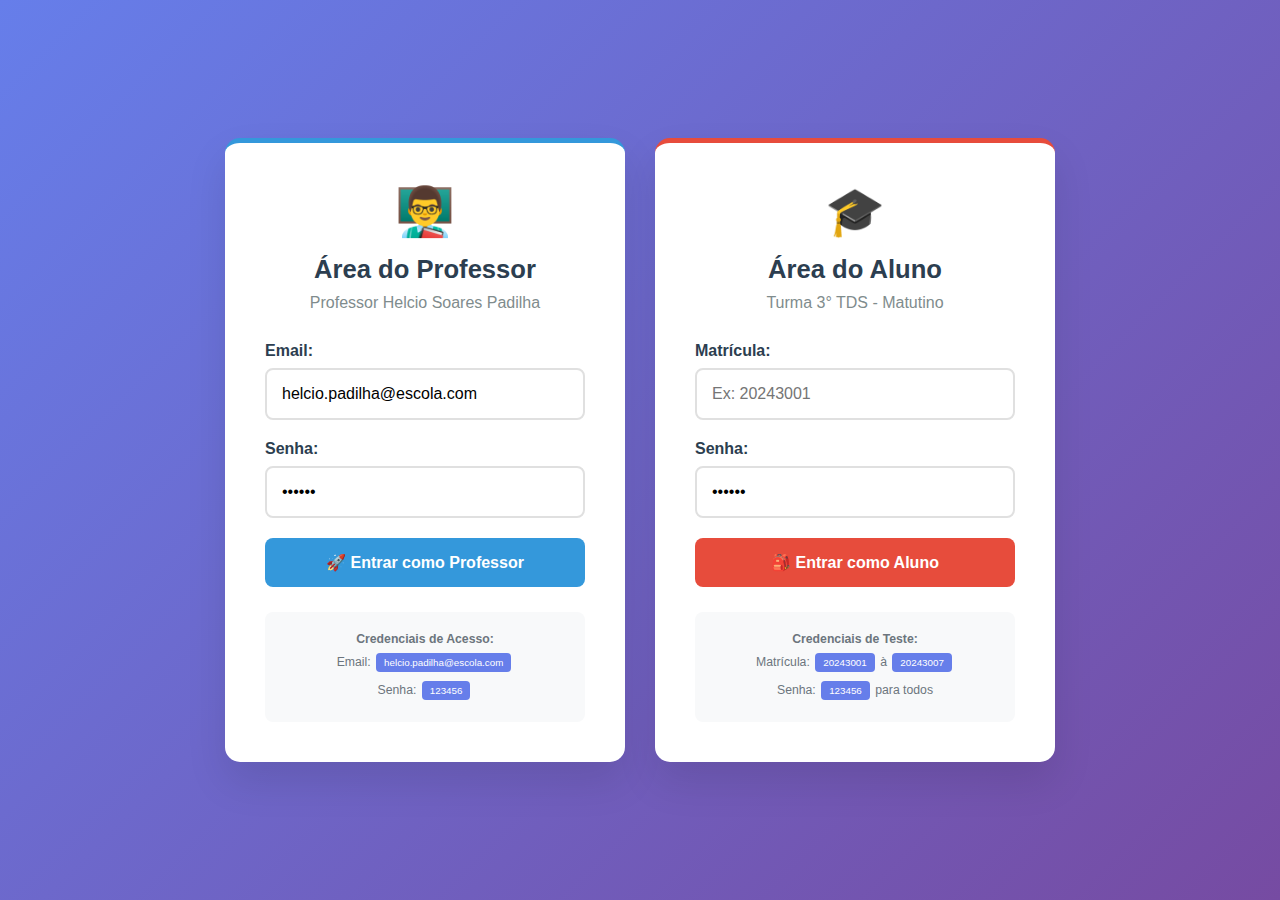
<file: index.html>
<!DOCTYPE html>
<html lang="pt-BR">
<head>
    <meta charset="UTF-8">
    <meta name="viewport" content="width=device-width, initial-scale=1.0">
    <link rel="stylesheet" href="style.css">
    <link rel="manifest" href="manifest.json">
    
    <title>Sistema Acadêmico - 3° TDS</title>
    <style>
        * {
            margin: 0;
            padding: 0;
            box-sizing: border-box;
        }

        body {
            font-family: 'Segoe UI', Tahoma, Geneva, Verdana, sans-serif;
            background: linear-gradient(135deg, #667eea 0%, #764ba2 100%);
            min-height: 100vh;
            display: flex;
            align-items: center;
            justify-content: center;
            padding: 20px;
        }

        .login-container {
            display: flex;
            gap: 30px;
            max-width: 900px;
            width: 100%;
            flex-wrap: wrap;
            justify-content: center;
        }

        .login-card {
            background: white;
            padding: 40px;
            border-radius: 15px;
            box-shadow: 0 20px 40px rgba(0,0,0,0.1);
            width: 100%;
            max-width: 400px;
            text-align: center;
        }

        .login-card.professor {
            border-top: 5px solid #3498db;
        }

        .login-card.aluno {
            border-top: 5px solid #e74c3c;
        }

        .login-header {
            margin-bottom: 30px;
        }

        .login-header h1 {
            font-size: 3em;
            margin-bottom: 15px;
        }

        .login-header h2 {
            color: #2c3e50;
            margin-bottom: 10px;
            font-size: 1.6em;
        }

        .login-header p {
            color: #7f8c8d;
            font-size: 1em;
        }

        .form-group {
            margin-bottom: 20px;
            text-align: left;
        }

        .form-group label {
            display: block;
            margin-bottom: 8px;
            font-weight: 600;
            color: #2c3e50;
        }

        .form-group input {
            width: 100%;
            padding: 15px;
            border: 2px solid #e0e0e0;
            border-radius: 8px;
            font-size: 16px;
            transition: border-color 0.3s;
        }

        .form-group input:focus {
            outline: none;
            border-color: #667eea;
        }

        .btn {
            padding: 15px 25px;
            border: none;
            border-radius: 8px;
            font-size: 16px;
            cursor: pointer;
            transition: all 0.3s ease;
            text-decoration: none;
            display: inline-block;
            text-align: center;
            width: 100%;
        }

        .btn-professor {
            background: #3498db;
            color: white;
            font-weight: 600;
        }

        .btn-professor:hover {
            background: #2980b9;
            transform: translateY(-2px);
        }

        .btn-aluno {
            background: #e74c3c;
            color: white;
            font-weight: 600;
        }

        .btn-aluno:hover {
            background: #c0392b;
            transform: translateY(-2px);
        }

        .login-footer {
            margin-top: 25px;
            padding: 15px;
            background: #f8f9fa;
            border-radius: 8px;
            font-size: 0.85em;
            color: #6c757d;
        }

        .login-footer p {
            margin: 5px 0;
            font-size: 0.9em;
        }

        .credential-badge {
            display: inline-block;
            background: #667eea;
            color: white;
            padding: 4px 8px;
            border-radius: 4px;
            font-size: 0.8em;
            margin: 2px;
        }

        .alert {
            position: fixed;
            top: 20px;
            right: 20px;
            padding: 15px 20px;
            border-radius: 8px;
            z-index: 10000;
            box-shadow: 0 4px 15px rgba(0,0,0,0.2);
            font-weight: 500;
            color: white;
        }

        .alert-success {
            background: #27ae60;
        }

        .alert-error {
            background: #e74c3c;
        }

        @media (max-width: 768px) {
            .login-container {
                flex-direction: column;
                align-items: center;
            }
            
            .login-card {
                max-width: 100%;
            }
        }
    </style>
</head>
<body>
    <div class="login-container">
        <!-- Login Professor -->
        <div class="login-card professor">
            <div class="login-header">
                <h1>👨‍🏫</h1>
                <h2>Área do Professor</h2>
                <p>Professor Helcio Soares Padilha</p>
            </div>

            <form id="loginProfessorForm">
                <div class="form-group">
                    <label for="professorEmail">Email:</label>
                    <input type="email" id="professorEmail" required value="helcio.padilha@escola.com">
                </div>

                <div class="form-group">
                    <label for="professorSenha">Senha:</label>
                    <input type="password" id="professorSenha" required value="123456">
                </div>

                <button type="button" onclick="fazerLogin('professor')" class="btn btn-professor">🚀 Entrar como Professor</button>
            </form>

            <div class="login-footer">
                <p><strong>Credenciais de Acesso:</strong></p>
                <p>Email: <span class="credential-badge">helcio.padilha@escola.com</span></p>
                <p>Senha: <span class="credential-badge">123456</span></p>
            </div>
        </div>

        <!-- Login Aluno -->
        <div class="login-card aluno">
            <div class="login-header">
                <h1>🎓</h1>
                <h2>Área do Aluno</h2>
                <p>Turma 3° TDS - Matutino</p>
            </div>

            <form id="loginAlunoForm">
                <div class="form-group">
                    <label for="alunoMatricula">Matrícula:</label>
                    <input type="text" id="alunoMatricula" required placeholder="Digite sua matrícula">
                </div>

                <div class="form-group">
                    <label for="alunoSenha">Senha:</label>
                    <input type="password" id="alunoSenha" required value="123456">
                </div>

                <button type="button" onclick="fazerLogin('aluno')" class="btn btn-aluno">🎒 Entrar como Aluno</button>
            </form>

            <div class="login-footer">
                <p><strong>Credenciais de Teste:</strong></p>
                <p>Matrícula: <span class="credential-badge">20243001</span> à <span class="credential-badge">20243007</span></p>
                <p>Senha: <span class="credential-badge">123456</span> para todos</p>
            </div>
        </div>
    </div>

    <script>
        // Dados de usuários
        const USUARIOS = {
            professor: [
                { 
                    id: 1, 
                    email: 'helcio.padilha@escola.com', 
                    senha: '123456', 
                    nome: 'Helcio Soares Padilha', 
                    tipo: 'professor',
                    turma: '3° TDS'
                }
            ],
            alunos: [
                { id: 1, matricula: '20243001', senha: '123456', nome: 'Anna Julia de Lima', tipo: 'aluno', turma: '3° TDS' },
                { id: 2, matricula: '20243002', senha: '123456', nome: 'Adrian Rodrigo', tipo: 'aluno', turma: '3° TDS' },
                { id: 3, matricula: '20243003', senha: '123456', nome: 'Hygor Meireles', tipo: 'aluno', turma: '3° TDS' },
                { id: 4, matricula: '20243004', senha: '123456', nome: 'Pedro Henrique Camargo', tipo: 'aluno', turma: '3° TDS' },
                { id: 5, matricula: '20243005', senha: '123456', nome: 'Emilly Vieira', tipo: 'aluno', turma: '3° TDS' },
                { id: 6, matricula: '20243006', senha: '123456', nome: 'Thiago Tavares', tipo: 'aluno', turma: '3° TDS' },
                { id: 7, matricula: '20243007', senha: '123456', nome: 'Vinicius Fidelis', tipo: 'aluno', turma: '3° TDS' }
            ]
        };

        // Função para mostrar alertas
        function showAlert(message, type = 'success') {
            const alertasExistentes = document.querySelectorAll('.alert');
            alertasExistentes.forEach(alert => alert.remove());

            const alert = document.createElement('div');
            alert.className = `alert alert-${type}`;
            alert.textContent = message;
            alert.style.background = type === 'success' ? '#27ae60' : '#e74c3c';
            
            document.body.appendChild(alert);
            
            setTimeout(() => {
                if (alert.parentNode) {
                    alert.remove();
                }
            }, 3000);
        }

        // Função principal de login
        function fazerLogin(tipo) {
            if (tipo === 'professor') {
                const email = document.getElementById('professorEmail').value;
                const senha = document.getElementById('professorSenha').value;

                const usuario = USUARIOS.professor.find(u => u.email === email && u.senha === senha);
                
                if (usuario) {
                    localStorage.setItem('usuarioLogado', JSON.stringify(usuario));
                    showAlert(`Bem-vindo, Professor ${usuario.nome}!`, 'success');
                    setTimeout(() => {
                        window.location.href = 'professor-dashboard.html';
                    }, 1000);
                } else {
                    showAlert('Email ou senha do professor incorretos!', 'error');
                }
            } else if (tipo === 'aluno') {
                const matricula = document.getElementById('alunoMatricula').value;
                const senha = document.getElementById('alunoSenha').value;

                const usuario = USUARIOS.alunos.find(u => u.matricula === matricula && u.senha === senha);
                
                if (usuario) {
                    localStorage.setItem('usuarioLogado', JSON.stringify(usuario));
                    showAlert(`Bem-vindo, ${usuario.nome}!`, 'success');
                    setTimeout(() => {
                        window.location.href = 'aluno-dashboard.html';
                    }, 1000);
                } else {
                    showAlert('Matrícula ou senha do aluno incorretos!', 'error');
                }
            }
        }

        // Permitir Enter para fazer login
        document.addEventListener('DOMContentLoaded', function() {
            document.getElementById('professorSenha').addEventListener('keypress', function(e) {
                if (e.key === 'Enter') {
                    fazerLogin('professor');
                }
            });

            document.getElementById('alunoSenha').addEventListener('keypress', function(e) {
                if (e.key === 'Enter') {
                    fazerLogin('aluno');
                }
            });

            // Preencher matrículas de exemplo no placeholder
            document.getElementById('alunoMatricula').placeholder = 'Ex: 20243001';
        });
    </script>
</body>
</html>
</file>
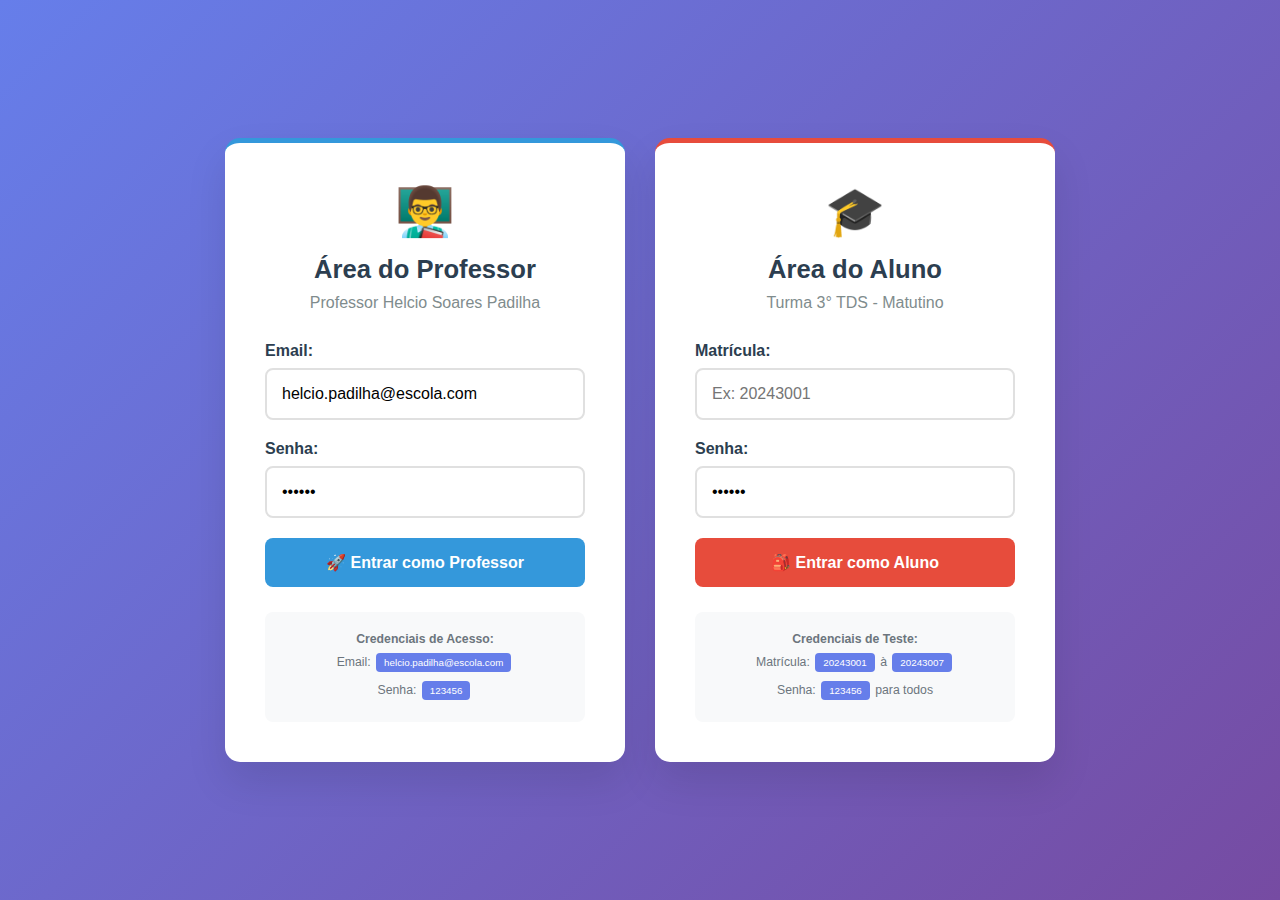
<file:  minhas-atividades.html>
<!DOCTYPE html>
<html lang="pt-BR">
<head>
    <meta charset="UTF-8">
    <meta name="viewport" content="width=device-width, initial-scale=1.0">
    <title>Minhas Atividades - 3° TDS</title>
    <style>
        * {
            margin: 0;
            padding: 0;
            box-sizing: border-box;
        }

        body {
            font-family: 'Segoe UI', Tahoma, Geneva, Verdana, sans-serif;
            background: #f8f9fa;
            min-height: 100vh;
        }

        header {
            background: linear-gradient(135deg, #2c3e50, #34495e);
            color: white;
            padding: 25px 30px;
            box-shadow: 0 4px 15px rgba(0,0,0,0.1);
        }

        .header-content {
            display: flex;
            justify-content: space-between;
            align-items: center;
            flex-wrap: wrap;
            gap: 20px;
            max-width: 1200px;
            margin: 0 auto;
        }

        .header-content h1 {
            margin: 0;
            color: white;
            font-size: 2.2em;
        }

        .header-content p {
            margin: 8px 0 0 0;
            color: #bdc3c7;
        }

        .btn {
            padding: 12px 25px;
            border: none;
            border-radius: 8px;
            font-size: 16px;
            cursor: pointer;
            transition: all 0.3s ease;
            text-decoration: none;
            display: inline-block;
            text-align: center;
        }

        .btn-primary {
            background: #667eea;
            color: white;
        }

        .btn-primary:hover {
            background: #5a6fd8;
            transform: translateY(-2px);
        }

        .btn-secondary {
            background: #95a5a6;
            color: white;
        }

        .btn-secondary:hover {
            background: #7f8c8d;
        }

        .btn-logout {
            background: #e74c3c;
            color: white;
        }

        .main-content {
            padding: 30px;
            max-width: 1200px;
            margin: 0 auto;
        }

        .filters {
            background: white;
            padding: 25px;
            border-radius: 12px;
            margin-bottom: 25px;
            display: flex;
            gap: 20px;
            flex-wrap: wrap;
            align-items: end;
            box-shadow: 0 2px 10px rgba(0,0,0,0.1);
        }

        .filter-group {
            flex: 1;
            min-width: 200px;
        }

        .filter-group label {
            display: block;
            margin-bottom: 8px;
            font-weight: 600;
            color: #2c3e50;
        }

        .filter-group select {
            width: 100%;
            padding: 12px;
            border: 2px solid #e0e0e0;
            border-radius: 8px;
            font-size: 14px;
        }

        .actions {
            margin-bottom: 20px;
            display: flex;
            gap: 15px;
            flex-wrap: wrap;
        }

        .atividades-grid {
            display: grid;
            grid-template-columns: repeat(auto-fit, minmax(350px, 1fr));
            gap: 25px;
            margin-bottom: 30px;
        }

        .atividade-card {
            background: white;
            border-radius: 12px;
            padding: 25px;
            box-shadow: 0 4px 15px rgba(0,0,0,0.1);
            border-left: 5px solid #667eea;
        }

        .atividade-card.atrasada {
            border-left-color: #e74c3c;
        }

        .atividade-card.entregue {
            border-left-color: #27ae60;
        }

        .atividade-card.pendente {
            border-left-color: #f39c12;
        }

        .atividade-header {
            display: flex;
            justify-content: between;
            align-items: flex-start;
            margin-bottom: 15px;
        }

        .atividade-title {
            flex: 1;
        }

        .atividade-title h3 {
            color: #2c3e50;
            margin-bottom: 5px;
            font-size: 1.3em;
        }

        .atividade-disciplina {
            color: #667eea;
            font-weight: 600;
            font-size: 0.9em;
        }

        .atividade-status {
            padding: 6px 12px;
            border-radius: 20px;
            font-size: 0.8em;
            font-weight: 600;
        }

        .status-entregue {
            background: #d4edda;
            color: #155724;
        }

        .status-pendente {
            background: #fff3cd;
            color: #856404;
        }

        .status-atrasada {
            background: #f8d7da;
            color: #721c24;
        }

        .atividade-info {
            margin-bottom: 15px;
        }

        .info-item {
            display: flex;
            margin-bottom: 8px;
            color: #666;
        }

        .info-label {
            font-weight: 600;
            min-width: 120px;
            color: #2c3e50;
        }

        .atividade-descricao {
            background: #f8f9fa;
            padding: 15px;
            border-radius: 8px;
            margin-bottom: 15px;
            font-size: 0.95em;
            line-height: 1.5;
        }

        .atividade-actions {
            display: flex;
            gap: 10px;
            flex-wrap: wrap;
        }

        .btn-small {
            padding: 8px 15px;
            font-size: 0.9em;
        }

        .alert {
            position: fixed;
            top: 20px;
            right: 20px;
            padding: 15px 20px;
            border-radius: 8px;
            z-index: 10000;
            box-shadow: 0 4px 15px rgba(0,0,0,0.2);
            font-weight: 500;
            color: white;
            background: #27ae60;
        }

        @media (max-width: 768px) {
            .filters {
                flex-direction: column;
            }
            
            .filter-group {
                min-width: 100%;
            }
            
            .atividades-grid {
                grid-template-columns: 1fr;
            }
            
            .atividade-header {
                flex-direction: column;
                gap: 10px;
            }
        }
    </style>
</head>
<body>
    <header>
        <div class="header-content">
            <div>
                <h1>📝 Minhas Atividades - 3° TDS</h1>
                <p>Controle de tarefas e trabalhos acadêmicos</p>
            </div>
            <div>
                <a href="index.html" class="btn btn-secondary">🏠 Início</a>
                <button onclick="logout()" class="btn btn-logout">🚪 Sair</button>
            </div>
        </div>
    </header>

    <main class="main-content">
        <div class="filters">
            <div class="filter-group">
                <label for="status">Filtrar por Status:</label>
                <select id="status">
                    <option value="todos">Todas as Atividades</option>
                    <option value="pendente">Pendentes</option>
                    <option value="entregue">Entregues</option>
                    <option value="atrasada">Atrasadas</option>
                </select>
            </div>
            <div class="filter-group">
                <label for="disciplina">Filtrar por Disciplina:</label>
                <select id="disciplina">
                    <option value="todas">Todas as Disciplinas</option>
                    <option value="TDS-301">Desenvolvimento Web</option>
                    <option value="TDS-302">Banco de Dados</option>
                    <option value="TDS-303">Programação Mobile</option>
                    <option value="TDS-304">Redes de Computadores</option>
                    <option value="TDS-305">Engenharia de Software</option>
                </select>
            </div>
        </div>

        <div class="actions">
            <button onclick="novaAtividade()" class="btn btn-primary">➕ Nova Atividade</button>
            <button onclick="exportarAtividades()" class="btn btn-primary">📥 Exportar Lista</button>
        </div>

        <div class="atividades-grid" id="atividadesGrid">
            <!-- Atividade 1 -->
            <div class="atividade-card pendente">
                <div class="atividade-header">
                    <div class="atividade-title">
                        <h3>Projeto Site E-commerce</h3>
                        <div class="atividade-disciplina">TDS-301 - Desenvolvimento Web</div>
                    </div>
                    <span class="atividade-status status-pendente">Pendente</span>
                </div>
                <div class="atividade-info">
                    <div class="info-item">
                        <span class="info-label">📅 Entrega:</span>
                        <span>15/12/2024</span>
                    </div>
                    <div class="info-item">
                        <span class="info-label">⏰ Faltam:</span>
                        <span>15 dias</span>
                    </div>
                    <div class="info-item">
                        <span class="info-label">📊 Valor:</span>
                        <span>10.0 pontos</span>
                    </div>
                </div>
                <div class="atividade-descricao">
                    Desenvolver um site completo de e-commerce utilizando HTML, CSS, JavaScript e integração com API. Deve conter: catálogo de produtos, carrinho de compras, checkout e área administrativa.
                </div>
                <div class="atividade-actions">
                    <button class="btn btn-primary btn-small" onclick="entregarAtividade(1)">📤 Entregar</button>
                    <button class="btn btn-secondary btn-small" onclick="detalhesAtividade(1)">👁️ Detalhes</button>
                </div>
            </div>

            <!-- Atividade 2 -->
            <div class="atividade-card entregue">
                <div class="atividade-header">
                    <div class="atividade-title">
                        <h3>Modelagem Banco Biblioteca</h3>
                        <div class="atividade-disciplina">TDS-302 - Banco de Dados</div>
                    </div>
                    <span class="atividade-status status-entregue">Entregue</span>
                </div>
                <div class="atividade-info">
                    <div class="info-item">
                        <span class="info-label">📅 Entrega:</span>
                        <span>01/12/2024</span>
                    </div>
                    <div class="info-item">
                        <span class="info-label">✅ Entregue em:</span>
                        <span>30/11/2024</span>
                    </div>
                    <div class="info-item">
                        <span class="info-label">🎯 Nota:</span>
                        <span>9.5/10.0</span>
                    </div>
                </div>
                <div class="atividade-descricao">
                    Criar modelo conceitual, lógico e físico para sistema de biblioteca. Incluir: livros, autores, usuários, empréstimos, reservas e multas.
                </div>
                <div class="atividade-actions">
                    <button class="btn btn-secondary btn-small" onclick="detalhesAtividade(2)">👁️ Detalhes</button>
                    <button class="btn btn-secondary btn-small" onclick="baixarArquivo(2)">📥 Download</button>
                </div>
            </div>

            <!-- Atividade 3 -->
            <div class="atividade-card pendente">
                <div class="atividade-header">
                    <div class="atividade-title">
                        <h3>App Calculadora React Native</h3>
                        <div class="atividade-disciplina">TDS-303 - Programação Mobile</div>
                    </div>
                    <span class="atividade-status status-pendente">Pendente</span>
                </div>
                <div class="atividade-info">
                    <div class="info-item">
                        <span class="info-label">📅 Entrega:</span>
                        <span>20/12/2024</span>
                    </div>
                    <div class="info-item">
                        <span class="info-label">⏰ Faltam:</span>
                        <span>20 dias</span>
                    </div>
                    <div class="info-item">
                        <span class="info-label">📊 Valor:</span>
                        <span>8.0 pontos</span>
                    </div>
                </div>
                <div class="atividade-descricao">
                    Desenvolver aplicativo de calculadora em React Native com operações básicas e científicas. Deve funcionar em Android e iOS.
                </div>
                <div class="atividade-actions">
                    <button class="btn btn-primary btn-small" onclick="entregarAtividade(3)">📤 Entregar</button>
                    <button class="btn btn-secondary btn-small" onclick="detalhesAtividade(3)">👁️ Detalhes</button>
                </div>
            </div>

            <!-- Atividade 4 -->
            <div class="atividade-card atrasada">
                <div class="atividade-header">
                    <div class="atividade-title">
                        <h3>Relatório Topologia Rede</h3>
                        <div class="atividade-disciplina">TDS-304 - Redes de Computadores</div>
                    </div>
                    <span class="atividade-status status-atrasada">Atrasada</span>
                </div>
                <div class="atividade-info">
                    <div class="info-item">
                        <span class="info-label">📅 Entrega:</span>
                        <span>25/11/2024</span>
                    </div>
                    <div class="info-item">
                        <span class="info-label">⚠️ Atraso:</span>
                        <span>5 dias</span>
                    </div>
                    <div class="info-item">
                        <span class="info-label">📊 Valor:</span>
                        <span>7.0 pontos</span>
                    </div>
                </div>
                <div class="atividade-descricao">
                    Elaborar relatório comparativo entre topologias de rede: estrela, barramento, anel e malha. Incluir vantagens, desvantagens e cenários de uso.
                </div>
                <div class="atividade-actions">
                    <button class="btn btn-primary btn-small" onclick="entregarAtividade(4)">📤 Entregar</button>
                    <button class="btn btn-secondary btn-small" onclick="solicitarProrrogacao(4)">📅 Prorrogar</button>
                </div>
            </div>

            <!-- Atividade 5 -->
            <div class="atividade-card pendente">
                <div class="atividade-header">
                    <div class="atividade-title">
                        <h3>Diagrama Casos de Uso</h3>
                        <div class="atividade-disciplina">TDS-305 - Engenharia de Software</div>
                    </div>
                    <span class="atividade-status status-pendente">Pendente</span>
                </div>
                <div class="atividade-info">
                    <div class="info-item">
                        <span class="info-label">📅 Entrega:</span>
                        <span>10/12/2024</span>
                    </div>
                    <div class="info-item">
                        <span class="info-label">⏰ Faltam:</span>
                        <span>10 dias</span>
                    </div>
                    <div class="info-item">
                        <span class="info-label">📊 Valor:</span>
                        <span>6.0 pontos</span>
                    </div>
                </div>
                <div class="atividade-descricao">
                    Criar diagrama de casos de uso para sistema de gestão acadêmica. Incluir atores, casos de uso e relacionamentos.
                </div>
                <div class="atividade-actions">
                    <button class="btn btn-primary btn-small" onclick="entregarAtividade(5)">📤 Entregar</button>
                    <button class="btn btn-secondary btn-small" onclick="detalhesAtividade(5)">👁️ Detalhes</button>
                </div>
            </div>
        </div>
    </main>

    <script>
        function showAlert(message, type = 'success') {
            const alertasExistentes = document.querySelectorAll('.alert');
            alertasExistentes.forEach(alert => alert.remove());

            const alert = document.createElement('div');
            alert.className = `alert`;
            alert.textContent = message;
            alert.style.background = type === 'success' ? '#27ae60' : '#e74c3c';
            
            document.body.appendChild(alert);
            
            setTimeout(() => {
                if (alert.parentNode) {
                    alert.remove();
                }
            }, 3000);
        }

        function filtrarAtividades() {
            const statusFilter = document.getElementById('status').value;
            const disciplinaFilter = document.getElementById('disciplina').value;
            
            const cards = document.querySelectorAll('.atividade-card');
            
            cards.forEach(card => {
                const status = card.classList.contains('entregue') ? 'entregue' : 
                             card.classList.contains('atrasada') ? 'atrasada' : 'pendente';
                const disciplina = card.querySelector('.atividade-disciplina').textContent.split(' - ')[0];
                
                const matchStatus = statusFilter === 'todos' || status === statusFilter;
                const matchDisciplina = disciplinaFilter === 'todas' || disciplina === disciplinaFilter;
                
                if (matchStatus && matchDisciplina) {
                    card.style.display = 'block';
                } else {
                    card.style.display = 'none';
                }
            });
        }

        function entregarAtividade(id) {
            showAlert(`Atividade ${id} entregue com sucesso!`, 'success');
            // Simular mudança de status
            setTimeout(() => {
                const card = document.querySelector(`.atividade-card:nth-child(${id})`);
                card.classList.remove('pendente', 'atrasada');
                card.classList.add('entregue');
                card.querySelector('.atividade-status').textContent = 'Entregue';
                card.querySelector('.atividade-status').className = 'atividade-status status-entregue';
            }, 1000);
        }

        function detalhesAtividade(id) {
            showAlert(`Abrindo detalhes da atividade ${id}...`, 'success');
        }

        function baixarArquivo(id) {
            showAlert(`Iniciando download do arquivo ${id}...`, 'success');
        }

        function solicitarProrrogacao(id) {
            if (confirm('Deseja solicitar prorrogação para esta atividade?')) {
                showAlert('Solicitação de prorrogação enviada!', 'success');
            }
        }

        function novaAtividade() {
            showAlert('Abrindo formulário para nova atividade...', 'success');
        }

        function exportarAtividades() {
            showAlert('Exportando lista de atividades...', 'success');
        }

        function logout() {
            if (confirm('Tem certeza que deseja sair?')) {
                localStorage.removeItem('usuarioLogado');
                window.location.href = 'index.html';
            }
        }

        document.addEventListener('DOMContentLoaded', function() {
            const usuarioLogado = localStorage.getItem('usuarioLogado');
            if (!usuarioLogado) {
                window.location.href = 'index.html';
                return;
            }

            document.getElementById('status').addEventListener('change', filtrarAtividades);
            document.getElementById('disciplina').addEventListener('change', filtrarAtividades);
        });
    </script>
</body>
</html>
</file>
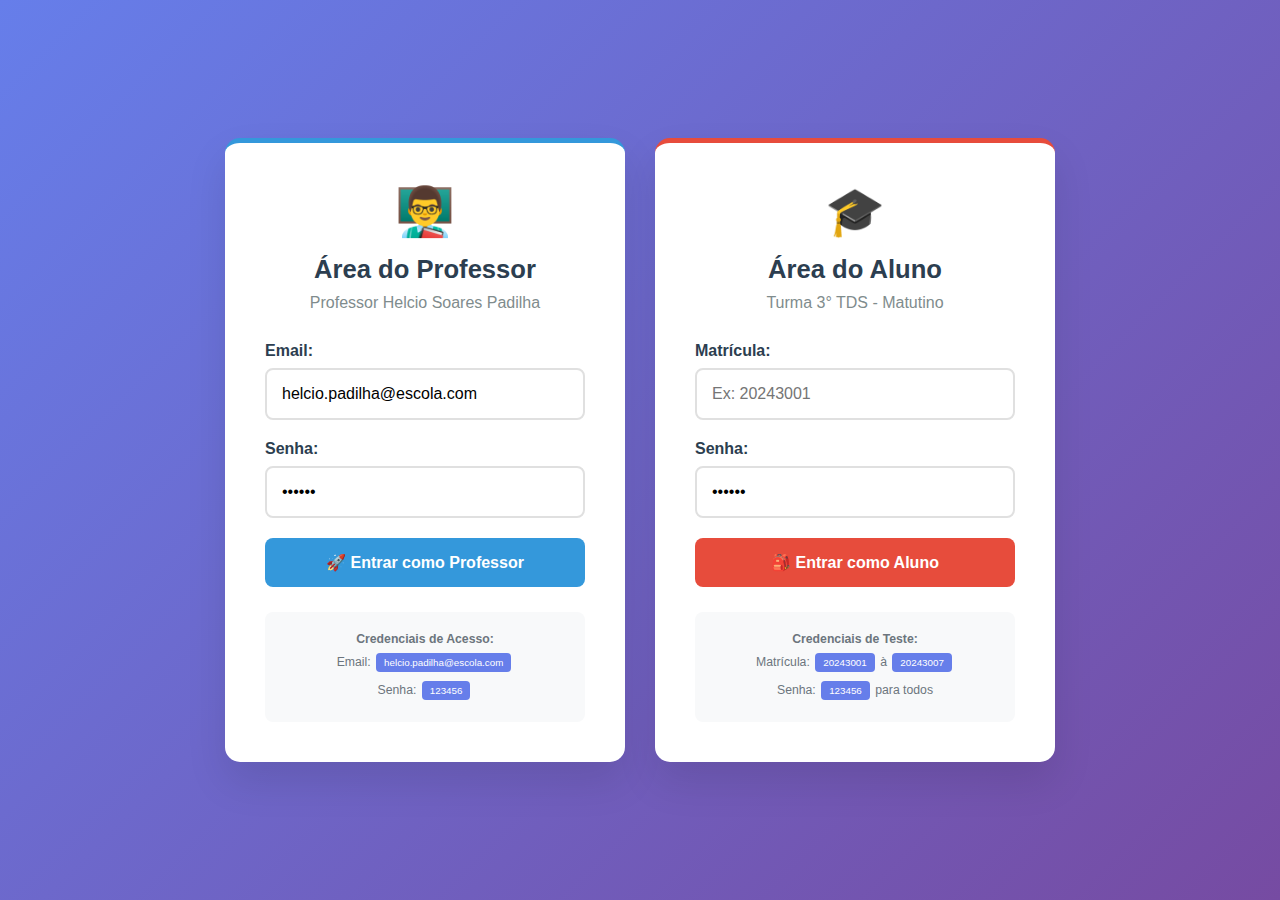
<file:  minhas-notas.html>
<!DOCTYPE html>
<html lang="pt-BR">
<head>
    <meta charset="UTF-8">
    <meta name="viewport" content="width=device-width, initial-scale=1.0">
    <title>Minhas Notas - 3° TDS</title>
    <style>
        * {
            margin: 0;
            padding: 0;
            box-sizing: border-box;
        }

        body {
            font-family: 'Segoe UI', Tahoma, Geneva, Verdana, sans-serif;
            background: #f8f9fa;
            min-height: 100vh;
        }

        header {
            background: linear-gradient(135deg, #2c3e50, #34495e);
            color: white;
            padding: 25px 30px;
            box-shadow: 0 4px 15px rgba(0,0,0,0.1);
        }

        .header-content {
            display: flex;
            justify-content: space-between;
            align-items: center;
            flex-wrap: wrap;
            gap: 20px;
            max-width: 1200px;
            margin: 0 auto;
        }

        .header-content h1 {
            margin: 0;
            color: white;
            font-size: 2.2em;
        }

        .header-content p {
            margin: 8px 0 0 0;
            color: #bdc3c7;
        }

        .btn {
            padding: 12px 25px;
            border: none;
            border-radius: 8px;
            font-size: 16px;
            cursor: pointer;
            transition: all 0.3s ease;
            text-decoration: none;
            display: inline-block;
            text-align: center;
        }

        .btn-primary {
            background: #667eea;
            color: white;
        }

        .btn-primary:hover {
            background: #5a6fd8;
            transform: translateY(-2px);
        }

        .btn-secondary {
            background: #95a5a6;
            color: white;
        }

        .btn-secondary:hover {
            background: #7f8c8d;
        }

        .btn-logout {
            background: #e74c3c;
            color: white;
        }

        .main-content {
            padding: 30px;
            max-width: 1200px;
            margin: 0 auto;
        }

        .filters {
            background: white;
            padding: 25px;
            border-radius: 12px;
            margin-bottom: 25px;
            display: flex;
            gap: 20px;
            flex-wrap: wrap;
            align-items: end;
            box-shadow: 0 2px 10px rgba(0,0,0,0.1);
        }

        .filter-group {
            flex: 1;
            min-width: 200px;
        }

        .filter-group label {
            display: block;
            margin-bottom: 8px;
            font-weight: 600;
            color: #2c3e50;
        }

        .filter-group select {
            width: 100%;
            padding: 12px;
            border: 2px solid #e0e0e0;
            border-radius: 8px;
            font-size: 14px;
        }

        .stats-grid {
            display: grid;
            grid-template-columns: repeat(auto-fit, minmax(200px, 1fr));
            gap: 20px;
            margin-bottom: 30px;
        }

        .stat-card {
            background: white;
            padding: 25px;
            border-radius: 12px;
            box-shadow: 0 4px 15px rgba(0,0,0,0.1);
            text-align: center;
        }

        .stat-number {
            font-size: 2.5em;
            font-weight: bold;
            margin-bottom: 10px;
        }

        .stat-number.media-alta { color: #27ae60; }
        .stat-number.media-media { color: #f39c12; }
        .stat-number.media-baixa { color: #e74c3c; }

        .stat-label {
            color: #7f8c8d;
            font-size: 1em;
        }

        .table-container {
            background: white;
            border-radius: 12px;
            overflow: hidden;
            box-shadow: 0 4px 15px rgba(0,0,0,0.1);
            margin-bottom: 30px;
        }

        table {
            width: 100%;
            border-collapse: collapse;
        }

        th {
            background: #34495e;
            color: white;
            padding: 15px;
            text-align: left;
            font-weight: 600;
        }

        td {
            padding: 15px;
            border-bottom: 1px solid #ecf0f1;
        }

        tr:hover {
            background: #f8f9fa;
        }

        .nota {
            padding: 6px 12px;
            border-radius: 20px;
            font-size: 0.85em;
            font-weight: 600;
            text-align: center;
            display: inline-block;
            min-width: 50px;
        }

        .nota.aprovado { 
            background: #d4edda; 
            color: #155724; 
        }

        .nota.recuperacao { 
            background: #fff3cd; 
            color: #856404; 
        }

        .nota.reprovado { 
            background: #f8d7da; 
            color: #721c24; 
        }

        .media-final {
            font-weight: bold;
            font-size: 1.1em;
        }

        .situacao {
            padding: 6px 12px;
            border-radius: 20px;
            font-size: 0.85em;
            font-weight: 600;
            text-align: center;
        }

        .situacao.aprovado { 
            background: #d4edda; 
            color: #155724; 
        }

        .situacao.recuperacao { 
            background: #fff3cd; 
            color: #856404; 
        }

        .situacao.reprovado { 
            background: #f8d7da; 
            color: #721c24; 
        }

        .alert {
            position: fixed;
            top: 20px;
            right: 20px;
            padding: 15px 20px;
            border-radius: 8px;
            z-index: 10000;
            box-shadow: 0 4px 15px rgba(0,0,0,0.2);
            font-weight: 500;
            color: white;
            background: #27ae60;
        }

        @media (max-width: 768px) {
            .filters {
                flex-direction: column;
            }
            
            .filter-group {
                min-width: 100%;
            }
            
            .stats-grid {
                grid-template-columns: 1fr;
            }
            
            .table-container {
                overflow-x: auto;
            }
        }
    </style>
</head>
<body>
    <header>
        <div class="header-content">
            <div>
                <h1>📊 Minhas Notas - 3° TDS</h1>
                <p>Controle de notas e desempenho acadêmico</p>
            </div>
            <div>
                <a href="index.html" class="btn btn-secondary">🏠 Início</a>
                <button onclick="logout()" class="btn btn-logout">🚪 Sair</button>
            </div>
        </div>
    </header>

    <main class="main-content">
        <div class="filters">
            <div class="filter-group">
                <label for="aluno">Selecionar Aluno:</label>
                <select id="aluno">
                    <option value="todos">Todos os Alunos</option>
                    <option value="20243001">Anna Julia de Lima</option>
                    <option value="20243002">Adrian Rodrigo</option>
                    <option value="20243003">Hygor Meireles</option>
                    <option value="20243004">Pedro Henrique Camargo</option>
                    <option value="20243005">Emilly Vieira</option>
                    <option value="20243006">Thiago Tavares</option>
                    <option value="20243007">Vinicius Fidelis</option>
                </select>
            </div>
            <div class="filter-group">
                <label for="disciplina">Filtrar por Disciplina:</label>
                <select id="disciplina">
                    <option value="todas">Todas as Disciplinas</option>
                    <option value="TDS-301">Desenvolvimento Web</option>
                    <option value="TDS-302">Banco de Dados</option>
                    <option value="TDS-303">Programação Mobile</option>
                    <option value="TDS-304">Redes de Computadores</option>
                    <option value="TDS-305">Engenharia de Software</option>
                </select>
            </div>
        </div>

        <div class="stats-grid">
            <div class="stat-card">
                <div class="stat-number media-alta">7.8</div>
                <div class="stat-label">Média Geral</div>
            </div>
            <div class="stat-card">
                <div class="stat-number media-alta">4</div>
                <div class="stat-label">Disciplinas Aprovadas</div>
            </div>
            <div class="stat-card">
                <div class="stat-number media-media">1</div>
                <div class="stat-label">Em Recuperação</div>
            </div>
            <div class="stat-card">
                <div class="stat-number media-alta">85%</div>
                <div class="stat-label">Frequência</div>
            </div>
        </div>

        <div class="table-container">
            <table id="tabelaNotas">
                <thead>
                    <tr>
                        <th>Disciplina</th>
                        <th>N1</th>
                        <th>N2</th>
                        <th>N3</th>
                        <th>N4</th>
                        <th>Média</th>
                        <th>Situação</th>
                    </tr>
                </thead>
                <tbody>
                    <tr>
                        <td><strong>TDS-301</strong><br>Desenvolvimento Web</td>
                        <td><span class="nota aprovado">8.5</span></td>
                        <td><span class="nota aprovado">7.8</span></td>
                        <td><span class="nota aprovado">9.2</span></td>
                        <td><span class="nota aprovado">8.0</span></td>
                        <td class="media-final">8.4</td>
                        <td><span class="situacao aprovado">Aprovado</span></td>
                    </tr>
                    <tr>
                        <td><strong>TDS-302</strong><br>Banco de Dados</td>
                        <td><span class="nota aprovado">7.0</span></td>
                        <td><span class="nota aprovado">6.5</span></td>
                        <td><span class="nota aprovado">8.8</span></td>
                        <td><span class="nota aprovado">7.5</span></td>
                        <td class="media-final">7.5</td>
                        <td><span class="situacao aprovado">Aprovado</span></td>
                    </tr>
                    <tr>
                        <td><strong>TDS-303</strong><br>Programação Mobile</td>
                        <td><span class="nota aprovado">9.0</span></td>
                        <td><span class="nota aprovado">8.5</span></td>
                        <td><span class="nota aprovado">9.5</span></td>
                        <td><span class="nota aprovado">8.8</span></td>
                        <td class="media-final">8.9</td>
                        <td><span class="situacao aprovado">Aprovado</span></td>
                    </tr>
                    <tr>
                        <td><strong>TDS-304</strong><br>Redes de Computadores</td>
                        <td><span class="nota aprovado">6.0</span></td>
                        <td><span class="nota recuperacao">5.2</span></td>
                        <td><span class="nota aprovado">7.8</span></td>
                        <td><span class="nota aprovado">6.5</span></td>
                        <td class="media-final">6.4</td>
                        <td><span class="situacao recuperacao">Recuperação</span></td>
                    </tr>
                    <tr>
                        <td><strong>TDS-305</strong><br>Engenharia de Software</td>
                        <td><span class="nota aprovado">8.0</span></td>
                        <td><span class="nota aprovado">7.2</span></td>
                        <td><span class="nota aprovado">8.5</span></td>
                        <td><span class="nota aprovado">7.8</span></td>
                        <td class="media-final">7.9</td>
                        <td><span class="situacao aprovado">Aprovado</span></td>
                    </tr>
                </tbody>
            </table>
        </div>

        <div class="actions">
            <button onclick="imprimirBoletim()" class="btn btn-primary">🖨️ Imprimir Boletim</button>
            <button onclick="exportarNotas()" class="btn btn-primary">📥 Exportar CSV</button>
        </div>
    </main>

    <script>
        function showAlert(message, type = 'success') {
            const alertasExistentes = document.querySelectorAll('.alert');
            alertasExistentes.forEach(alert => alert.remove());

            const alert = document.createElement('div');
            alert.className = `alert`;
            alert.textContent = message;
            alert.style.background = type === 'success' ? '#27ae60' : '#e74c3c';
            
            document.body.appendChild(alert);
            
            setTimeout(() => {
                if (alert.parentNode) {
                    alert.remove();
                }
            }, 3000);
        }

        function filtrarNotas() {
            const alunoFilter = document.getElementById('aluno').value;
            const disciplinaFilter = document.getElementById('disciplina').value;
            
            const linhas = document.querySelectorAll('#tabelaNotas tbody tr');
            
            linhas.forEach(linha => {
                const disciplinaCodigo = linha.cells[0].querySelector('strong').textContent;
                
                const matchAluno = alunoFilter === 'todos';
                const matchDisciplina = disciplinaFilter === 'todas' || disciplinaCodigo === disciplinaFilter;
                
                if (matchAluno && matchDisciplina) {
                    linha.style.display = '';
                } else {
                    linha.style.display = 'none';
                }
            });
        }

        function imprimirBoletim() {
            showAlert('Preparando boletim para impressão...', 'success');
            setTimeout(() => {
                window.print();
            }, 1000);
        }

        function exportarNotas() {
            showAlert('Exportando notas para CSV...', 'success');
            // Simular exportação
            setTimeout(() => {
                showAlert('Notas exportadas com sucesso!', 'success');
            }, 1500);
        }

        function logout() {
            if (confirm('Tem certeza que deseja sair?')) {
                localStorage.removeItem('usuarioLogado');
                window.location.href = 'index.html';
            }
        }

        document.addEventListener('DOMContentLoaded', function() {
            const usuarioLogado = localStorage.getItem('usuarioLogado');
            if (!usuarioLogado) {
                window.location.href = 'index.html';
                return;
            }

            document.getElementById('aluno').addEventListener('change', filtrarNotas);
            document.getElementById('disciplina').addEventListener('change', filtrarNotas);
        });

        // Adicionar estilos para impressão
        const style = document.createElement('style');
        style.textContent = `
            @media print {
                .btn, .filters, .stats-grid, .actions {
                    display: none !important;
                }
                body {
                    background: white !important;
                }
                .table-container {
                    box-shadow: none !important;
                }
            }
        `;
        document.head.appendChild(style);
    </script>

    <style>
        .actions {
            display: flex;
            gap: 15px;
            justify-content: center;
            margin-top: 20px;
            flex-wrap: wrap;
        }
    </style>
</body>
</html>
</file>
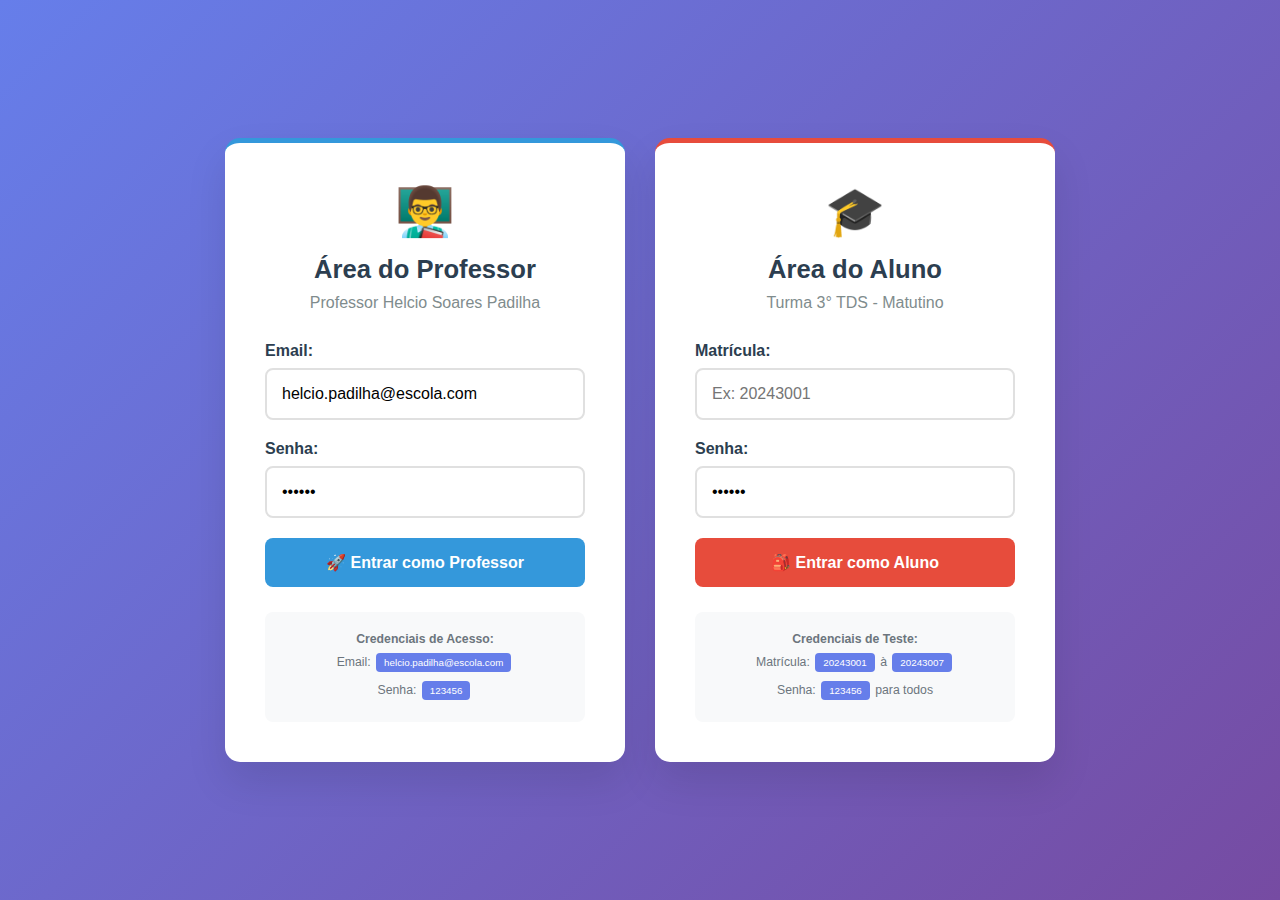
<file:  professor-notas.html>
<!DOCTYPE html>
<html lang="pt-BR">
<head>
    <meta charset="UTF-8">
    <meta name="viewport" content="width=device-width, initial-scale=1.0">
    <title>Lançar Notas - Professor</title>
    <style>
        * {
            margin: 0;
            padding: 0;
            box-sizing: border-box;
        }

        body {
            font-family: 'Segoe UI', Tahoma, Geneva, Verdana, sans-serif;
            background: #f8f9fa;
            min-height: 100vh;
        }

        header {
            background: linear-gradient(135deg, #2c3e50, #34495e);
            color: white;
            padding: 25px 30px;
            box-shadow: 0 4px 15px rgba(0,0,0,0.1);
        }

        .header-content {
            display: flex;
            justify-content: space-between;
            align-items: center;
            flex-wrap: wrap;
            gap: 20px;
            max-width: 1200px;
            margin: 0 auto;
        }

        .header-content h1 {
            margin: 0;
            color: white;
            font-size: 2.2em;
        }

        .header-content p {
            margin: 8px 0 0 0;
            color: #bdc3c7;
        }

        .btn {
            padding: 12px 25px;
            border: none;
            border-radius: 8px;
            font-size: 16px;
            cursor: pointer;
            transition: all 0.3s ease;
            text-decoration: none;
            display: inline-block;
            text-align: center;
        }

        .btn-primary {
            background: #3498db;
            color: white;
        }

        .btn-primary:hover {
            background: #2980b9;
            transform: translateY(-2px);
        }

        .btn-secondary {
            background: #95a5a6;
            color: white;
        }

        .btn-secondary:hover {
            background: #7f8c8d;
        }

        .btn-success {
            background: #27ae60;
            color: white;
        }

        .btn-success:hover {
            background: #219653;
        }

        .btn-logout {
            background: #e74c3c;
            color: white;
        }

        .main-content {
            padding: 30px 20px;
            max-width: 1200px;
            margin: 0 auto;
        }

        .filters {
            background: white;
            padding: 25px;
            border-radius: 12px;
            margin-bottom: 25px;
            display: flex;
            gap: 20px;
            flex-wrap: wrap;
            align-items: end;
            box-shadow: 0 2px 10px rgba(0,0,0,0.1);
        }

        .filter-group {
            flex: 1;
            min-width: 200px;
        }

        .filter-group label {
            display: block;
            margin-bottom: 8px;
            font-weight: 600;
            color: #2c3e50;
        }

        .filter-group select,
        .filter-group input {
            width: 100%;
            padding: 12px;
            border: 2px solid #e0e0e0;
            border-radius: 8px;
            font-size: 14px;
        }

        .notas-container {
            background: white;
            border-radius: 12px;
            padding: 25px;
            box-shadow: 0 4px 15px rgba(0,0,0,0.1);
        }

        .table-container {
            overflow-x: auto;
        }

        table {
            width: 100%;
            border-collapse: collapse;
            margin-bottom: 20px;
        }

        th {
            background: #34495e;
            color: white;
            padding: 15px;
            text-align: left;
            font-weight: 600;
        }

        td {
            padding: 15px;
            border-bottom: 1px solid #ecf0f1;
        }

        tr:hover {
            background: #f8f9fa;
        }

        .nota-input {
            width: 80px;
            padding: 8px;
            border: 2px solid #e0e0e0;
            border-radius: 6px;
            text-align: center;
            font-size: 14px;
        }

        .nota-input:focus {
            outline: none;
            border-color: #3498db;
        }

        .aluno-info {
            display: flex;
            align-items: center;
            gap: 15px;
        }

        .aluno-avatar {
            width: 40px;
            height: 40px;
            background: #3498db;
            border-radius: 50%;
            display: flex;
            align-items: center;
            justify-content: center;
            color: white;
            font-weight: bold;
        }

        .actions {
            display: flex;
            gap: 10px;
            justify-content: flex-end;
            margin-top: 20px;
            padding-top: 20px;
            border-top: 1px solid #ecf0f1;
        }

        .disciplina-header {
            background: #f8f9fa;
            padding: 20px;
            border-radius: 8px;
            margin-bottom: 20px;
        }

        .disciplina-header h3 {
            color: #2c3e50;
            margin-bottom: 5px;
        }

        .disciplina-info {
            color: #7f8c8d;
            font-size: 0.9em;
        }

        .status-badge {
            padding: 4px 8px;
            border-radius: 12px;
            font-size: 0.8em;
            font-weight: 600;
        }

        .status-salvo { background: #d4edda; color: #155724; }
        .status-pendente { background: #fff3cd; color: #856404; }

        footer {
            background: #2c3e50;
            color: white;
            padding: 25px;
            text-align: center;
            margin-top: 50px;
        }

        footer p {
            margin: 0;
            color: #bdc3c7;
        }

        @media (max-width: 768px) {
            .filters {
                flex-direction: column;
            }
            
            .filter-group {
                min-width: 100%;
            }
            
            .actions {
                flex-direction: column;
            }
            
            .aluno-info {
                flex-direction: column;
                align-items: flex-start;
                gap: 5px;
            }
        }
    </style>
</head>
<body>
    <header>
        <div class="header-content">
            <div>
                <h1>📝 Lançar Notas</h1>
                <p>Turma 3° TDS - Professor Helcio Soares Padilha</p>
            </div>
            <div>
                <a href="professor-dashboard.html" class="btn btn-secondary">🏠 Voltar</a>
                <button onclick="logout()" class="btn btn-logout">🚪 Sair</button>
            </div>
        </div>
    </header>

    <main class="main-content">
        <div class="filters">
            <div class="filter-group">
                <label for="disciplina">Disciplina:</label>
                <select id="disciplina" onchange="carregarNotas()">
                    <option value="1">Desenvolvimento Web</option>
                    <option value="2">Banco de Dados</option>
                    <option value="3">Programação Mobile</option>
                    <option value="4">Redes de Computadores</option>
                    <option value="5">Engenharia de Software</option>
                </select>
            </div>
            <div class="filter-group">
                <label for="tipoAvaliacao">Tipo de Avaliação:</label>
                <select id="tipoAvaliacao" onchange="carregarNotas()">
                    <option value="Prova Bimestral">Prova Bimestral</option>
                    <option value="Trabalho Prático">Trabalho Prático</option>
                    <option value="Apresentação">Apresentação</option>
                    <option value="Projeto">Projeto</option>
                    <option value="Exercício">Exercício</option>
                </select>
            </div>
            <div class="filter-group">
                <label for="dataAvaliacao">Data da Avaliação:</label>
                <input type="date" id="dataAvaliacao" onchange="carregarNotas()">
            </div>
        </div>

        <div class="notas-container">
            <div class="disciplina-header">
                <h3 id="nomeDisciplina">Desenvolvimento Web</h3>
                <div class="disciplina-info">
                    <span id="infoAvaliacao">Prova Bimestral - </span>
                    <span id="infoData">A definir</span>
                </div>
            </div>

            <div class="table-container">
                <table id="tabelaNotas">
                    <thead>
                        <tr>
                            <th>Aluno</th>
                            <th>Matrícula</th>
                            <th>Nota (0-10)</th>
                            <th>Status</th>
                            <th>Observações</th>
                        </tr>
                    </thead>
                    <tbody>
                        <tr>
                            <td>
                                <div class="aluno-info">
                                    <div class="aluno-avatar">A</div>
                                    <div>
                                        <div>Anna Julia de Lima</div>
                                        <small style="color: #7f8c8d;">anna.lima@escola.com</small>
                                    </div>
                                </div>
                            </td>
                            <td><strong>20243001</strong></td>
                            <td>
                                <input type="number" class="nota-input" min="0" max="10" step="0.1" value="8.5" 
                                       onchange="atualizarStatus(this, '20243001')">
                            </td>
                            <td><span class="status-badge status-salvo">Salvo</span></td>
                            <td>
                                <input type="text" placeholder="Observações..." style="width: 100%; padding: 8px; border: 1px solid #e0e0e0; border-radius: 4px;">
                            </td>
                        </tr>
                        <tr>
                            <td>
                                <div class="aluno-info">
                                    <div class="aluno-avatar">A</div>
                                    <div>
                                        <div>Adrian Rodrigo</div>
                                        <small style="color: #7f8c8d;">adrian.rodrigo@escola.com</small>
                                    </div>
                                </div>
                            </td>
                            <td><strong>20243002</strong></td>
                            <td>
                                <input type="number" class="nota-input" min="0" max="10" step="0.1" value="7.8" 
                                       onchange="atualizarStatus(this, '20243002')">
                            </td>
                            <td><span class="status-badge status-salvo">Salvo</span></td>
                            <td>
                                <input type="text" placeholder="Observações..." style="width: 100%; padding: 8px; border: 1px solid #e0e0e0; border-radius: 4px;">
                            </td>
                        </tr>
                        <tr>
                            <td>
                                <div class="aluno-info">
                                    <div class="aluno-avatar">H</div>
                                    <div>
                                        <div>Hygor Meireles</div>
                                        <small style="color: #7f8c8d;">hygor.meireles@escola.com</small>
                                    </div>
                                </div>
                            </td>
                            <td><strong>20243003</strong></td>
                            <td>
                                <input type="number" class="nota-input" min="0" max="10" step="0.1" value="9.2" 
                                       onchange="atualizarStatus(this, '20243003')">
                            </td>
                            <td><span class="status-badge status-salvo">Salvo</span></td>
                            <td>
                                <input type="text" placeholder="Observações..." style="width: 100%; padding: 8px; border: 1px solid #e0e0e0; border-radius: 4px;">
                            </td>
                        </tr>
                        <tr>
                            <td>
                                <div class="aluno-info">
                                    <div class="aluno-avatar">P</div>
                                    <div>
                                        <div>Pedro Henrique Camargo</div>
                                        <small style="color: #7f8c8d;">pedro.camargo@escola.com</small>
                                    </div>
                                </div>
                            </td>
                            <td><strong>20243004</strong></td>
                            <td>
                                <input type="number" class="nota-input" min="0" max="10" step="0.1" value="6.0" 
                                       onchange="atualizarStatus(this, '20243004')">
                            </td>
                            <td><span class="status-badge status-salvo">Salvo</span></td>
                            <td>
                                <input type="text" placeholder="Precisa de recuperação..." style="width: 100%; padding: 8px; border: 1px solid #e0e0e0; border-radius: 4px;">
                            </td>
                        </tr>
                        <tr>
                            <td>
                                <div class="aluno-info">
                                    <div class="aluno-avatar">E</div>
                                    <div>
                                        <div>Emilly Vieira</div>
                                        <small style="color: #7f8c8d;">emilly.vieira@escola.com</small>
                                    </div>
                                </div>
                            </td>
                            <td><strong>20243005</strong></td>
                            <td>
                                <input type="number" class="nota-input" min="0" max="10" step="0.1" value="7.5" 
                                       onchange="atualizarStatus(this, '20243005')">
                            </td>
                            <td><span class="status-badge status-salvo">Salvo</span></td>
                            <td>
                                <input type="text" placeholder="Observações..." style="width: 100%; padding: 8px; border: 1px solid #e0e0e0; border-radius: 4px;">
                            </td>
                        </tr>
                        <tr>
                            <td>
                                <div class="aluno-info">
                                    <div class="aluno-avatar">T</div>
                                    <div>
                                        <div>Thiago Tavares</div>
                                        <small style="color: #7f8c8d;">thiago.tavares@escola.com</small>
                                    </div>
                                </div>
                            </td>
                            <td><strong>20243006</strong></td>
                            <td>
                                <input type="number" class="nota-input" min="0" max="10" step="0.1" value="8.0" 
                                       onchange="atualizarStatus(this, '20243006')">
                            </td>
                            <td><span class="status-badge status-salvo">Salvo</span></td>
                            <td>
                                <input type="text" placeholder="Observações..." style="width: 100%; padding: 8px; border: 1px solid #e0e0e0; border-radius: 4px;">
                            </td>
                        </tr>
                        <tr>
                            <td>
                                <div class="aluno-info">
                                    <div class="aluno-avatar">V</div>
                                    <div>
                                        <div>Vinicius Fidelis</div>
                                        <small style="color: #7f8c8d;">vinicius.fidelis@escola.com</small>
                                    </div>
                                </div>
                            </td>
                            <td><strong>20243007</strong></td>
                            <td>
                                <input type="number" class="nota-input" min="0" max="10" step="0.1" value="6.8" 
                                       onchange="atualizarStatus(this, '20243007')">
                            </td>
                            <td><span class="status-badge status-salvo">Salvo</span></td>
                            <td>
                                <input type="text" placeholder="Em recuperação..." style="width: 100%; padding: 8px; border: 1px solid #e0e0e0; border-radius: 4px;">
                            </td>
                        </tr>
                    </tbody>
                </table>
            </div>

            <div class="actions">
                <button onclick="salvarTodasNotas()" class="btn btn-success">💾 Salvar Todas as Notas</button>
                <button onclick="limparNotas()" class="btn btn-secondary">🔄 Limpar</button>
                <button onclick="exportarNotas()" class="btn btn-primary">📊 Exportar Planilha</button>
            </div>
        </div>
    </main>

    <footer>
        <p>Sistema Acadêmico - Turma 3° TDS &copy; 2024 - Professor Helcio Soares Padilha</p>
    </footer>

    <script>
        function carregarNotas() {
            const disciplinaSelect = document.getElementById('disciplina');
            const tipoAvaliacaoSelect = document.getElementById('tipoAvaliacao');
            const dataAvaliacaoInput = document.getElementById('dataAvaliacao');
            
            const disciplinas = {
                '1': 'Desenvolvimento Web',
                '2': 'Banco de Dados',
                '3': 'Programação Mobile',
                '4': 'Redes de Computadores',
                '5': 'Engenharia de Software'
            };

            document.getElementById('nomeDisciplina').textContent = disciplinas[disciplinaSelect.value];
            document.getElementById('infoAvaliacao').textContent = `${tipoAvaliacaoSelect.value} - `;
            document.getElementById('infoData').textContent = dataAvaliacaoInput.value || 'A definir';

            // Simular carregamento de notas do localStorage
            console.log('Carregando notas para:', {
                disciplina: disciplinas[disciplinaSelect.value],
                tipo: tipoAvaliacaoSelect.value,
                data: dataAvaliacaoInput.value
            });
        }

        function atualizarStatus(input, matricula) {
            const nota = parseFloat(input.value);
            const row = input.closest('tr');
            const statusBadge = row.querySelector('.status-badge');
            
            if (isNaN(nota) || nota < 0 || nota > 10) {
                statusBadge.textContent = 'Inválida';
                statusBadge.className = 'status-badge status-pendente';
                input.style.borderColor = '#e74c3c';
                return;
            }

            statusBadge.textContent = 'Pendente';
            statusBadge.className = 'status-badge status-pendente';
            input.style.borderColor = '#f39c12';

            console.log(`Nota atualizada: Aluno ${matricula} - Nota: ${nota}`);
        }

        function salvarTodasNotas() {
            const inputs = document.querySelectorAll('.nota-input');
            let todasValidas = true;

            inputs.forEach(input => {
                const nota = parseFloat(input.value);
                if (isNaN(nota) || nota < 0 || nota > 10) {
                    todasValidas = false;
                    input.style.borderColor = '#e74c3c';
                } else {
                    input.style.borderColor = '#27ae60';
                    const row = input.closest('tr');
                    const statusBadge = row.querySelector('.status-badge');
                    statusBadge.textContent = 'Salvo';
                    statusBadge.className = 'status-badge status-salvo';
                }
            });

            if (todasValidas) {
                alert('Todas as notas foram salvas com sucesso!');
            } else {
                alert('Algumas notas estão inválidas. Verifique os valores (0-10).');
            }
        }

        function limparNotas() {
            if (confirm('Tem certeza que deseja limpar todas as notas?')) {
                const inputs = document.querySelectorAll('.nota-input');
                inputs.forEach(input => {
                    input.value = '';
                    input.style.borderColor = '#e0e0e0';
                    const row = input.closest('tr');
                    const statusBadge = row.querySelector('.status-badge');
                    statusBadge.textContent = 'Pendente';
                    statusBadge.className = 'status-badge status-pendente';
                });
            }
        }

        function exportarNotas() {
            alert('Planilha de notas exportada com sucesso!');
        }

        function logout() {
            if (confirm('Tem certeza que deseja sair?')) {
                localStorage.removeItem('usuarioLogado');
                window.location.href = 'index.html';
            }
        }

        document.addEventListener('DOMContentLoaded', function() {
            const usuarioLogado = JSON.parse(localStorage.getItem('usuarioLogado'));
            
            if (!usuarioLogado || usuarioLogado.tipo !== 'professor') {
                window.location.href = 'index.html';
                return;
            }

            // Definir data atual como padrão
            const hoje = new Date().toISOString().split('T')[0];
            document.getElementById('dataAvaliacao').value = hoje;
            carregarNotas();
        });
    </script>
</body>
</html>
</file>
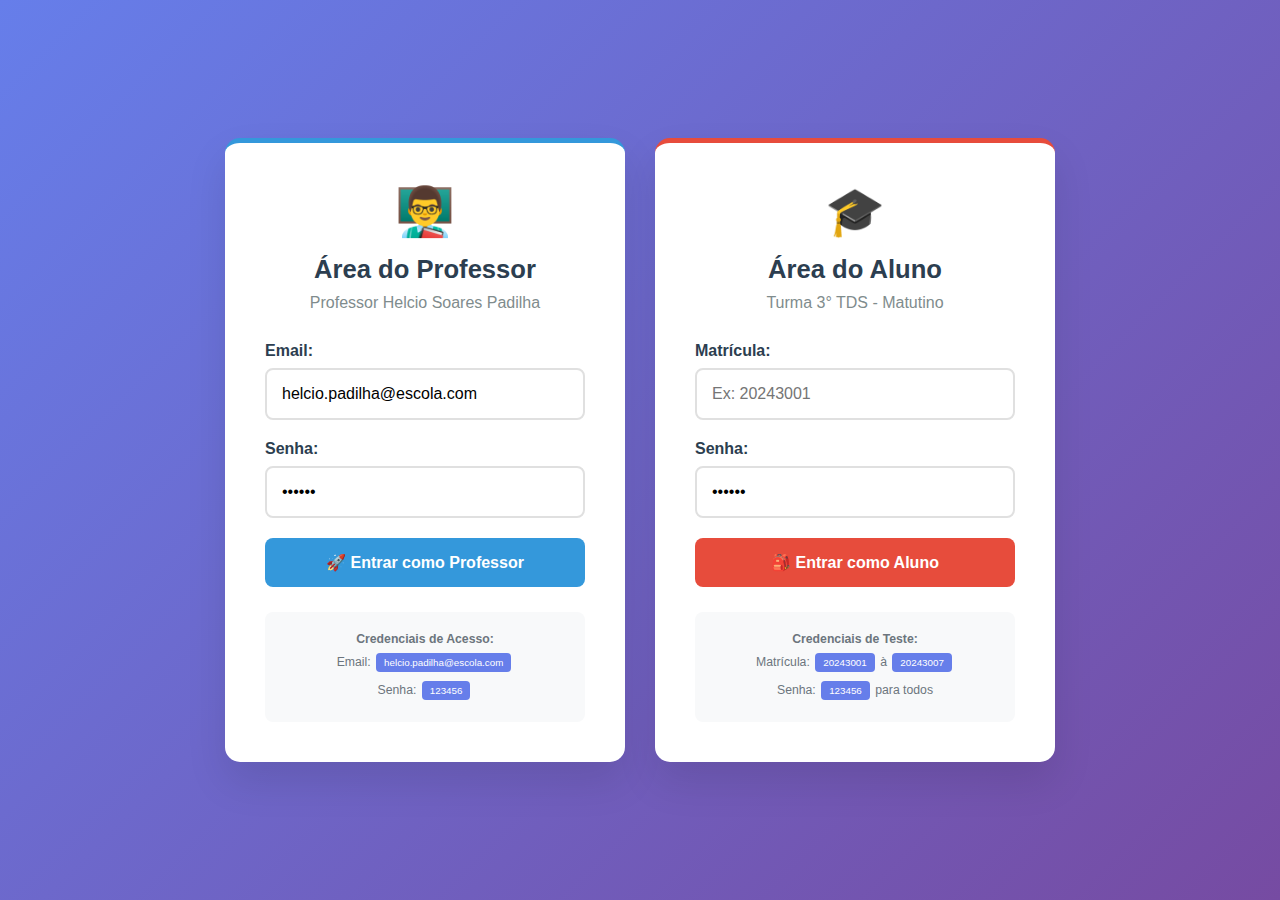
<file: aluno-atividades.html>
<!DOCTYPE html>
<html lang="pt-BR">
<head>
    <meta charset="UTF-8">
    <meta name="viewport" content="width=device-width, initial-scale=1.0">
    <title>Minhas Atividades - Aluno</title>
    <style>
        * {
            margin: 0;
            padding: 0;
            box-sizing: border-box;
        }

        body {
            font-family: 'Segoe UI', Tahoma, Geneva, Verdana, sans-serif;
            background: #f8f9fa;
            min-height: 100vh;
        }

        header {
            background: linear-gradient(135deg, #e74c3c, #c0392b);
            color: white;
            padding: 25px 30px;
            box-shadow: 0 4px 15px rgba(0,0,0,0.1);
        }

        .header-content {
            display: flex;
            justify-content: space-between;
            align-items: center;
            flex-wrap: wrap;
            gap: 20px;
            max-width: 1200px;
            margin: 0 auto;
        }

        .header-content h1 {
            margin: 0;
            color: white;
            font-size: 2.2em;
        }

        .header-content p {
            margin: 8px 0 0 0;
            color: #fdc6c1;
        }

        .btn {
            padding: 12px 25px;
            border: none;
            border-radius: 8px;
            font-size: 16px;
            cursor: pointer;
            transition: all 0.3s ease;
            text-decoration: none;
            display: inline-block;
            text-align: center;
        }

        .btn-primary {
            background: #e74c3c;
            color: white;
        }

        .btn-primary:hover {
            background: #c0392b;
            transform: translateY(-2px);
        }

        .btn-secondary {
            background: #95a5a6;
            color: white;
        }

        .btn-secondary:hover {
            background: #7f8c8d;
        }

        .btn-success {
            background: #27ae60;
            color: white;
        }

        .btn-logout {
            background: #2c3e50;
            color: white;
        }

        .main-content {
            padding: 30px 20px;
            max-width: 1200px;
            margin: 0 auto;
        }

        .filters {
            background: white;
            padding: 25px;
            border-radius: 12px;
            margin-bottom: 25px;
            display: flex;
            gap: 20px;
            flex-wrap: wrap;
            align-items: end;
            box-shadow: 0 2px 10px rgba(0,0,0,0.1);
        }

        .filter-group {
            flex: 1;
            min-width: 200px;
        }

        .filter-group label {
            display: block;
            margin-bottom: 8px;
            font-weight: 600;
            color: #2c3e50;
        }

        .filter-group select {
            width: 100%;
            padding: 12px;
            border: 2px solid #e0e0e0;
            border-radius: 8px;
            font-size: 14px;
        }

        .stats-cards {
            display: grid;
            grid-template-columns: repeat(auto-fit, minmax(200px, 1fr));
            gap: 20px;
            margin-bottom: 30px;
        }

        .stat-card {
            background: white;
            padding: 20px;
            border-radius: 12px;
            text-align: center;
            box-shadow: 0 4px 15px rgba(0,0,0,0.1);
        }

        .stat-icon {
            font-size: 2.5em;
            margin-bottom: 10px;
        }

        .stat-number {
            font-size: 2em;
            font-weight: bold;
            color: #e74c3c;
            margin-bottom: 5px;
        }

        .stat-label {
            color: #7f8c8d;
            font-size: 0.9em;
        }

        .atividades-container {
            display: grid;
            grid-template-columns: repeat(auto-fit, minmax(400px, 1fr));
            gap: 25px;
        }

        .atividade-card {
            background: white;
            border-radius: 12px;
            padding: 25px;
            box-shadow: 0 4px 15px rgba(0,0,0,0.1);
            border-left: 4px solid #e74c3c;
            transition: transform 0.3s ease;
        }

        .atividade-card:hover {
            transform: translateY(-3px);
        }

        .atividade-card.urgente {
            border-left-color: #e74c3c;
        }

        .atividade-card.proxima {
            border-left-color: #f39c12;
        }

        .atividade-card.concluida {
            border-left-color: #27ae60;
            opacity: 0.8;
        }

        .atividade-header {
            display: flex;
            justify-content: space-between;
            align-items: flex-start;
            margin-bottom: 15px;
        }

        .atividade-info h3 {
            color: #2c3e50;
            margin-bottom: 5px;
            font-size: 1.3em;
        }

        .atividade-disciplina {
            color: #e74c3c;
            font-weight: 600;
            font-size: 0.9em;
        }

        .atividade-prazo {
            text-align: right;
        }

        .prazo-data {
            font-weight: bold;
            font-size: 1.1em;
            margin-bottom: 5px;
        }

        .prazo-status {
            padding: 4px 8px;
            border-radius: 12px;
            font-size: 0.8em;
            font-weight: 600;
        }

        .status-pendente { background: #fff3cd; color: #856404; }
        .status-entregue { background: #d4edda; color: #155724; }
        .status-atrasado { background: #f8d7da; color: #721c24; }
        .status-urgente { background: #e74c3c; color: white; }

        .atividade-descricao {
            color: #7f8c8d;
            margin-bottom: 15px;
            line-height: 1.5;
        }

        .atividade-detalhes {
            display: grid;
            grid-template-columns: repeat(2, 1fr);
            gap: 10px;
            margin-bottom: 15px;
        }

        .detalhe-item {
            display: flex;
            justify-content: space-between;
            padding: 8px 0;
            border-bottom: 1px solid #ecf0f1;
        }

        .detalhe-item:last-child {
            border-bottom: none;
        }

        .detalhe-label {
            color: #7f8c8d;
            font-size: 0.9em;
        }

        .detalhe-valor {
            font-weight: 600;
            color: #2c3e50;
        }

        .atividade-actions {
            display: flex;
            gap: 10px;
            margin-top: 15px;
        }

        .action-btn {
            flex: 1;
            padding: 10px;
            background: #e74c3c;
            color: white;
            border: none;
            border-radius: 6px;
            cursor: pointer;
            font-size: 0.9em;
            text-align: center;
            transition: background 0.3s;
            text-decoration: none;
        }

        .action-btn:hover {
            background: #c0392b;
        }

        .action-btn.success {
            background: #27ae60;
        }

        .action-btn.success:hover {
            background: #219653;
        }

        .action-btn:disabled {
            background: #95a5a6;
            cursor: not-allowed;
        }

        footer {
            background: #2c3e50;
            color: white;
            padding: 25px;
            text-align: center;
            margin-top: 50px;
        }

        footer p {
            margin: 0;
            color: #bdc3c7;
        }

        @media (max-width: 768px) {
            .filters {
                flex-direction: column;
            }
            
            .filter-group {
                min-width: 100%;
            }
            
            .atividades-container {
                grid-template-columns: 1fr;
            }
            
            .atividade-header {
                flex-direction: column;
                gap: 10px;
            }
            
            .atividade-prazo {
                text-align: left;
            }
            
            .stats-cards {
                grid-template-columns: repeat(2, 1fr);
            }
        }
    </style>
</head>
<body>
    <header>
        <div class="header-content">
            <div>
                <h1>📝 Minhas Atividades</h1>
                <p id="studentInfo">3° TDS - Período Matutino</p>
            </div>
            <div>
                <a href="aluno-dashboard.html" class="btn btn-secondary">🏠 Voltar</a>
                <button onclick="logout()" class="btn btn-logout">🚪 Sair</button>
            </div>
        </div>
    </header>

    <main class="main-content">
        <div class="filters">
            <div class="filter-group">
                <label for="disciplina">Filtrar por Disciplina:</label>
                <select id="disciplina" onchange="filtrarAtividades()">
                    <option value="">Todas as disciplinas</option>
                    <option value="Desenvolvimento Web">Desenvolvimento Web</option>
                    <option value="Banco de Dados">Banco de Dados</option>
                    <option value="Programação Mobile">Programação Mobile</option>
                    <option value="Redes de Computadores">Redes de Computadores</option>
                    <option value="Engenharia de Software">Engenharia de Software</option>
                </select>
            </div>
            <div class="filter-group">
                <label for="status">Filtrar por Status:</label>
                <select id="status" onchange="filtrarAtividades()">
                    <option value="">Todos os status</option>
                    <option value="pendente">Pendente</option>
                    <option value="entregue">Entregue</option>
                    <option value="atrasado">Atrasado</option>
                </select>
            </div>
            <div class="filter-group">
                <label for="ordenar">Ordenar por:</label>
                <select id="ordenar" onchange="ordenarAtividades()">
                    <option value="data">Data de Entrega</option>
                    <option value="disciplina">Disciplina</option>
                    <option value="valor">Valor</option>
                </select>
            </div>
        </div>

        <div class="stats-cards">
            <div class="stat-card">
                <div class="stat-icon">📋</div>
                <div class="stat-number" id="totalAtividades">8</div>
                <div class="stat-label">Total de Atividades</div>
            </div>
            <div class="stat-card">
                <div class="stat-icon">✅</div>
                <div class="stat-number" id="entregues">3</div>
                <div class="stat-label">Entregues</div>
            </div>
            <div class="stat-card">
                <div class="stat-icon">⏰</div>
                <div class="stat-number" id="pendentes">4</div>
                <div class="stat-label">Pendentes</div>
            </div>
            <div class="stat-card">
                <div class="stat-icon">🚨</div>
                <div class="stat-number" id="atrasadas">1</div>
                <div class="stat-label">Atrasadas</div>
            </div>
        </div>

        <div class="atividades-container" id="atividadesContainer">
            <!-- Projeto Site Institucional -->
            <div class="atividade-card">
                <div class="atividade-header">
                    <div class="atividade-info">
                        <h3>Projeto Site Institucional</h3>
                        <div class="atividade-disciplina">Desenvolvimento Web</div>
                    </div>
                    <div class="atividade-prazo">
                        <div class="prazo-data">10/04/2024</div>
                        <span class="prazo-status status-pendente">Pendente</span>
                    </div>
                </div>
                <div class="atividade-descricao">
                    Criar um site institucional responsivo usando HTML, CSS e JavaScript para uma empresa fictícia.
                </div>
                <div class="atividade-detalhes">
                    <div class="detalhe-item">
                        <span class="detalhe-label">Valor:</span>
                        <span class="detalhe-valor">10.0 pontos</span>
                    </div>
                    <div class="detalhe-item">
                        <span class="detalhe-label">Prazo:</span>
                        <span class="detalhe-valor">15 dias</span>
                    </div>
                    <div class="detalhe-item">
                        <span class="detalhe-label">Tipo:</span>
                        <span class="detalhe-valor">Projeto</span>
                    </div>
                    <div class="detalhe-item">
                        <span class="detalhe-label">Status:</span>
                        <span class="detalhe-valor">Não iniciado</span>
                    </div>
                </div>
                <div class="atividade-actions">
                    <a href="#" class="action-btn">📥 Baixar Material</a>
                    <a href="#" class="action-btn success">📤 Entregar</a>
                </div>
            </div>

            <!-- Modelagem Banco Escola -->
            <div class="atividade-card proxima">
                <div class="atividade-header">
                    <div class="atividade-info">
                        <h3>Modelagem Banco Escola</h3>
                        <div class="atividade-disciplina">Banco de Dados</div>
                    </div>
                    <div class="atividade-prazo">
                        <div class="prazo-data">05/04/2024</div>
                        <span class="prazo-status status-pendente">Próxima</span>
                    </div>
                </div>
                <div class="atividade-descricao">
                    Modelar o banco de dados para sistema escolar com diagrama ER e scripts SQL.
                </div>
                <div class="atividade-detalhes">
                    <div class="detalhe-item">
                        <span class="detalhe-label">Valor:</span>
                        <span class="detalhe-valor">8.0 pontos</span>
                    </div>
                    <div class="detalhe-item">
                        <span class="detalhe-label">Prazo:</span>
                        <span class="detalhe-valor">10 dias</span>
                    </div>
                    <div class="detalhe-item">
                        <span class="detalhe-label">Tipo:</span>
                        <span class="detalhe-valor">Trabalho</span>
                    </div>
                    <div class="detalhe-item">
                        <span class="detalhe-label">Status:</span>
                        <span class="detalhe-valor">Em andamento</span>
                    </div>
                </div>
                <div class="atividade-actions">
                    <a href="#" class="action-btn">📥 Baixar Material</a>
                    <a href="#" class="action-btn success">📤 Entregar</a>
                </div>
            </div>

            <!-- App Lista de Tarefas -->
            <div class="atividade-card urgente">
                <div class="atividade-header">
                    <div class="atividade-info">
                        <h3>App Lista de Tarefas</h3>
                        <div class="atividade-disciplina">Programação Mobile</div>
                    </div>
                    <div class="atividade-prazo">
                        <div class="prazo-data">28/03/2024</div>
                        <span class="prazo-status status-urgente">Urgente</span>
                    </div>
                </div>
                <div class="atividade-descricao">
                    Desenvolver aplicativo mobile de lista de tarefas com React Native e Firebase.
                </div>
                <div class="atividade-detalhes">
                    <div class="detalhe-item">
                        <span class="detalhe-label">Valor:</span>
                        <span class="detalhe-valor">12.0 pontos</span>
                    </div>
                    <div class="detalhe-item">
                        <span class="detalhe-label">Prazo:</span>
                        <span class="detalhe-valor">2 dias</span>
                    </div>
                    <div class="detalhe-item">
                        <span class="detalhe-label">Tipo:</span>
                        <span class="detalhe-valor">Projeto</span>
                    </div>
                    <div class="detalhe-item">
                        <span class="detalhe-label">Status:</span>
                        <span class="detalhe-valor">Atrasado</span>
                    </div>
                </div>
                <div class="atividade-actions">
                    <a href="#" class="action-btn">📥 Baixar Material</a>
                    <a href="#" class="action-btn success">📤 Entregar</a>
                </div>
            </div>

            <!-- Configuração Rede LAN -->
            <div class="atividade-card concluida">
                <div class="atividade-header">
                    <div class="atividade-info">
                        <h3>Configuração Rede LAN</h3>
                        <div class="atividade-disciplina">Redes de Computadores</div>
                    </div>
                    <div class="atividade-prazo">
                        <div class="prazo-data">15/03/2024</div>
                        <span class="prazo-status status-entregue">Entregue</span>
                    </div>
                </div>
                <div class="atividade-descricao">
                    Configurar rede LAN simulada com roteadores, switches e políticas de segurança.
                </div>
                <div class="atividade-detalhes">
                    <div class="detalhe-item">
                        <span class="detalhe-label">Valor:</span>
                        <span class="detalhe-valor">6.0 pontos</span>
                    </div>
                    <div class="detalhe-item">
                        <span class="detalhe-label">Nota:</span>
                        <span class="detalhe-valor">7.8</span>
                    </div>
                    <div class="detalhe-item">
                        <span class="detalhe-label">Tipo:</span>
                        <span class="detalhe-valor">Prática</span>
                    </div>
                    <div class="detalhe-item">
                        <span class="detalhe-label">Status:</span>
                        <span class="detalhe-valor">Avaliada</span>
                    </div>
                </div>
                <div class="atividade-actions">
                    <button class="action-btn" disabled>✅ Já Entregue</button>
                    <a href="#" class="action-btn">📊 Ver Correção</a>
                </div>
            </div>
        </div>
    </main>

    <footer>
        <p>Sistema Acadêmico - Turma 3° TDS &copy; 2024 - Professor Helcio Soares Padilha</p>
    </footer>

    <script>
        function filtrarAtividades() {
            const disciplinaFiltro = document.getElementById('disciplina').value;
            const statusFiltro = document.getElementById('status').value;
            const atividades = document.querySelectorAll('.atividade-card');
            
            atividades.forEach(atividade => {
                const disciplina = atividade.querySelector('.atividade-disciplina').textContent;
                const statusElement = atividade.querySelector('.prazo-status');
                const status = statusElement.textContent.toLowerCase();
                
                const matchDisciplina = !disciplinaFiltro || disciplina === disciplinaFiltro;
                const matchStatus = !statusFiltro || status.includes(statusFiltro);
                
                if (matchDisciplina && matchStatus) {
                    atividade.style.display = 'block';
                } else {
                    atividade.style.display = 'none';
                }
            });
        }

        function ordenarAtividades() {
            const ordenarPor = document.getElementById('ordenar').value;
            const container = document.getElementById('atividadesContainer');
            const atividades = Array.from(container.children);
            
            atividades.sort((a, b) => {
                if (ordenarPor === 'data') {
                    const dataA = a.querySelector('.prazo-data').textContent;
                    const dataB = b.querySelector('.prazo-data').textContent;
                    return new Date(dataA.split('/').reverse().join('-')) - new Date(dataB.split('/').reverse().join('-'));
                } else if (ordenarPor === 'disciplina') {
                    const discA = a.querySelector('.atividade-disciplina').textContent;
                    const discB = b.querySelector('.atividade-disciplina').textContent;
                    return discA.localeCompare(discB);
                } else if (ordenarPor === 'valor') {
                    const valorA = parseFloat(a.querySelector('.detalhe-valor').textContent);
                    const valorB = parseFloat(b.querySelector('.detalhe-valor').textContent);
                    return valorB - valorA;
                }
                return 0;
            });
            
            atividades.forEach(atividade => container.appendChild(atividade));
        }

        function logout() {
            if (confirm('Tem certeza que deseja sair?')) {
                localStorage.removeItem('usuarioLogado');
                window.location.href = 'index.html';
            }
        }

        document.addEventListener('DOMContentLoaded', function() {
            const usuario = JSON.parse(localStorage.getItem('usuarioLogado'));
            if (!usuario) {
                window.location.href = 'index.html';
                return;
            }

            document.getElementById('studentInfo').textContent = 
                `${usuario.nome} - ${usuario.matricula} - 3° TDS`;
        });
    </script>
</body>
</html>
</file>
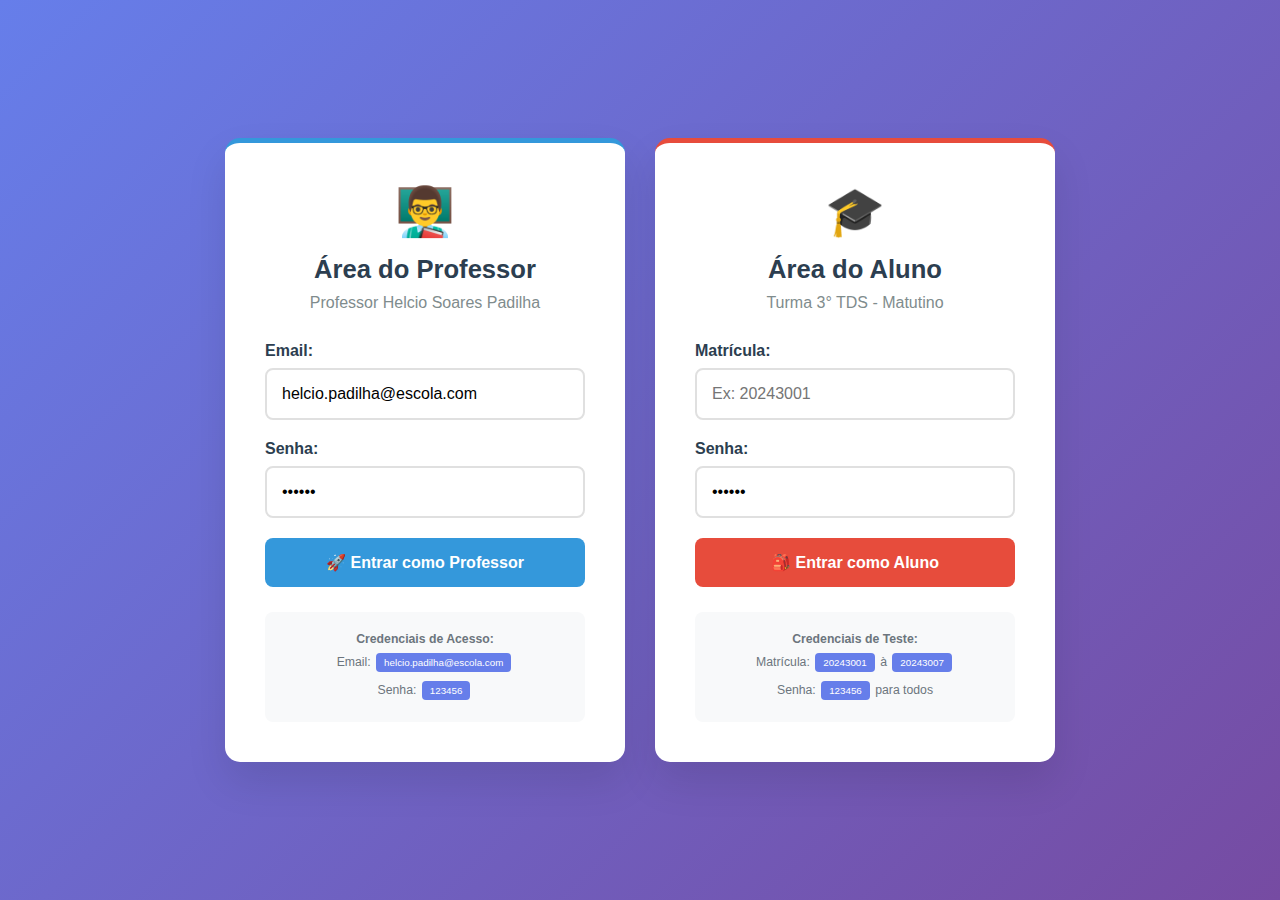
<file: aluno-calendario.html>
<!DOCTYPE html>
<html lang="pt-BR">
<head>
    <meta charset="UTF-8">
    <meta name="viewport" content="width=device-width, initial-scale=1.0">
    <title>Material de Estudo - Aluno</title>
    <style>
        * {
            margin: 0;
            padding: 0;
            box-sizing: border-box;
        }

        body {
            font-family: 'Segoe UI', Tahoma, Geneva, Verdana, sans-serif;
            background: #f8f9fa;
            min-height: 100vh;
        }

        header {
            background: linear-gradient(135deg, #e74c3c, #c0392b);
            color: white;
            padding: 25px 30px;
            box-shadow: 0 4px 15px rgba(0,0,0,0.1);
        }

        .header-content {
            display: flex;
            justify-content: space-between;
            align-items: center;
            flex-wrap: wrap;
            gap: 20px;
            max-width: 1200px;
            margin: 0 auto;
        }

        .header-content h1 {
            margin: 0;
            color: white;
            font-size: 2.2em;
        }

        .header-content p {
            margin: 8px 0 0 0;
            color: #fdc6c1;
        }

        .btn {
            padding: 12px 25px;
            border: none;
            border-radius: 8px;
            font-size: 16px;
            cursor: pointer;
            transition: all 0.3s ease;
            text-decoration: none;
            display: inline-block;
            text-align: center;
        }

        .btn-primary {
            background: #e74c3c;
            color: white;
        }

        .btn-primary:hover {
            background: #c0392b;
            transform: translateY(-2px);
        }

        .btn-secondary {
            background: #95a5a6;
            color: white;
        }

        .btn-secondary:hover {
            background: #7f8c8d;
        }

        .btn-logout {
            background: #2c3e50;
            color: white;
        }

        .main-content {
            padding: 30px 20px;
            max-width: 1200px;
            margin: 0 auto;
        }

        .search-section {
            background: white;
            padding: 25px;
            border-radius: 12px;
            margin-bottom: 25px;
            box-shadow: 0 2px 10px rgba(0,0,0,0.1);
        }

        .search-box {
            display: flex;
            gap: 15px;
            align-items: center;
        }

        .search-input {
            flex: 1;
            padding: 12px;
            border: 2px solid #e0e0e0;
            border-radius: 8px;
            font-size: 16px;
        }

        .filter-group {
            display: flex;
            gap: 15px;
            align-items: center;
        }

        .filter-select {
            padding: 12px;
            border: 2px solid #e0e0e0;
            border-radius: 8px;
            font-size: 14px;
            min-width: 150px;
        }

        .materiais-grid {
            display: grid;
            grid-template-columns: repeat(auto-fit, minmax(300px, 1fr));
            gap: 25px;
            margin-bottom: 30px;
        }

        .material-card {
            background: white;
            border-radius: 12px;
            padding: 25px;
            box-shadow: 0 4px 15px rgba(0,0,0,0.1);
            transition: transform 0.3s ease;
            border-left: 4px solid #e74c3c;
        }

        .material-card:hover {
            transform: translateY(-3px);
        }

        .material-header {
            display: flex;
            justify-content: space-between;
            align-items: flex-start;
            margin-bottom: 15px;
        }

        .material-info h3 {
            color: #2c3e50;
            margin-bottom: 5px;
            font-size: 1.3em;
        }

        .material-disciplina {
            color: #e74c3c;
            font-weight: 600;
            font-size: 0.9em;
        }

        .material-tipo {
            padding: 4px 8px;
            border-radius: 12px;
            font-size: 0.8em;
            font-weight: 600;
        }

        .tipo-apostila { background: #d4edda; color: #155724; }
        .tipo-slides { background: #d1ecf1; color: #0c5460; }
        .tipo-exercicios { background: #fff3cd; color: #856404; }
        .tipo-projeto { background: #f8d7da; color: #721c24; }
        .tipo-video { background: #e2e3e5; color: #383d41; }

        .material-descricao {
            color: #7f8c8d;
            margin-bottom: 15px;
            line-height: 1.5;
        }

        .material-detalhes {
            display: grid;
            grid-template-columns: repeat(2, 1fr);
            gap: 10px;
            margin-bottom: 15px;
        }

        .detalhe-item {
            display: flex;
            justify-content: space-between;
            padding: 8px 0;
            border-bottom: 1px solid #ecf0f1;
        }

        .detalhe-item:last-child {
            border-bottom: none;
        }

        .detalhe-label {
            color: #7f8c8d;
            font-size: 0.9em;
        }

        .detalhe-valor {
            font-weight: 600;
            color: #2c3e50;
        }

        .material-actions {
            display: flex;
            gap: 10px;
            margin-top: 15px;
        }

        .action-btn {
            flex: 1;
            padding: 10px;
            background: #e74c3c;
            color: white;
            border: none;
            border-radius: 6px;
            cursor: pointer;
            font-size: 0.9em;
            text-align: center;
            transition: background 0.3s;
            text-decoration: none;
        }

        .action-btn:hover {
            background: #c0392b;
        }

        .action-btn.secondary {
            background: #95a5a6;
        }

        .action-btn.secondary:hover {
            background: #7f8c8d;
        }

        .stats-section {
            background: white;
            padding: 25px;
            border-radius: 12px;
            margin-bottom: 30px;
            box-shadow: 0 4px 15px rgba(0,0,0,0.1);
        }

        .stats-grid {
            display: grid;
            grid-template-columns: repeat(auto-fit, minmax(200px, 1fr));
            gap: 20px;
        }

        .stat-item {
            text-align: center;
            padding: 20px;
            background: #f8f9fa;
            border-radius: 10px;
        }

        .stat-icon {
            font-size: 2.5em;
            margin-bottom: 10px;
        }

        .stat-number {
            font-size: 2em;
            font-weight: bold;
            color: #e74c3c;
            margin-bottom: 5px;
        }

        .stat-label {
            color: #7f8c8d;
            font-size: 0.9em;
        }

        .recent-section {
            background: white;
            padding: 25px;
            border-radius: 12px;
            box-shadow: 0 4px 15px rgba(0,0,0,0.1);
        }

        .recent-section h2 {
            color: #2c3e50;
            margin-bottom: 20px;
            font-size: 1.5em;
        }

        .recent-list {
            display: grid;
            grid-template-columns: repeat(auto-fit, minmax(250px, 1fr));
            gap: 15px;
        }

        .recent-item {
            display: flex;
            align-items: center;
            gap: 15px;
            padding: 15px;
            background: #f8f9fa;
            border-radius: 8px;
            transition: background 0.3s;
        }

        .recent-item:hover {
            background: #e9ecef;
        }

        .recent-icon {
            font-size: 1.5em;
        }

        .recent-info {
            flex: 1;
        }

        .recent-name {
            font-weight: 600;
            color: #2c3e50;
            font-size: 0.9em;
        }

        .recent-disciplina {
            color: #7f8c8d;
            font-size: 0.8em;
        }

        footer {
            background: #2c3e50;
            color: white;
            padding: 25px;
            text-align: center;
            margin-top: 50px;
        }

        footer p {
            margin: 0;
            color: #bdc3c7;
        }

        @media (max-width: 768px) {
            .search-box {
                flex-direction: column;
            }
            
            .filter-group {
                width: 100%;
                justify-content: space-between;
            }
            
            .materiais-grid {
                grid-template-columns: 1fr;
            }
            
            .header-content {
                flex-direction: column;
                text-align: center;
            }
            
            .material-header {
                flex-direction: column;
                gap: 10px;
            }
            
            .stats-grid {
                grid-template-columns: repeat(2, 1fr);
            }
        }
    </style>
</head>
<body>
    <header>
        <div class="header-content">
            <div>
                <h1>📚 Material de Estudo</h1>
                <p id="studentInfo">3° TDS - Período Matutino</p>
            </div>
            <div>
                <a href="aluno-dashboard.html" class="btn btn-secondary">🏠 Voltar</a>
                <button onclick="logout()" class="btn btn-logout">🚪 Sair</button>
            </div>
        </div>
    </header>

    <main class="main-content">
        <div class="search-section">
            <div class="search-box">
                <input type="text" class="search-input" placeholder="🔍 Buscar por material, disciplina ou assunto...">
                <div class="filter-group">
                    <select class="filter-select" onchange="filtrarMateriais()">
                        <option value="">Todas as disciplinas</option>
                        <option value="Desenvolvimento Web">Desenvolvimento Web</option>
                        <option value="Banco de Dados">Banco de Dados</option>
                        <option value="Programação Mobile">Programação Mobile</option>
                        <option value="Redes de Computadores">Redes de Computadores</option>
                        <option value="Engenharia de Software">Engenharia de Software</option>
                    </select>
                    <select class="filter-select" onchange="filtrarMateriais()">
                        <option value="">Todos os tipos</option>
                        <option value="apostila">Apostilas</option>
                        <option value="slides">Slides</option>
                        <option value="exercicios">Exercícios</option>
                        <option value="projeto">Projetos</option>
                        <option value="video">Vídeos</option>
                    </select>
                </div>
            </div>
        </div>

        <div class="stats-section">
            <div class="stats-grid">
                <div class="stat-item">
                    <div class="stat-icon">📁</div>
                    <div class="stat-number">24</div>
                    <div class="stat-label">Materiais Disponíveis</div>
                </div>
                <div class="stat-item">
                    <div class="stat-icon">📥</div>
                    <div class="stat-number">18</div>
                    <div class="stat-label">Downloads Realizados</div>
                </div>
                <div class="stat-item">
                    <div class="stat-icon">📚</div>
                    <div class="stat-number">5</div>
                    <div class="stat-label">Disciplinas</div>
                </div>
                <div class="stat-item">
                    <div class="stat-icon">🆕</div>
                    <div class="stat-number">3</div>
                    <div class="stat-label">Novos Esta Semana</div>
                </div>
            </div>
        </div>

        <div class="materiais-grid" id="materiaisContainer">
            <!-- Apostila HTML/CSS -->
            <div class="material-card">
                <div class="material-header">
                    <div class="material-info">
                        <h3>Apostila HTML5 e CSS3</h3>
                        <div class="material-disciplina">Desenvolvimento Web</div>
                    </div>
                    <span class="material-tipo tipo-apostila">Apostila</span>
                </div>
                <div class="material-descricao">
                    Guia completo de HTML5 e CSS3 com exemplos práticos e exercícios.
                </div>
                <div class="material-detalhes">
                    <div class="detalhe-item">
                        <span class="detalhe-label">Tamanho:</span>
                        <span class="detalhe-valor">4.2 MB</span>
                    </div>
                    <div class="detalhe-item">
                        <span class="detalhe-label">Páginas:</span>
                        <span class="detalhe-valor">120</span>
                    </div>
                    <div class="detalhe-item">
                        <span class="detalhe-label">Postado em:</span>
                        <span class="detalhe-valor">15/03/2024</span>
                    </div>
                    <div class="detalhe-item">
                        <span class="detalhe-label">Downloads:</span>
                        <span class="detalhe-valor">42</span>
                    </div>
                </div>
                <div class="material-actions">
                    <a href="#" class="action-btn">📥 Baixar</a>
                    <a href="#" class="action-btn secondary">👁️ Visualizar</a>
                </div>
            </div>

            <!-- Slides Banco de Dados -->
            <div class="material-card">
                <div class="material-header">
                    <div class="material-info">
                        <h3>Modelagem de Dados</h3>
                        <div class="material-disciplina">Banco de Dados</div>
                    </div>
                    <span class="material-tipo tipo-slides">Slides</span>
                </div>
                <div class="material-descricao">
                    Apresentação sobre modelagem ER, normalização e diagramas UML.
                </div>
                <div class="material-detalhes">
                    <div class="detalhe-item">
                        <span class="detalhe-label">Tamanho:</span>
                        <span class="detalhe-valor">2.8 MB</span>
                    </div>
                    <div class="detalhe-item">
                        <span class="detalhe-label">Slides:</span>
                        <span class="detalhe-valor">45</span>
                    </div>
                    <div class="detalhe-item">
                        <span class="detalhe-label">Postado em:</span>
                        <span class="detalhe-valor">18/03/2024</span>
                    </div>
                    <div class="detalhe-item">
                        <span class="detalhe-label">Downloads:</span>
                        <span class="detalhe-valor">38</span>
                    </div>
                </div>
                <div class="material-actions">
                    <a href="#" class="action-btn">📥 Baixar</a>
                    <a href="#" class="action-btn secondary">👁️ Visualizar</a>
                </div>
            </div>

            <!-- Exercícios React Native -->
            <div class="material-card">
                <div class="material-header">
                    <div class="material-info">
                        <h3>Exercícios React Native</h3>
                        <div class="material-disciplina">Programação Mobile</div>
                    </div>
                    <span class="material-tipo tipo-exercicios">Exercícios</span>
                </div>
                <div class="material-descricao">
                    Lista de exercícios práticos de React Native com soluções comentadas.
                </div>
                <div class="material-detalhes">
                    <div class="detalhe-item">
                        <span class="detalhe-label">Tamanho:</span>
                        <span class="detalhe-valor">1.5 MB</span>
                    </div>
                    <div class="detalhe-item">
                        <span class="detalhe-label">Exercícios:</span>
                        <span class="detalhe-valor">15</span>
                    </div>
                    <div class="detalhe-item">
                        <span class="detalhe-label">Postado em:</span>
                        <span class="detalhe-valor">20/03/2024</span>
                    </div>
                    <div class="detalhe-item">
                        <span class="detalhe-label">Downloads:</span>
                        <span class="detalhe-valor">29</span>
                    </div>
                </div>
                <div class="material-actions">
                    <a href="#" class="action-btn">📥 Baixar</a>
                    <a href="#" class="action-btn secondary">👁️ Visualizar</a>
                </div>
            </div>

            <!-- Projeto Configuração Rede -->
            <div class="material-card">
                <div class="material-header">
                    <div class="material-info">
                        <h3>Projeto Rede LAN</h3>
                        <div class="material-disciplina">Redes de Computadores</div>
                    </div>
                    <span class="material-tipo tipo-projeto">Projeto</span>
                </div>
                <div class="material-descricao">
                    Documentação completa para configuração de rede LAN empresarial.
                </div>
                <div class="material-detalhes">
                    <div class="detalhe-item">
                        <span class="detalhe-label">Tamanho:</span>
                        <span class="detalhe-valor">3.7 MB</span>
                    </div>
                    <div class="detalhe-item">
                        <span class="detalhe-label">Arquivos:</span>
                        <span class="detalhe-valor">8</span>
                    </div>
                    <div class="detalhe-item">
                        <span class="detalhe-label">Postado em:</span>
                        <span class="detalhe-valor">22/03/2024</span>
                    </div>
                    <div class="detalhe-item">
                        <span class="detalhe-label">Downloads:</span>
                        <span class="detalhe-valor">24</span>
                    </div>
                </div>
                <div class="material-actions">
                    <a href="#" class="action-btn">📥 Baixar</a>
                    <a href="#" class="action-btn secondary">👁️ Visualizar</a>
                </div>
            </div>
        </div>

        <div class="recent-section">
            <h2>🆕 Materiais Recentes</h2>
            <div class="recent-list">
                <div class="recent-item">
                    <div class="recent-icon">📄</div>
                    <div class="recent-info">
                        <div class="recent-name">Guia Scrum e Agile</div>
                        <div class="recent-disciplina">Engenharia de Software</div>
                    </div>
                </div>
                <div class="recent-item">
                    <div class="recent-icon">🎬</div>
                    <div class="recent-info">
                        <div class="recent-name">Vídeo Aula - JavaScript</div>
                        <div class="recent-disciplina">Desenvolvimento Web</div>
                    </div>
                </div>
                <div class="recent-item">
                    <div class="recent-icon">📊</div>
                    <div class="recent-info">
                        <div class="recent-name">Casos de Uso - UML</div>
                        <div class="recent-disciplina">Engenharia de Software</div>
                    </div>
                </div>
                <div class="recent-item">
                    <div class="recent-icon">💻</div>
                    <div class="recent-info">
                        <div class="recent-name">SQL Avançado</div>
                        <div class="recent-disciplina">Banco de Dados</div>
                    </div>
                </div>
            </div>
        </div>
    </main>

    <footer>
        <p>Sistema Acadêmico - Turma 3° TDS &copy; 2024 - Professor Helcio Soares Padilha</p>
    </footer>

    <script>
        function filtrarMateriais() {
            const disciplinaFiltro = document.querySelector('.filter-select').value;
            const tipoFiltro = document.querySelectorAll('.filter-select')[1].value;
            const searchTerm = document.querySelector('.search-input').value.toLowerCase();
            
            const materiais = document.querySelectorAll('.material-card');
            
            materiais.forEach(material => {
                const disciplina = material.querySelector('.material-disciplina').textContent;
                const tipo = material.querySelector('.material-tipo').textContent.toLowerCase();
                const nome = material.querySelector('h3').textContent.toLowerCase();
                const descricao = material.querySelector('.material-descricao').textContent.toLowerCase();
                
                const matchDisciplina = !disciplinaFiltro || disciplina === disciplinaFiltro;
                const matchTipo = !tipoFiltro || tipo.includes(tipoFiltro);
                const matchSearch = !searchTerm || 
                    nome.includes(searchTerm) || 
                    descricao.includes(searchTerm) ||
                    disciplina.toLowerCase().includes(searchTerm);
                
                if (matchDisciplina && matchTipo && matchSearch) {
                    material.style.display = 'block';
                } else {
                    material.style.display = 'none';
                }
            });
        }

        function logout() {
            if (confirm('Tem certeza que deseja sair?')) {
                localStorage.removeItem('usuarioLogado');
                window.location.href = 'index.html';
            }
        }

        document.addEventListener('DOMContentLoaded', function() {
            const usuario = JSON.parse(localStorage.getItem('usuarioLogado'));
            if (!usuario) {
                window.location.href = 'index.html';
                return;
            }

            document.getElementById('studentInfo').textContent = 
                `${usuario.nome} - ${usuario.matricula} - 3° TDS`;

            // Adicionar evento de busca em tempo real
            document.querySelector('.search-input').addEventListener('input', filtrarMateriais);
        });
    </script>
</body>
</html>
</file>
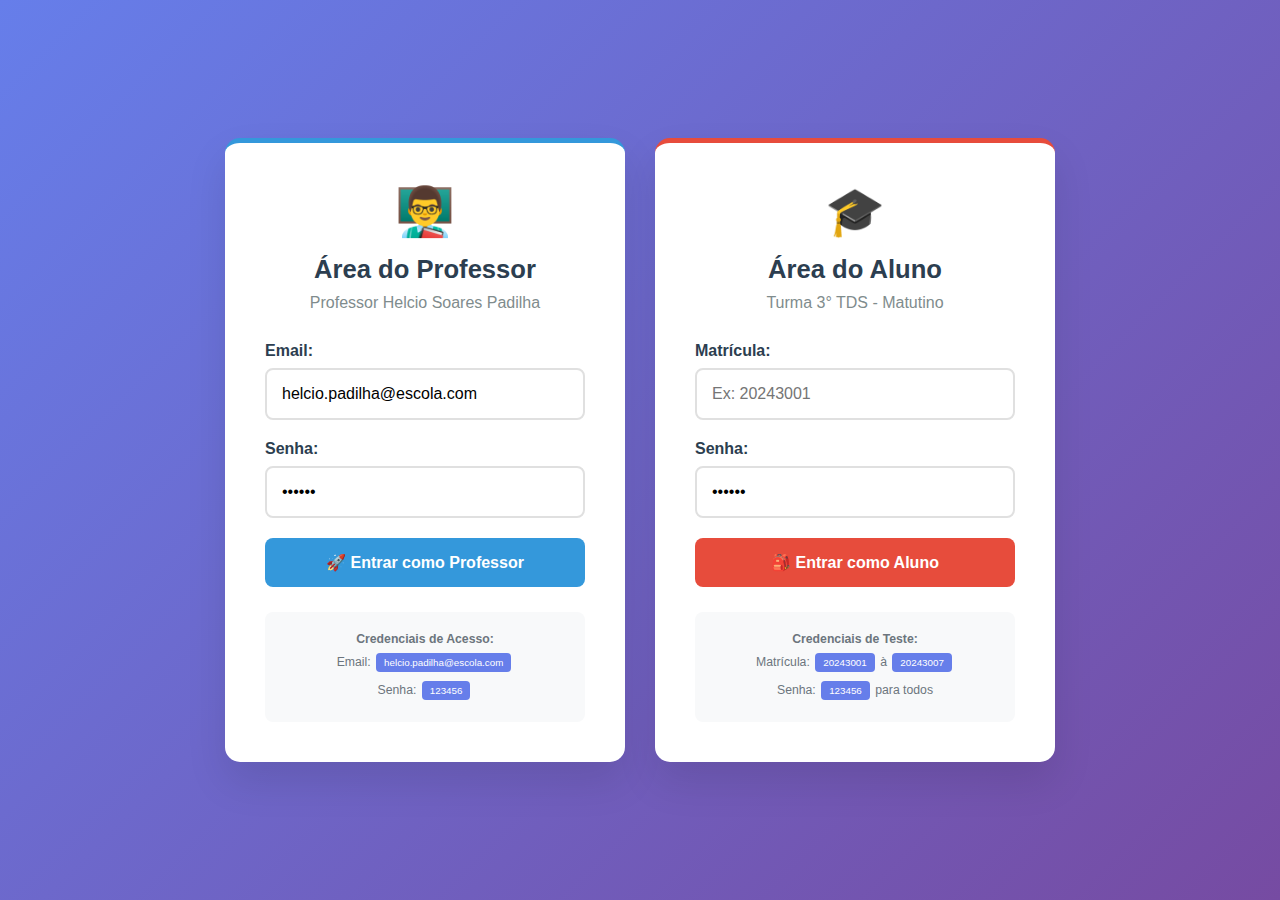
<file: aluno-dashboard.html>
<!DOCTYPE html>
<html lang="pt-BR">
<head>
    <meta charset="UTF-8">
    <meta name="viewport" content="width=device-width, initial-scale=1.0">
    <title>Painel do Aluno - 3° TDS</title>
    <style>
        * {
            margin: 0;
            padding: 0;
            box-sizing: border-box;
        }

        body {
            font-family: 'Segoe UI', Tahoma, Geneva, Verdana, sans-serif;
            background: #f8f9fa;
            min-height: 100vh;
        }

        header {
            background: linear-gradient(135deg, #e74c3c, #c0392b);
            color: white;
            padding: 25px 30px;
            box-shadow: 0 4px 15px rgba(0,0,0,0.1);
        }

        .header-content {
            display: flex;
            justify-content: space-between;
            align-items: center;
            flex-wrap: wrap;
            gap: 20px;
            max-width: 1200px;
            margin: 0 auto;
        }

        .header-content h1 {
            margin: 0;
            color: white;
            font-size: 2.2em;
        }

        .header-content p {
            margin: 8px 0 0 0;
            color: #fdc6c1;
        }

        .btn {
            padding: 12px 25px;
            border: none;
            border-radius: 8px;
            font-size: 16px;
            cursor: pointer;
            transition: all 0.3s ease;
            text-decoration: none;
            display: inline-block;
            text-align: center;
        }

        .btn-primary {
            background: #e74c3c;
            color: white;
        }

        .btn-primary:hover {
            background: #c0392b;
            transform: translateY(-2px);
        }

        .btn-secondary {
            background: #95a5a6;
            color: white;
        }

        .btn-secondary:hover {
            background: #7f8c8d;
        }

        .btn-logout {
            background: #2c3e50;
            color: white;
        }

        .main-content {
            padding: 30px 20px;
            max-width: 1200px;
            margin: 0 auto;
        }

        .welcome-banner {
            background: linear-gradient(135deg, #e74c3c, #c0392b);
            color: white;
            padding: 30px;
            border-radius: 15px;
            margin-bottom: 30px;
            text-align: center;
        }

        .welcome-banner h2 {
            font-size: 2em;
            margin-bottom: 10px;
        }

        .student-info {
            background: white;
            padding: 25px;
            border-radius: 12px;
            margin-bottom: 25px;
            box-shadow: 0 4px 15px rgba(0,0,0,0.1);
        }

        .info-grid {
            display: grid;
            grid-template-columns: repeat(auto-fit, minmax(200px, 1fr));
            gap: 20px;
        }

        .info-item {
            text-align: center;
            padding: 15px;
            background: #f8f9fa;
            border-radius: 8px;
        }

        .info-label {
            font-weight: 600;
            color: #2c3e50;
            margin-bottom: 5px;
            font-size: 0.9em;
        }

        .info-value {
            color: #e74c3c;
            font-weight: bold;
            font-size: 1.1em;
        }

        .dashboard-grid {
            display: grid;
            grid-template-columns: 2fr 1fr;
            gap: 25px;
            margin-bottom: 30px;
        }

        .grades-preview {
            background: white;
            padding: 25px;
            border-radius: 12px;
            box-shadow: 0 4px 15px rgba(0,0,0,0.1);
        }

        .grades-preview h3 {
            color: #2c3e50;
            margin-bottom: 20px;
            text-align: center;
            font-size: 1.4em;
        }

        .grade-item {
            display: flex;
            justify-content: space-between;
            align-items: center;
            padding: 15px;
            border-bottom: 1px solid #ecf0f1;
            transition: background 0.3s;
        }

        .grade-item:hover {
            background: #f8f9fa;
        }

        .grade-item:last-child {
            border-bottom: none;
        }

        .grade-disciplina {
            font-weight: 600;
            color: #2c3e50;
            flex: 2;
        }

        .grade-nota {
            padding: 8px 16px;
            border-radius: 20px;
            font-weight: 600;
            font-size: 0.9em;
            min-width: 60px;
            text-align: center;
        }

        .nota-aprovado { 
            background: #d4edda; 
            color: #155724; 
        }

        .nota-recuperacao { 
            background: #fff3cd; 
            color: #856404; 
        }

        .nota-reprovado { 
            background: #f8d7da; 
            color: #721c24; 
        }

        .sidebar-cards {
            display: flex;
            flex-direction: column;
            gap: 20px;
        }

        .sidebar-card {
            background: white;
            padding: 20px;
            border-radius: 12px;
            box-shadow: 0 4px 15px rgba(0,0,0,0.1);
        }

        .sidebar-card h4 {
            color: #2c3e50;
            margin-bottom: 15px;
            font-size: 1.2em;
        }

        .atividade-item {
            display: flex;
            justify-content: space-between;
            align-items: center;
            padding: 10px 0;
            border-bottom: 1px solid #ecf0f1;
        }

        .atividade-item:last-child {
            border-bottom: none;
        }

        .atividade-info {
            flex: 1;
        }

        .atividade-nome {
            font-weight: 600;
            color: #2c3e50;
            font-size: 0.9em;
        }

        .atividade-disciplina {
            color: #7f8c8d;
            font-size: 0.8em;
        }

        .atividade-prazo {
            text-align: right;
        }

        .prazo-data {
            font-size: 0.8em;
            color: #e74c3c;
            font-weight: 600;
        }

        .prazo-status {
            padding: 3px 8px;
            border-radius: 12px;
            font-size: 0.7em;
            font-weight: 600;
        }

        .status-pendente { background: #fff3cd; color: #856404; }
        .status-entregue { background: #d4edda; color: #155724; }

        .menu-grid {
            display: grid;
            grid-template-columns: repeat(auto-fit, minmax(250px, 1fr));
            gap: 20px;
            margin-top: 30px;
        }

        .menu-card {
            background: white;
            border: 2px solid #e0e0e0;
            border-radius: 12px;
            padding: 25px 20px;
            text-decoration: none;
            color: #333;
            text-align: center;
            transition: all 0.3s ease;
            box-shadow: 0 4px 15px rgba(0,0,0,0.1);
            display: flex;
            flex-direction: column;
            align-items: center;
            min-height: 140px;
            justify-content: center;
        }

        .menu-card:hover {
            transform: translateY(-5px);
            border-color: #e74c3c;
            box-shadow: 0 8px 25px rgba(231, 76, 60, 0.15);
        }

        .menu-card .icon {
            font-size: 2.5em;
            margin-bottom: 15px;
        }

        .menu-card h3 {
            font-size: 1.2em;
            margin-bottom: 8px;
            color: #2c3e50;
            font-weight: 600;
        }

        .menu-card p {
            color: #7f8c8d;
            font-size: 0.85em;
            line-height: 1.4;
            margin: 0;
        }

        .progress-section {
            background: white;
            padding: 25px;
            border-radius: 12px;
            margin-bottom: 25px;
            box-shadow: 0 4px 15px rgba(0,0,0,0.1);
        }

        .progress-section h3 {
            color: #2c3e50;
            margin-bottom: 20px;
            text-align: center;
        }

        .progress-grid {
            display: grid;
            grid-template-columns: repeat(auto-fit, minmax(200px, 1fr));
            gap: 20px;
        }

        .progress-card {
            text-align: center;
            padding: 20px;
            background: #f8f9fa;
            border-radius: 10px;
        }

        .progress-icon {
            font-size: 2em;
            margin-bottom: 10px;
        }

        .progress-value {
            font-size: 1.5em;
            font-weight: bold;
            color: #e74c3c;
            margin-bottom: 5px;
        }

        .progress-label {
            color: #7f8c8d;
            font-size: 0.9em;
        }

        footer {
            background: #2c3e50;
            color: white;
            padding: 25px;
            text-align: center;
            margin-top: 50px;
        }

        footer p {
            margin: 0;
            color: #bdc3c7;
        }

        .alert {
            position: fixed;
            top: 20px;
            right: 20px;
            padding: 15px 20px;
            border-radius: 8px;
            z-index: 10000;
            box-shadow: 0 4px 15px rgba(0,0,0,0.2);
            font-weight: 500;
            color: white;
            background: #27ae60;
        }

        @media (max-width: 768px) {
            .dashboard-grid {
                grid-template-columns: 1fr;
            }
            
            .menu-grid {
                grid-template-columns: 1fr;
            }
            
            .header-content {
                flex-direction: column;
                text-align: center;
                gap: 15px;
            }
            
            .info-grid {
                grid-template-columns: 1fr;
            }
            
            .progress-grid {
                grid-template-columns: 1fr;
            }
        }
    </style>
</head>
<body>
    <header>
        <div class="header-content">
            <div>
                <h1>🎓 Painel do Aluno</h1>
                <p id="userWelcome">3° TDS - Período Matutino</p>
            </div>
            <div>
                <button onclick="logout()" class="btn btn-logout">🚪 Sair</button>
            </div>
        </div>
    </header>

    <main class="main-content">
        <div class="welcome-banner">
            <h2 id="studentName">Bem-vindo, Aluno!</h2>
            <p>Acompanhe seu desempenho acadêmico em tempo real</p>
        </div>

        <div class="student-info">
            <div class="info-grid">
                <div class="info-item">
                    <div class="info-label">Matrícula</div>
                    <div class="info-value" id="studentMatricula">-</div>
                </div>
                <div class="info-item">
                    <div class="info-label">Turma</div>
                    <div class="info-value">3° TDS</div>
                </div>
                <div class="info-item">
                    <div class="info-label">Período</div>
                    <div class="info-value">Matutino</div>
                </div>
                <div class="info-item">
                    <div class="info-label">Professor</div>
                    <div class="info-value">Helcio Soares Padilha</div>
                </div>
            </div>
        </div>

        <div class="progress-section">
            <h3>📊 Meu Desempenho</h3>
            <div class="progress-grid">
                <div class="progress-card">
                    <div class="progress-icon">📈</div>
                    <div class="progress-value" id="mediaGeral">-</div>
                    <div class="progress-label">Média Geral</div>
                </div>
                <div class="progress-card">
                    <div class="progress-icon">✅</div>
                    <div class="progress-value" id="frequencia">-</div>
                    <div class="progress-label">Frequência</div>
                </div>
                <div class="progress-card">
                    <div class="progress-icon">📚</div>
                    <div class="progress-value" id="disciplinasAprovadas">-</div>
                    <div class="progress-label">Disciplinas Aprovadas</div>
                </div>
                <div class="progress-card">
                    <div class="progress-icon">🎯</div>
                    <div class="progress-value" id="atividadesEntregues">-</div>
                    <div class="progress-label">Atividades Entregues</div>
                </div>
            </div>
        </div>

        <div class="dashboard-grid">
            <div class="grades-preview">
                <h3>📖 Minhas Notas por Disciplina</h3>
                <div class="grade-item">
                    <span class="grade-disciplina">Desenvolvimento Web</span>
                    <span class="grade-nota nota-aprovado">8.4</span>
                </div>
                <div class="grade-item">
                    <span class="grade-disciplina">Banco de Dados</span>
                    <span class="grade-nota nota-aprovado">7.5</span>
                </div>
                <div class="grade-item">
                    <span class="grade-disciplina">Programação Mobile</span>
                    <span class="grade-nota nota-aprovado">8.9</span>
                </div>
                <div class="grade-item">
                    <span class="grade-disciplina">Redes de Computadores</span>
                    <span class="grade-nota nota-recuperacao">6.4</span>
                </div>
                <div class="grade-item">
                    <span class="grade-disciplina">Engenharia de Software</span>
                    <span class="grade-nota nota-aprovado">7.9</span>
                </div>
            </div>

            <div class="sidebar-cards">
                <div class="sidebar-card">
                    <h4>📝 Próximas Atividades</h4>
                    <div class="atividade-item">
                        <div class="atividade-info">
                            <div class="atividade-nome">Projeto Site Institucional</div>
                            <div class="atividade-disciplina">Desenvolvimento Web</div>
                        </div>
                        <div class="atividade-prazo">
                            <div class="prazo-data">10/04</div>
                            <span class="prazo-status status-pendente">Pendente</span>
                        </div>
                    </div>
                    <div class="atividade-item">
                        <div class="atividade-info">
                            <div class="atividade-nome">Modelagem Banco</div>
                            <div class="atividade-disciplina">Banco de Dados</div>
                        </div>
                        <div class="atividade-prazo">
                            <div class="prazo-data">05/04</div>
                            <span class="prazo-status status-pendente">Pendente</span>
                        </div>
                    </div>
                    <div class="atividade-item">
                        <div class="atividade-info">
                            <div class="atividade-nome">App Lista Tarefas</div>
                            <div class="atividade-disciplina">Programação Mobile</div>
                        </div>
                        <div class="atividade-prazo">
                            <div class="prazo-data">28/03</div>
                            <span class="prazo-status status-pendente">Urgente</span>
                        </div>
                    </div>
                </div>

                <div class="sidebar-card">
                    <h4>📅 Próximos Eventos</h4>
                    <div class="atividade-item">
                        <div class="atividade-info">
                            <div class="atividade-nome">Prova Bimestral</div>
                            <div class="atividade-disciplina">Redes de Computadores</div>
                        </div>
                        <div class="prazo-data">15/04</div>
                    </div>
                    <div class="atividade-item">
                        <div class="atividade-info">
                            <div class="atividade-nome">Entrega de Trabalho</div>
                            <div class="atividade-disciplina">Engenharia de Software</div>
                        </div>
                        <div class="prazo-data">20/04</div>
                    </div>
                    <div class="atividade-item">
                        <div class="atividade-info">
                            <div class="atividade-nome">Apresentação</div>
                            <div class="atividade-disciplina">Desenvolvimento Web</div>
                        </div>
                        <div class="prazo-data">25/04</div>
                    </div>
                </div>
            </div>
        </div>

        <div class="menu-grid">
            <a href="aluno-notas.html" class="menu-card">
                <div class="icon">📊</div>
                <h3>Minhas Notas</h3>
                <p>Ver notas completas e histórico</p>
            </a>

            <a href="aluno-atividades.html" class="menu-card">
                <div class="icon">📝</div>
                <h3>Atividades</h3>
                <p>Tarefas e trabalhos pendentes</p>
            </a>

            <a href="aluno-frequencia.html" class="menu-card">
                <div class="icon">📅</div>
                <h3>Minha Frequência</h3>
                <p>Controle de presenças e faltas</p>
            </a>

            <a href="aluno-horarios.html" class="menu-card">
                <div class="icon">⏰</div>
                <h3>Horários</h3>
                <p>Grade de aulas da semana</p>
            </a>

            <a href="aluno-material.html" class="menu-card">
                <div class="icon">📚</div>
                <h3>Material</h3>
                <p>Apostilas, slides e conteúdos</p>
            </a>

            <a href="aluno-calendario.html" class="menu-card">
                <div class="icon">📆</div>
                <h3>Calendário</h3>
                <p>Datas importantes e provas</p>
            </a>

            <div class="menu-card" style="background: linear-gradient(135deg, #f8f9fa, #e9ecef); border-color: #dee2e6;">
                <div class="icon">ℹ️</div>
                <h3>Turma 3° TDS</h3>
                <p>Desenvolvimento de Sistemas</p>
            </div>

            <div class="menu-card" style="background: linear-gradient(135deg, #f8f9fa, #e9ecef); border-color: #dee2e6;">
                <div class="icon">👨‍🏫</div>
                <h3>Professor</h3>
                <p>Helcio Soares Padilha</p>
            </div>
        </div>
    </main>

    <footer>
        <p>Sistema Acadêmico - Turma 3° TDS &copy; 2024 - Professor Helcio Soares Padilha</p>
    </footer>

    <script>
        // Dados mockados para demonstração
        const DADOS_ALUNO = {
            '20243001': { nome: 'Anna Julia de Lima', media: 8.4, frequencia: 92, aprovadas: '4/5', atividades: '8/12' },
            '20243002': { nome: 'Adrian Rodrigo', media: 7.8, frequencia: 88, aprovadas: '4/5', atividades: '7/12' },
            '20243003': { nome: 'Hygor Meireles', media: 8.9, frequencia: 95, aprovadas: '5/5', atividades: '10/12' },
            '20243004': { nome: 'Pedro Henrique Camargo', media: 6.4, frequencia: 78, aprovadas: '3/5', atividades: '6/12' },
            '20243005': { nome: 'Emilly Vieira', media: 7.5, frequencia: 85, aprovadas: '4/5', atividades: '8/12' },
            '20243006': { nome: 'Thiago Tavares', media: 8.1, frequencia: 90, aprovadas: '4/5', atividades: '9/12' },
            '20243007': { nome: 'Vinicius Fidelis', media: 6.8, frequencia: 82, aprovadas: '3/5', atividades: '7/12' }
        };

        function showAlert(message, type = 'success') {
            const alertasExistentes = document.querySelectorAll('.alert');
            alertasExistentes.forEach(alert => alert.remove());

            const alert = document.createElement('div');
            alert.className = `alert`;
            alert.textContent = message;
            alert.style.background = type === 'success' ? '#27ae60' : '#e74c3c';
            
            document.body.appendChild(alert);
            
            setTimeout(() => {
                if (alert.parentNode) {
                    alert.remove();
                }
            }, 3000);
        }

        function logout() {
            if (confirm('Tem certeza que deseja sair?')) {
                localStorage.removeItem('usuarioLogado');
                window.location.href = 'index.html';
            }
        }

        function carregarDadosAluno() {
            const usuarioLogado = JSON.parse(localStorage.getItem('usuarioLogado'));
            
            if (!usuarioLogado || usuarioLogado.tipo !== 'aluno') {
                window.location.href = 'index.html';
                return;
            }

            const aluno = DADOS_ALUNO[usuarioLogado.matricula] || DADOS_ALUNO['20243001'];

            // Personalizar interface com dados do aluno
            document.getElementById('studentName').textContent = `Bem-vindo, ${usuarioLogado.nome}!`;
            document.getElementById('studentMatricula').textContent = usuarioLogado.matricula;
            document.getElementById('userWelcome').textContent = `${usuarioLogado.turma} - Período Matutino`;

            // Atualizar estatísticas
            document.getElementById('mediaGeral').textContent = aluno.media;
            document.getElementById('frequencia').textContent = `${aluno.frequencia}%`;
            document.getElementById('disciplinasAprovadas').textContent = aluno.aprovadas;
            document.getElementById('atividadesEntregues').textContent = aluno.atividades;

            // Personalizar notas baseado no aluno
            personalizarNotas(usuarioLogado.matricula);
        }

        function personalizarNotas(matricula) {
            const notasPorAluno = {
                '20243001': { dw: 8.4, bd: 7.5, pm: 8.9, rc: 6.4, es: 7.9 },
                '20243002': { dw: 7.8, bd: 7.2, pm: 8.5, rc: 7.0, es: 7.5 },
                '20243003': { dw: 9.2, bd: 8.8, pm: 9.0, rc: 8.5, es: 8.9 },
                '20243004': { dw: 6.0, bd: 5.8, pm: 7.2, rc: 6.4, es: 6.5 },
                '20243005': { dw: 7.5, bd: 7.8, pm: 8.0, rc: 6.8, es: 7.2 },
                '20243006': { dw: 8.0, bd: 8.2, pm: 8.5, rc: 7.5, es: 8.1 },
                '20243007': { dw: 6.8, bd: 6.5, pm: 7.8, rc: 6.0, es: 7.0 }
            };

            const notas = notasPorAluno[matricula] || notasPorAluno['20243001'];
            const gradeItems = document.querySelectorAll('.grade-item');

            // Atualizar notas nas disciplinas
            gradeItems[0].querySelector('.grade-nota').textContent = notas.dw;
            gradeItems[1].querySelector('.grade-nota').textContent = notas.bd;
            gradeItems[2].querySelector('.grade-nota').textContent = notas.pm;
            gradeItems[3].querySelector('.grade-nota').textContent = notas.rc;
            gradeItems[4].querySelector('.grade-nota').textContent = notas.es;

            // Atualizar cores baseado nas notas
            gradeItems.forEach((item, index) => {
                const notaElement = item.querySelector('.grade-nota');
                const nota = Object.values(notas)[index];
                
                notaElement.className = 'grade-nota ' + (
                    nota >= 7 ? 'nota-aprovado' : 
                    nota >= 5 ? 'nota-recuperacao' : 'nota-reprovado'
                );
            });
        }

        document.addEventListener('DOMContentLoaded', function() {
            carregarDadosAluno();
            
            // Adicionar data atualizada nos eventos
            const hoje = new Date();
            const datas = document.querySelectorAll('.prazo-data');
            datas.forEach(data => {
                if (data.textContent.includes('/03') || data.textContent.includes('/04')) {
                    // Manter as datas de exemplo
                }
            });
        });
    </script>
</body>
</html>
</file>
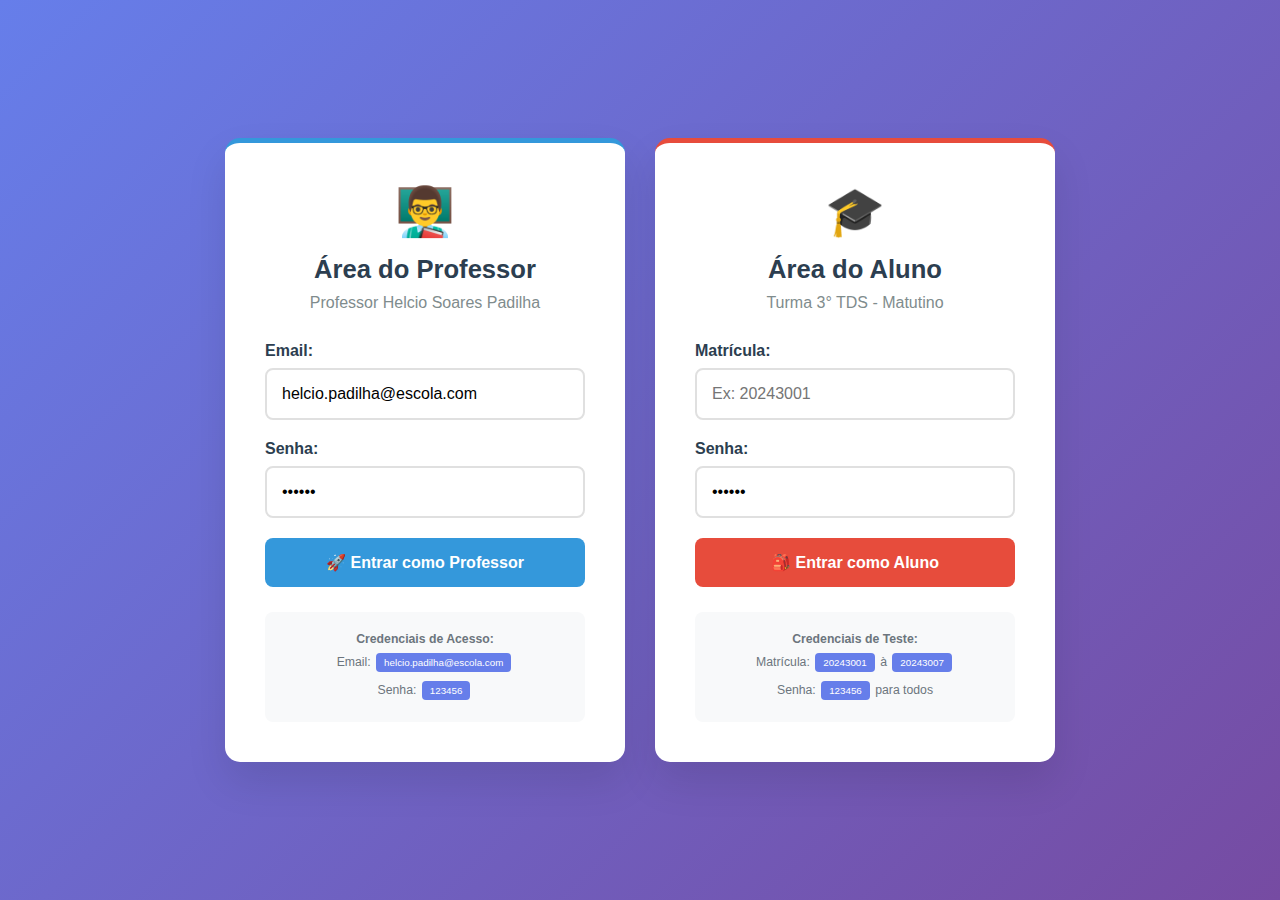
<file: aluno-form.html>
<!DOCTYPE html>
<html lang="pt-BR">
<head>
    <meta charset="UTF-8">
    <meta name="viewport" content="width=device-width, initial-scale=1.0">
    <title>Cadastrar Aluno - 3° TDS</title>
    <style>
        * {
            margin: 0;
            padding: 0;
            box-sizing: border-box;
        }

        body {
            font-family: 'Segoe UI', Tahoma, Geneva, Verdana, sans-serif;
            background: #f8f9fa;
            min-height: 100vh;
        }

        header {
            background: linear-gradient(135deg, #2c3e50, #34495e);
            color: white;
            padding: 25px 30px;
            box-shadow: 0 4px 15px rgba(0,0,0,0.1);
        }

        .header-content {
            display: flex;
            justify-content: space-between;
            align-items: center;
            flex-wrap: wrap;
            gap: 20px;
            max-width: 1200px;
            margin: 0 auto;
        }

        .header-content h1 {
            margin: 0;
            color: white;
            font-size: 2.2em;
        }

        .header-content p {
            margin: 8px 0 0 0;
            color: #bdc3c7;
        }

        .btn {
            padding: 12px 25px;
            border: none;
            border-radius: 8px;
            font-size: 16px;
            cursor: pointer;
            transition: all 0.3s ease;
            text-decoration: none;
            display: inline-block;
            text-align: center;
        }

        .btn-primary {
            background: #667eea;
            color: white;
        }

        .btn-primary:hover {
            background: #5a6fd8;
            transform: translateY(-2px);
        }

        .btn-secondary {
            background: #95a5a6;
            color: white;
        }

        .btn-secondary:hover {
            background: #7f8c8d;
        }

        .btn-logout {
            background: #e74c3c;
            color: white;
        }

        .main-content {
            padding: 30px;
            display: flex;
            justify-content: center;
            align-items: flex-start;
            min-height: calc(100vh - 140px);
        }

        .form-container {
            background: white;
            padding: 40px;
            border-radius: 12px;
            box-shadow: 0 4px 15px rgba(0,0,0,0.1);
            width: 100%;
            max-width: 600px;
        }

        .form-row {
            display: grid;
            grid-template-columns: 1fr 1fr;
            gap: 20px;
        }

        .form-group {
            margin-bottom: 20px;
        }

        .form-group label {
            display: block;
            margin-bottom: 8px;
            font-weight: 600;
            color: #2c3e50;
        }

        .form-group input,
        .form-group select {
            width: 100%;
            padding: 12px;
            border: 2px solid #e0e0e0;
            border-radius: 8px;
            font-size: 16px;
            transition: border-color 0.3s;
        }

        .form-group input:focus,
        .form-group select:focus {
            outline: none;
            border-color: #667eea;
        }

        .form-actions {
            display: flex;
            gap: 15px;
            margin-top: 30px;
            padding-top: 20px;
            border-top: 1px solid #ecf0f1;
        }

        .alert {
            position: fixed;
            top: 20px;
            right: 20px;
            padding: 15px 20px;
            border-radius: 8px;
            z-index: 10000;
            box-shadow: 0 4px 15px rgba(0,0,0,0.2);
            font-weight: 500;
            color: white;
            background: #27ae60;
        }

        @media (max-width: 768px) {
            .form-row {
                grid-template-columns: 1fr;
            }
            
            .form-actions {
                flex-direction: column;
            }
        }
    </style>
</head>
<body>
    <header>
        <div class="header-content">
            <div>
                <h1>👨‍🎓 Cadastrar Aluno</h1>
                <p>Adicione um novo aluno à turma 3° TDS</p>
            </div>
            <div>
                <a href="alunos.html" class="btn btn-secondary">← Voltar para Alunos</a>
                <button onclick="logout()" class="btn btn-logout">🚪 Sair</button>
            </div>
        </div>
    </header>

    <main class="main-content">
        <div class="form-container">
            <form id="formAluno" onsubmit="salvarAluno(event)">
                <div class="form-group">
                    <label for="nome">Nome Completo *</label>
                    <input type="text" id="nome" required placeholder="Ex: João Silva Santos">
                </div>

                <div class="form-row">
                    <div class="form-group">
                        <label for="matricula">Matrícula *</label>
                        <input type="text" id="matricula" required placeholder="Ex: 20243008">
                    </div>

                    <div class="form-group">
                        <label for="email">Email *</label>
                        <input type="email" id="email" required placeholder="aluno@escola.com">
                    </div>
                </div>

                <div class="form-row">
                    <div class="form-group">
                        <label for="telefone">Telefone *</label>
                        <input type="tel" id="telefone" required placeholder="(11) 99999-9999">
                    </div>

                    <div class="form-group">
                        <label for="turma">Turma *</label>
                        <select id="turma" required>
                            <option value="3° TDS" selected>3° TDS</option>
                        </select>
                    </div>
                </div>

                <div class="form-group">
                    <label for="status">Status *</label>
                    <select id="status" required>
                        <option value="Ativo" selected>Ativo</option>
                        <option value="Inativo">Inativo</option>
                        <option value="Transferido">Transferido</option>
                    </select>
                </div>

                <div class="form-actions">
                    <button type="submit" class="btn btn-primary">💾 Salvar Aluno</button>
                    <a href="alunos.html" class="btn btn-secondary">Cancelar</a>
                </div>
            </form>
        </div>
    </main>

    <script>
        // Função para mostrar alertas
        function showAlert(message, type = 'success') {
            const alertasExistentes = document.querySelectorAll('.alert');
            alertasExistentes.forEach(alert => alert.remove());

            const alert = document.createElement('div');
            alert.className = `alert`;
            alert.textContent = message;
            alert.style.background = type === 'success' ? '#27ae60' : '#e74c3c';
            
            document.body.appendChild(alert);
            
            setTimeout(() => {
                if (alert.parentNode) {
                    alert.remove();
                }
            }, 3000);
        }

        function salvarAluno(event) {
            event.preventDefault();
            
            // Validar dados
            const nome = document.getElementById('nome').value;
            const matricula = document.getElementById('matricula').value;
            const email = document.getElementById('email').value;
            const telefone = document.getElementById('telefone').value;
            const turma = document.getElementById('turma').value;
            const status = document.getElementById('status').value;

            if (!nome || !matricula || !email || !telefone || !turma) {
                showAlert('Por favor, preencha todos os campos obrigatórios!', 'error');
                return;
            }

            showAlert('Aluno salvo com sucesso!', 'success');
            
            // Redirecionar após 1.5 segundos
            setTimeout(() => {
                window.location.href = 'alunos.html';
            }, 1500);
        }

        function logout() {
            if (confirm('Tem certeza que deseja sair do sistema?')) {
                localStorage.removeItem('usuarioLogado');
                window.location.href = 'index.html';
            }
        }

        // Verificar login ao carregar a página
        document.addEventListener('DOMContentLoaded', function() {
            const usuarioLogado = localStorage.getItem('usuarioLogado');
            if (!usuarioLogado) {
                window.location.href = 'index.html';
                return;
            }

            // Adicionar máscara de telefone
            const telefoneInput = document.getElementById('telefone');
            
            telefoneInput.addEventListener('input', function(e) {
                let value = e.target.value.replace(/\D/g, '');
                
                if (value.length > 11) {
                    value = value.substring(0, 11);
                }
                
                if (value.length > 10) {
                    value = value.replace(/^(\d{2})(\d{5})(\d{4})/, '($1) $2-$3');
                } else if (value.length > 6) {
                    value = value.replace(/^(\d{2})(\d{4})(\d{0,4})/, '($1) $2-$3');
                } else if (value.length > 2) {
                    value = value.replace(/^(\d{2})(\d{0,5})/, '($1) $2');
                } else if (value.length > 0) {
                    value = value.replace(/^(\d{0,2})/, '($1');
                }
                
                e.target.value = value;
            });
        });
    </script>
</body>
</html>
</file>
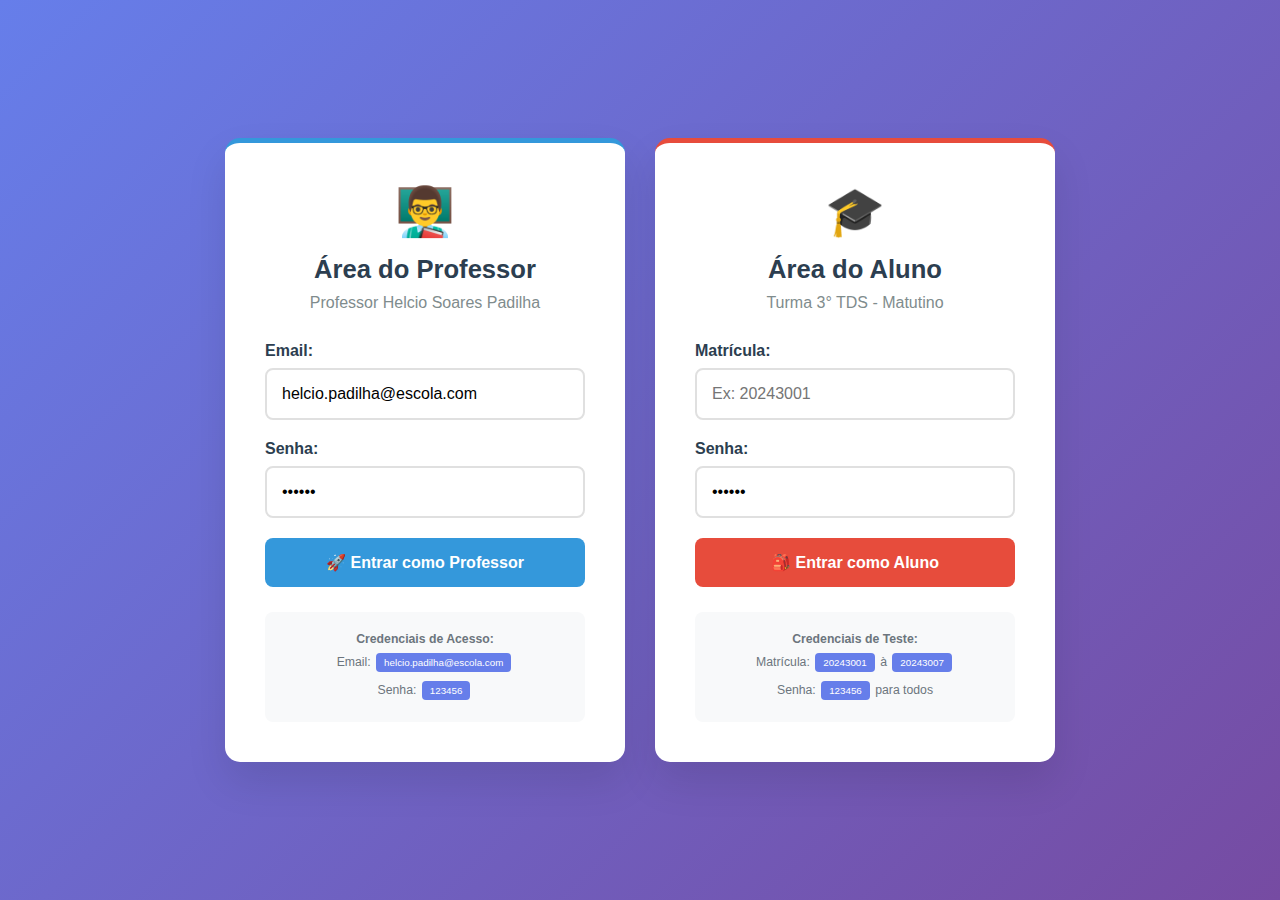
<file: aluno-frequencia.html>
<!DOCTYPE html>
<html lang="pt-BR">
<head>
    <meta charset="UTF-8">
    <meta name="viewport" content="width=device-width, initial-scale=1.0">
    <title>Minha Frequência - Aluno</title>
    <style>
        * {
            margin: 0;
            padding: 0;
            box-sizing: border-box;
        }

        body {
            font-family: 'Segoe UI', Tahoma, Geneva, Verdana, sans-serif;
            background: #f8f9fa;
            min-height: 100vh;
        }

        header {
            background: linear-gradient(135deg, #e74c3c, #c0392b);
            color: white;
            padding: 25px 30px;
            box-shadow: 0 4px 15px rgba(0,0,0,0.1);
        }

        .header-content {
            display: flex;
            justify-content: space-between;
            align-items: center;
            flex-wrap: wrap;
            gap: 20px;
            max-width: 1200px;
            margin: 0 auto;
        }

        .header-content h1 {
            margin: 0;
            color: white;
            font-size: 2.2em;
        }

        .header-content p {
            margin: 8px 0 0 0;
            color: #fdc6c1;
        }

        .btn {
            padding: 12px 25px;
            border: none;
            border-radius: 8px;
            font-size: 16px;
            cursor: pointer;
            transition: all 0.3s ease;
            text-decoration: none;
            display: inline-block;
            text-align: center;
        }

        .btn-primary {
            background: #e74c3c;
            color: white;
        }

        .btn-primary:hover {
            background: #c0392b;
            transform: translateY(-2px);
        }

        .btn-secondary {
            background: #95a5a6;
            color: white;
        }

        .btn-secondary:hover {
            background: #7f8c8d;
        }

        .btn-logout {
            background: #2c3e50;
            color: white;
        }

        .main-content {
            padding: 30px 20px;
            max-width: 1200px;
            margin: 0 auto;
        }

        .stats-grid {
            display: grid;
            grid-template-columns: repeat(auto-fit, minmax(200px, 1fr));
            gap: 20px;
            margin-bottom: 30px;
        }

        .stat-card {
            background: white;
            padding: 25px;
            border-radius: 12px;
            text-align: center;
            box-shadow: 0 4px 15px rgba(0,0,0,0.1);
        }

        .stat-icon {
            font-size: 2.5em;
            margin-bottom: 10px;
        }

        .stat-number {
            font-size: 2em;
            font-weight: bold;
            color: #e74c3c;
            margin-bottom: 5px;
        }

        .stat-label {
            color: #7f8c8d;
            font-size: 0.9em;
        }

        .filters {
            background: white;
            padding: 25px;
            border-radius: 12px;
            margin-bottom: 25px;
            display: flex;
            gap: 20px;
            flex-wrap: wrap;
            align-items: end;
            box-shadow: 0 2px 10px rgba(0,0,0,0.1);
        }

        .filter-group {
            flex: 1;
            min-width: 200px;
        }

        .filter-group label {
            display: block;
            margin-bottom: 8px;
            font-weight: 600;
            color: #2c3e50;
        }

        .filter-group select {
            width: 100%;
            padding: 12px;
            border: 2px solid #e0e0e0;
            border-radius: 8px;
            font-size: 14px;
        }

        .frequencia-container {
            background: white;
            border-radius: 12px;
            padding: 25px;
            box-shadow: 0 4px 15px rgba(0,0,0,0.1);
        }

        .table-container {
            overflow-x: auto;
        }

        table {
            width: 100%;
            border-collapse: collapse;
            margin-bottom: 20px;
        }

        th {
            background: #34495e;
            color: white;
            padding: 15px;
            text-align: left;
            font-weight: 600;
        }

        td {
            padding: 15px;
            border-bottom: 1px solid #ecf0f1;
            text-align: center;
        }

        tr:hover {
            background: #f8f9fa;
        }

        .presenca-cell {
            padding: 10px;
        }

        .presenca-presente {
            background: #d4edda;
            color: #155724;
            padding: 6px 12px;
            border-radius: 20px;
            font-weight: 600;
        }

        .presenca-falta {
            background: #f8d7da;
            color: #721c24;
            padding: 6px 12px;
            border-radius: 20px;
            font-weight: 600;
        }

        .disciplina-header {
            background: #f8f9fa;
            padding: 15px;
            border-radius: 8px;
            margin-bottom: 20px;
        }

        .disciplina-header h3 {
            color: #2c3e50;
            margin-bottom: 5px;
        }

        .disciplina-info {
            color: #7f8c8d;
            font-size: 0.9em;
        }

        .progress-section {
            background: #f8f9fa;
            padding: 20px;
            border-radius: 8px;
            margin-bottom: 20px;
        }

        .progress-bar {
            width: 100%;
            height: 20px;
            background: #ecf0f1;
            border-radius: 10px;
            overflow: hidden;
            margin-bottom: 10px;
        }

        .progress-fill {
            height: 100%;
            background: #e74c3c;
            transition: width 0.3s ease;
        }

        .progress-labels {
            display: flex;
            justify-content: space-between;
            font-size: 0.9em;
            color: #7f8c8d;
        }

        .legenda {
            display: flex;
            gap: 20px;
            margin-top: 20px;
            padding-top: 20px;
            border-top: 1px solid #ecf0f1;
        }

        .legenda-item {
            display: flex;
            align-items: center;
            gap: 8px;
            font-size: 0.9em;
        }

        .legenda-cor {
            width: 15px;
            height: 15px;
            border-radius: 3px;
        }

        .legenda-presente { background: #d4edda; }
        .legenda-falta { background: #f8d7da; }

        footer {
            background: #2c3e50;
            color: white;
            padding: 25px;
            text-align: center;
            margin-top: 50px;
        }

        footer p {
            margin: 0;
            color: #bdc3c7;
        }

        @media (max-width: 768px) {
            .stats-grid {
                grid-template-columns: repeat(2, 1fr);
            }
            
            .filters {
                flex-direction: column;
            }
            
            .filter-group {
                min-width: 100%;
            }
            
            .header-content {
                flex-direction: column;
                text-align: center;
            }
        }
    </style>
</head>
<body>
    <header>
        <div class="header-content">
            <div>
                <h1>📅 Minha Frequência</h1>
                <p id="studentInfo">3° TDS - Período Matutino</p>
            </div>
            <div>
                <a href="aluno-dashboard.html" class="btn btn-secondary">🏠 Voltar</a>
                <button onclick="logout()" class="btn btn-logout">🚪 Sair</button>
            </div>
        </div>
    </header>

    <main class="main-content">
        <div class="stats-grid">
            <div class="stat-card">
                <div class="stat-icon">📊</div>
                <div class="stat-number" id="percentualGeral">85%</div>
                <div class="stat-label">Frequência Geral</div>
            </div>
            <div class="stat-card">
                <div class="stat-icon">✅</div>
                <div class="stat-number" id="totalPresencas">34</div>
                <div class="stat-label">Total de Presenças</div>
            </div>
            <div class="stat-card">
                <div class="stat-icon">❌</div>
                <div class="stat-number" id="totalFaltas">6</div>
                <div class="stat-label">Total de Faltas</div>
            </div>
            <div class="stat-card">
                <div class="stat-icon">📚</div>
                <div class="stat-number" id="totalAulas">40</div>
                <div class="stat-label">Total de Aulas</div>
            </div>
        </div>

        <div class="filters">
            <div class="filter-group">
                <label for="disciplina">Filtrar por Disciplina:</label>
                <select id="disciplina" onchange="filtrarFrequencia()">
                    <option value="">Todas as disciplinas</option>
                    <option value="Desenvolvimento Web">Desenvolvimento Web</option>
                    <option value="Banco de Dados">Banco de Dados</option>
                    <option value="Programação Mobile">Programação Mobile</option>
                    <option value="Redes de Computadores">Redes de Computadores</option>
                    <option value="Engenharia de Software">Engenharia de Software</option>
                </select>
            </div>
            <div class="filter-group">
                <label for="mes">Filtrar por Mês:</label>
                <select id="mes" onchange="filtrarFrequencia()">
                    <option value="">Todos os meses</option>
                    <option value="3">Março 2024</option>
                    <option value="4">Abril 2024</option>
                    <option value="5">Maio 2024</option>
                </select>
            </div>
        </div>

        <div class="frequencia-container">
            <!-- Desenvolvimento Web -->
            <div class="disciplina-header">
                <h3>🌐 Desenvolvimento Web</h3>
                <div class="disciplina-info">
                    Frequência: <strong>92%</strong> | Presenças: 23/25 | Faltas: 2
                </div>
            </div>

            <div class="progress-section">
                <div class="progress-bar">
                    <div class="progress-fill" style="width: 92%"></div>
                </div>
                <div class="progress-labels">
                    <span>0%</span>
                    <span>92%</span>
                    <span>100%</span>
                </div>
            </div>

            <div class="table-container">
                <table>
                    <thead>
                        <tr>
                            <th>Data</th>
                            <th>Dia da Semana</th>
                            <th>Período</th>
                            <th>Presença</th>
                            <th>Observações</th>
                        </tr>
                    </thead>
                    <tbody>
                        <tr>
                            <td>01/03/2024</td>
                            <td>Sexta-feira</td>
                            <td>Matutino</td>
                            <td class="presenca-cell">
                                <span class="presenca-presente">Presente</span>
                            </td>
                            <td>-</td>
                        </tr>
                        <tr>
                            <td>04/03/2024</td>
                            <td>Segunda-feira</td>
                            <td>Matutino</td>
                            <td class="presenca-cell">
                                <span class="presenca-presente">Presente</span>
                            </td>
                            <td>-</td>
                        </tr>
                        <tr>
                            <td>06/03/2024</td>
                            <td>Quarta-feira</td>
                            <td>Matutino</td>
                            <td class="presenca-cell">
                                <span class="presenca-falta">Falta</span>
                            </td>
                            <td>Justificada - Atestado médico</td>
                        </tr>
                        <tr>
                            <td>08/03/2024</td>
                            <td>Sexta-feira</td>
                            <td>Matutino</td>
                            <td class="presenca-cell">
                                <span class="presenca-presente">Presente</span>
                            </td>
                            <td>-</td>
                        </tr>
                        <tr>
                            <td>11/03/2024</td>
                            <td>Segunda-feira</td>
                            <td>Matutino</td>
                            <td class="presenca-cell">
                                <span class="presenca-presente">Presente</span>
                            </td>
                            <td>-</td>
                        </tr>
                    </tbody>
                </table>
            </div>

            <!-- Banco de Dados -->
            <div class="disciplina-header" style="margin-top: 40px;">
                <h3>🗃️ Banco de Dados</h3>
                <div class="disciplina-info">
                    Frequência: <strong>88%</strong> | Presenças: 22/25 | Faltas: 3
                </div>
            </div>

            <div class="progress-section">
                <div class="progress-bar">
                    <div class="progress-fill" style="width: 88%"></div>
                </div>
                <div class="progress-labels">
                    <span>0%</span>
                    <span>88%</span>
                    <span>100%</span>
                </div>
            </div>

            <div class="table-container">
                <table>
                    <thead>
                        <tr>
                            <th>Data</th>
                            <th>Dia da Semana</th>
                            <th>Período</th>
                            <th>Presença</th>
                            <th>Observações</th>
                        </tr>
                    </thead>
                    <tbody>
                        <tr>
                            <td>02/03/2024</td>
                            <td>Sábado</td>
                            <td>Matutino</td>
                            <td class="presenca-cell">
                                <span class="presenca-presente">Presente</span>
                            </td>
                            <td>-</td>
                        </tr>
                        <tr>
                            <td>05/03/2024</td>
                            <td>Terça-feira</td>
                            <td>Matutino</td>
                            <td class="presenca-cell">
                                <span class="presenca-falta">Falta</span>
                            </td>
                            <td>Não justificada</td>
                        </tr>
                        <tr>
                            <td>09/03/2024</td>
                            <td>Sábado</td>
                            <td>Matutino</td>
                            <td class="presenca-cell">
                                <span class="presenca-presente">Presente</span>
                            </td>
                            <td>-</td>
                        </tr>
                        <tr>
                            <td>12/03/2024</td>
                            <td>Terça-feira</td>
                            <td>Matutino</td>
                            <td class="presenca-cell">
                                <span class="presenca-presente">Presente</span>
                            </td>
                            <td>-</td>
                        </tr>
                        <tr>
                            <td>16/03/2024</td>
                            <td>Sábado</td>
                            <td>Matutino</td>
                            <td class="presenca-cell">
                                <span class="presenca-falta">Falta</span>
                            </td>
                            <td>Justificada - Problema familiar</td>
                        </tr>
                    </tbody>
                </table>
            </div>

            <div class="legenda">
                <div class="legenda-item">
                    <div class="legenda-cor legenda-presente"></div>
                    <span>Presença registrada</span>
                </div>
                <div class="legenda-item">
                    <div class="legenda-cor legenda-falta"></div>
                    <span>Falta registrada</span>
                </div>
            </div>
        </div>
    </main>

    <footer>
        <p>Sistema Acadêmico - Turma 3° TDS &copy; 2024 - Professor Helcio Soares Padilha</p>
    </footer>

    <script>
        const FREQUENCIA_ALUNOS = {
            '20243001': {
                nome: 'Anna Julia de Lima',
                geral: { percentual: 85, presencas: 34, faltas: 6, total: 40 },
                disciplinas: {
                    'Desenvolvimento Web': { percentual: 92, presencas: 23, faltas: 2, total: 25 },
                    'Banco de Dados': { percentual: 88, presencas: 22, faltas: 3, total: 25 },
                    'Programação Mobile': { percentual: 95, presencas: 19, faltas: 1, total: 20 },
                    'Redes de Computadores': { percentual: 78, presencas: 14, faltas: 4, total: 18 },
                    'Engenharia de Software': { percentual: 85, presencas: 17, faltas: 3, total: 20 }
                }
            }
        };

        function carregarFrequencia() {
            const usuario = JSON.parse(localStorage.getItem('usuarioLogado'));
            if (!usuario) {
                window.location.href = 'index.html';
                return;
            }

            const aluno = FREQUENCIA_ALUNOS[usuario.matricula] || FREQUENCIA_ALUNOS['20243001'];
            
            document.getElementById('studentInfo').textContent = 
                `${usuario.nome} - ${usuario.matricula} - 3° TDS`;

            // Atualizar estatísticas gerais
            document.getElementById('percentualGeral').textContent = `${aluno.geral.percentual}%`;
            document.getElementById('totalPresencas').textContent = aluno.geral.presencas;
            document.getElementById('totalFaltas').textContent = aluno.geral.faltas;
            document.getElementById('totalAulas').textContent = aluno.geral.total;
        }

        function filtrarFrequencia() {
            const disciplinaFiltro = document.getElementById('disciplina').value;
            const mesFiltro = document.getElementById('mes').value;
            
            // Simular filtragem - em um sistema real, isso viria do backend
            console.log('Filtrando por:', { disciplina: disciplinaFiltro, mes: mesFiltro });
        }

        function logout() {
            if (confirm('Tem certeza que deseja sair?')) {
                localStorage.removeItem('usuarioLogado');
                window.location.href = 'index.html';
            }
        }

        document.addEventListener('DOMContentLoaded', carregarFrequencia);
    </script>
</body>
</html>
</file>
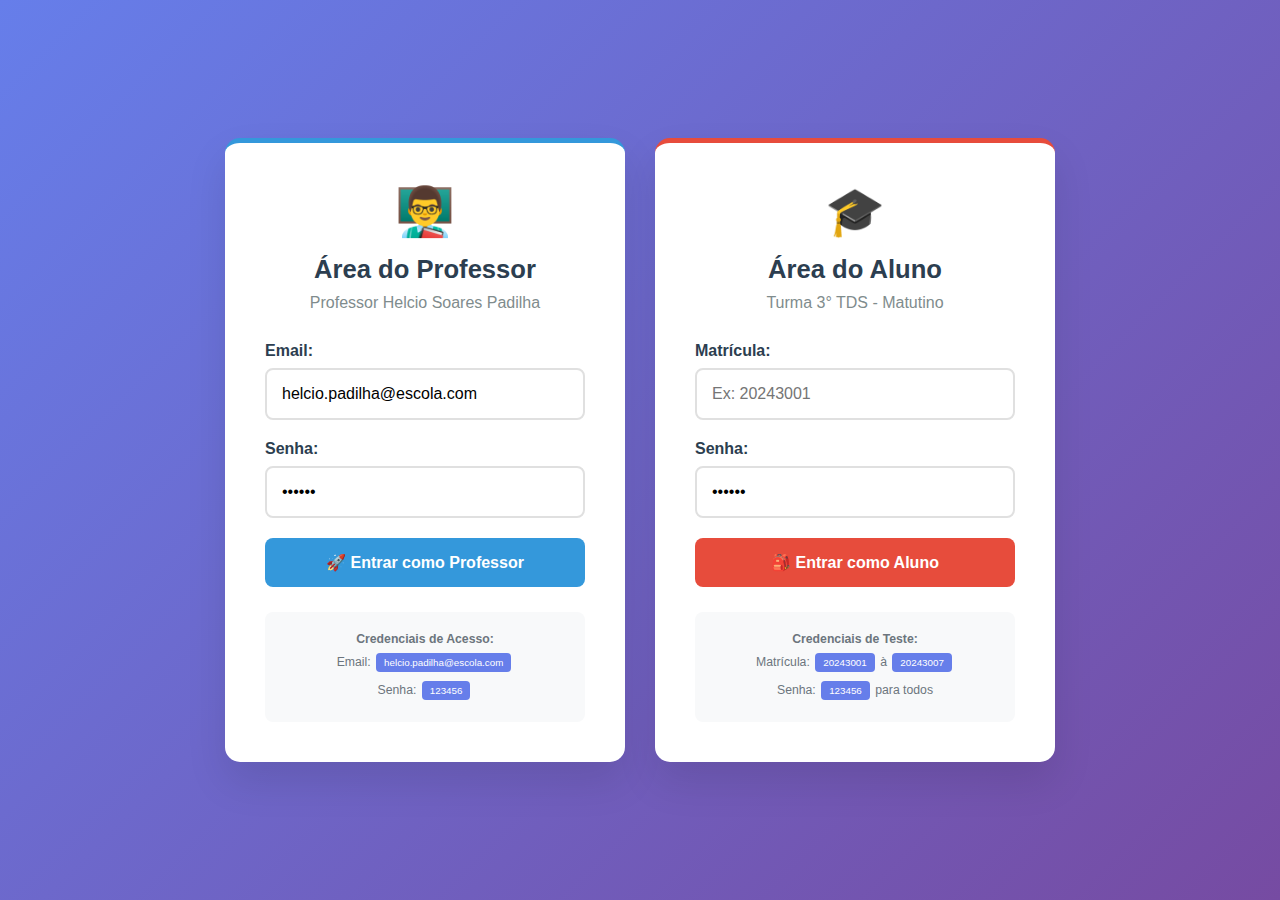
<file: aluno-horarios.html>
<!DOCTYPE html>
<html lang="pt-BR">
<head>
    <meta charset="UTF-8">
    <meta name="viewport" content="width=device-width, initial-scale=1.0">
    <title>Meus Horários - Aluno</title>
    <style>
        * {
            margin: 0;
            padding: 0;
            box-sizing: border-box;
        }

        body {
            font-family: 'Segoe UI', Tahoma, Geneva, Verdana, sans-serif;
            background: #f8f9fa;
            min-height: 100vh;
        }

        header {
            background: linear-gradient(135deg, #e74c3c, #c0392b);
            color: white;
            padding: 25px 30px;
            box-shadow: 0 4px 15px rgba(0,0,0,0.1);
        }

        .header-content {
            display: flex;
            justify-content: space-between;
            align-items: center;
            flex-wrap: wrap;
            gap: 20px;
            max-width: 1200px;
            margin: 0 auto;
        }

        .header-content h1 {
            margin: 0;
            color: white;
            font-size: 2.2em;
        }

        .header-content p {
            margin: 8px 0 0 0;
            color: #fdc6c1;
        }

        .btn {
            padding: 12px 25px;
            border: none;
            border-radius: 8px;
            font-size: 16px;
            cursor: pointer;
            transition: all 0.3s ease;
            text-decoration: none;
            display: inline-block;
            text-align: center;
        }

        .btn-primary {
            background: #e74c3c;
            color: white;
        }

        .btn-primary:hover {
            background: #c0392b;
            transform: translateY(-2px);
        }

        .btn-secondary {
            background: #95a5a6;
            color: white;
        }

        .btn-secondary:hover {
            background: #7f8c8d;
        }

        .btn-logout {
            background: #2c3e50;
            color: white;
        }

        .main-content {
            padding: 30px 20px;
            max-width: 1200px;
            margin: 0 auto;
        }

        .week-selector {
            background: white;
            padding: 25px;
            border-radius: 12px;
            margin-bottom: 25px;
            text-align: center;
            box-shadow: 0 2px 10px rgba(0,0,0,0.1);
        }

        .week-nav {
            display: flex;
            justify-content: space-between;
            align-items: center;
            margin-bottom: 20px;
        }

        .week-title {
            font-size: 1.4em;
            font-weight: 600;
            color: #2c3e50;
        }

        .schedule-container {
            background: white;
            border-radius: 12px;
            padding: 25px;
            box-shadow: 0 4px 15px rgba(0,0,0,0.1);
            margin-bottom: 30px;
        }

        .schedule-table {
            width: 100%;
            border-collapse: collapse;
        }

        .schedule-table th {
            background: #34495e;
            color: white;
            padding: 15px;
            text-align: center;
            font-weight: 600;
            border: 1px solid #2c3e50;
        }

        .schedule-table td {
            padding: 15px;
            border: 1px solid #ecf0f1;
            text-align: center;
            vertical-align: top;
            height: 100px;
        }

        .time-slot {
            background: #f8f9fa;
            font-weight: 600;
            color: #2c3e50;
        }

        .aula-item {
            background: #e74c3c;
            color: white;
            padding: 8px;
            border-radius: 6px;
            margin-bottom: 5px;
            font-size: 0.85em;
            cursor: pointer;
            transition: all 0.3s ease;
        }

        .aula-item:hover {
            transform: scale(1.02);
            box-shadow: 0 2px 8px rgba(0,0,0,0.2);
        }

        .aula-item.desenvolvimento-web { background: #e74c3c; }
        .aula-item.banco-dados { background: #3498db; }
        .aula-item.programacao-mobile { background: #9b59b6; }
        .aula-item.redes-computadores { background: #f39c12; }
        .aula-item.engenharia-software { background: #27ae60; }

        .aula-disciplina {
            font-weight: 600;
            font-size: 0.9em;
        }

        .aula-info {
            font-size: 0.8em;
            opacity: 0.9;
        }

        .current-time {
            background: #fff3cd !important;
            border: 2px solid #f39c12;
        }

        .today {
            background: #f8f9fa;
            font-weight: 600;
        }

        .info-cards {
            display: grid;
            grid-template-columns: repeat(auto-fit, minmax(300px, 1fr));
            gap: 20px;
            margin-top: 30px;
        }

        .info-card {
            background: white;
            padding: 20px;
            border-radius: 12px;
            box-shadow: 0 4px 15px rgba(0,0,0,0.1);
        }

        .info-card h3 {
            color: #2c3e50;
            margin-bottom: 15px;
            font-size: 1.2em;
        }

        .disciplina-item {
            display: flex;
            align-items: center;
            gap: 10px;
            padding: 10px 0;
            border-bottom: 1px solid #ecf0f1;
        }

        .disciplina-item:last-child {
            border-bottom: none;
        }

        .disciplina-cor {
            width: 15px;
            height: 15px;
            border-radius: 3px;
        }

        .disciplina-nome {
            flex: 1;
            font-weight: 500;
            color: #2c3e50;
        }

        .disciplina-info {
            color: #7f8c8d;
            font-size: 0.9em;
        }

        .next-class {
            background: linear-gradient(135deg, #e74c3c, #c0392b);
            color: white;
            padding: 20px;
            border-radius: 12px;
            margin-bottom: 20px;
        }

        .next-class h3 {
            margin-bottom: 10px;
            font-size: 1.3em;
        }

        .next-class-info {
            display: grid;
            grid-template-columns: repeat(auto-fit, minmax(150px, 1fr));
            gap: 15px;
            margin-top: 15px;
        }

        .next-class-item {
            text-align: center;
        }

        .next-class-label {
            font-size: 0.9em;
            opacity: 0.9;
            margin-bottom: 5px;
        }

        .next-class-value {
            font-size: 1.1em;
            font-weight: 600;
        }

        footer {
            background: #2c3e50;
            color: white;
            padding: 25px;
            text-align: center;
            margin-top: 50px;
        }

        footer p {
            margin: 0;
            color: #bdc3c7;
        }

        @media (max-width: 768px) {
            .schedule-table {
                font-size: 0.8em;
            }
            
            .schedule-table th,
            .schedule-table td {
                padding: 8px;
            }
            
            .aula-item {
                padding: 5px;
                font-size: 0.7em;
            }
            
            .header-content {
                flex-direction: column;
                text-align: center;
            }
            
            .info-cards {
                grid-template-columns: 1fr;
            }
        }
    </style>
</head>
<body>
    <header>
        <div class="header-content">
            <div>
                <h1>⏰ Meus Horários</h1>
                <p id="studentInfo">3° TDS - Período Matutino</p>
            </div>
            <div>
                <a href="aluno-dashboard.html" class="btn btn-secondary">🏠 Voltar</a>
                <button onclick="logout()" class="btn btn-logout">🚪 Sair</button>
            </div>
        </div>
    </header>

    <main class="main-content">
        <div class="next-class">
            <h3>📚 Próxima Aula</h3>
            <div class="next-class-info">
                <div class="next-class-item">
                    <div class="next-class-label">Disciplina</div>
                    <div class="next-class-value">Banco de Dados</div>
                </div>
                <div class="next-class-item">
                    <div class="next-class-label">Horário</div>
                    <div class="next-class-value">08:00 - 10:00</div>
                </div>
                <div class="next-class-item">
                    <div class="next-class-label">Sala</div>
                    <div class="next-class-value">Lab. 04</div>
                </div>
                <div class="next-class-item">
                    <div class="next-class-label">Dia</div>
                    <div class="next-class-value">Sábado</div>
                </div>
            </div>
        </div>

        <div class="week-selector">
            <div class="week-nav">
                <button class="btn btn-secondary" onclick="previousWeek()">← Semana Anterior</button>
                <div class="week-title" id="weekTitle">Semana de 25/03 a 30/03/2024</div>
                <button class="btn btn-secondary" onclick="nextWeek()">Próxima Semana →</button>
            </div>
        </div>

        <div class="schedule-container">
            <table class="schedule-table">
                <thead>
                    <tr>
                        <th>Horário</th>
                        <th>Segunda</th>
                        <th>Terça</th>
                        <th>Quarta</th>
                        <th>Quinta</th>
                        <th>Sexta</th>
                        <th>Sábado</th>
                    </tr>
                </thead>
                <tbody>
                    <tr>
                        <td class="time-slot">07:00 - 08:00</td>
                        <td></td>
                        <td></td>
                        <td></td>
                        <td></td>
                        <td></td>
                        <td></td>
                    </tr>
                    <tr>
                        <td class="time-slot">08:00 - 10:00</td>
                        <td></td>
                        <td></td>
                        <td></td>
                        <td></td>
                        <td></td>
                        <td>
                            <div class="aula-item banco-dados">
                                <div class="aula-disciplina">Banco de Dados</div>
                                <div class="aula-info">Lab. 04 - Prof. Helcio</div>
                            </div>
                        </td>
                    </tr>
                    <tr>
                        <td class="time-slot">10:00 - 10:20</td>
                        <td colspan="6" style="text-align: center; background: #f8f9fa; color: #7f8c8d;">
                            ⏰ Intervalo
                        </td>
                    </tr>
                    <tr>
                        <td class="time-slot">10:20 - 12:00</td>
                        <td></td>
                        <td>
                            <div class="aula-item programacao-mobile">
                                <div class="aula-disciplina">Programação Mobile</div>
                                <div class="aula-info">Lab. 03 - Prof. Helcio</div>
                            </div>
                        </td>
                        <td></td>
                        <td></td>
                        <td>
                            <div class="aula-item desenvolvimento-web">
                                <div class="aula-disciplina">Desenvolvimento Web</div>
                                <div class="aula-info">Lab. 04 - Prof. Helcio</div>
                            </div>
                        </td>
                        <td>
                            <div class="aula-item engenharia-software">
                                <div class="aula-disciplina">Eng. Software</div>
                                <div class="aula-info">Sala 12 - Prof. Helcio</div>
                            </div>
                        </td>
                    </tr>
                    <tr>
                        <td class="time-slot">12:00 - 13:00</td>
                        <td colspan="6" style="text-align: center; background: #f8f9fa; color: #7f8c8d;">
                            🍽️ Almoço
                        </td>
                    </tr>
                    <tr>
                        <td class="time-slot">13:00 - 15:00</td>
                        <td>
                            <div class="aula-item redes-computadores">
                                <div class="aula-disciplina">Redes Computadores</div>
                                <div class="aula-info">Lab. 02 - Prof. Helcio</div>
                            </div>
                        </td>
                        <td></td>
                        <td>
                            <div class="aula-item banco-dados">
                                <div class="aula-disciplina">Banco de Dados</div>
                                <div class="aula-info">Lab. 04 - Prof. Helcio</div>
                            </div>
                        </td>
                        <td></td>
                        <td></td>
                        <td></td>
                    </tr>
                    <tr>
                        <td class="time-slot">15:00 - 17:00</td>
                        <td></td>
                        <td>
                            <div class="aula-item desenvolvimento-web">
                                <div class="aula-disciplina">Desenvolvimento Web</div>
                                <div class="aula-info">Lab. 04 - Prof. Helcio</div>
                            </div>
                        </td>
                        <td></td>
                        <td>
                            <div class="aula-item programacao-mobile">
                                <div class="aula-disciplina">Programação Mobile</div>
                                <div class="aula-info">Lab. 03 - Prof. Helcio</div>
                            </div>
                        </td>
                        <td></td>
                        <td></td>
                    </tr>
                </tbody>
            </table>
        </div>

        <div class="info-cards">
            <div class="info-card">
                <h3>📋 Legenda de Disciplinas</h3>
                <div class="disciplina-item">
                    <div class="disciplina-cor" style="background: #e74c3c;"></div>
                    <div class="disciplina-nome">Desenvolvimento Web</div>
                    <div class="disciplina-info">Segunda e Sexta</div>
                </div>
                <div class="disciplina-item">
                    <div class="disciplina-cor" style="background: #3498db;"></div>
                    <div class="disciplina-nome">Banco de Dados</div>
                    <div class="disciplina-info">Quarta e Sábado</div>
                </div>
                <div class="disciplina-item">
                    <div class="disciplina-cor" style="background: #9b59b6;"></div>
                    <div class="disciplina-nome">Programação Mobile</div>
                    <div class="disciplina-info">Terça e Quinta</div>
                </div>
                <div class="disciplina-item">
                    <div class="disciplina-cor" style="background: #f39c12;"></div>
                    <div class="disciplina-nome">Redes de Computadores</div>
                    <div class="disciplina-info">Segunda</div>
                </div>
                <div class="disciplina-item">
                    <div class="disciplina-cor" style="background: #27ae60;"></div>
                    <div class="disciplina-nome">Engenharia de Software</div>
                    <div class="disciplina-info">Sábado</div>
                </div>
            </div>

            <div class="info-card">
                <h3>🏫 Informações das Salas</h3>
                <div class="disciplina-item">
                    <div class="disciplina-nome">Laboratório 02</div>
                    <div class="disciplina-info">Redes e Infraestrutura</div>
                </div>
                <div class="disciplina-item">
                    <div class="disciplina-nome">Laboratório 03</div>
                    <div class="disciplina-info">Desenvolvimento Mobile</div>
                </div>
                <div class="disciplina-item">
                    <div class="disciplina-nome">Laboratório 04</div>
                    <div class="disciplina-info">Desenvolvimento Web/BD</div>
                </div>
                <div class="disciplina-item">
                    <div class="disciplina-nome">Sala 12</div>
                    <div class="disciplina-info">Teoria e Planejamento</div>
                </div>
            </div>
        </div>
    </main>

    <footer>
        <p>Sistema Acadêmico - Turma 3° TDS &copy; 2024 - Professor Helcio Soares Padilha</p>
    </footer>

    <script>
        let currentWeek = 0;

        function carregarHorarios() {
            const usuario = JSON.parse(localStorage.getItem('usuarioLogado'));
            if (!usuario) {
                window.location.href = 'index.html';
                return;
            }

            document.getElementById('studentInfo').textContent = 
                `${usuario.nome} - ${usuario.matricula} - 3° TDS`;

            atualizarSemana();
            marcarAulaAtual();
        }

        function atualizarSemana() {
            const today = new Date();
            const startDate = new Date(today);
            startDate.setDate(today.getDate() - today.getDay() + 1 + (currentWeek * 7)); // Segunda-feira
            
            const endDate = new Date(startDate);
            endDate.setDate(startDate.getDate() + 5); // Sábado

            const weekTitle = `Semana de ${formatarData(startDate)} a ${formatarData(endDate)}`;
            document.getElementById('weekTitle').textContent = weekTitle;

            // Marcar dia atual
            const cells = document.querySelectorAll('.schedule-table td');
            cells.forEach(cell => {
                cell.classList.remove('today');
            });
        }

        function formatarData(data) {
            return data.toLocaleDateString('pt-BR');
        }

        function previousWeek() {
            currentWeek--;
            atualizarSemana();
        }

        function nextWeek() {
            currentWeek++;
            atualizarSemana();
        }

        function marcarAulaAtual() {
            const now = new Date();
            const currentDay = now.getDay(); // 0=Domingo, 1=Segunda, ..., 6=Sábado
            const currentHour = now.getHours();
            const currentMinute = now.getMinutes();

            // Converter para minutos totais do dia
            const currentTime = currentHour * 60 + currentMinute;

            // Horários das aulas em minutos
            const horarios = {
                1: [ // Segunda
                    { start: 13*60, end: 15*60, row: 5 } // Redes 13:00-15:00
                ],
                2: [ // Terça
                    { start: 10*60+20, end: 12*60, row: 4 }, // Mobile 10:20-12:00
                    { start: 15*60, end: 17*60, row: 7 } // Web 15:00-17:00
                ],
                4: [ // Quinta
                    { start: 15*60, end: 17*60, row: 7 } // Mobile 15:00-17:00
                ],
                5: [ // Sexta
                    { start: 10*60+20, end: 12*60, row: 4 } // Web 10:20-12:00
                ],
                6: [ // Sábado
                    { start: 8*60, end: 10*60, row: 2 }, // BD 08:00-10:00
                    { start: 10*60+20, end: 12*60, row: 4 } // Eng. Software 10:20-12:00
                ]
            };

            const aulasHoje = horarios[currentDay] || [];
            
            aulasHoje.forEach(aula => {
                if (currentTime >= aula.start && currentTime <= aula.end) {
                    const rows = document.querySelectorAll('.schedule-table tr');
                    if (rows[aula.row]) {
                        const cell = rows[aula.row].cells[currentDay];
                        if (cell) {
                            cell.classList.add('current-time');
                        }
                    }
                }
            });
        }

        function logout() {
            if (confirm('Tem certeza que deseja sair?')) {
                localStorage.removeItem('usuarioLogado');
                window.location.href = 'index.html';
            }
        }

        document.addEventListener('DOMContentLoaded', carregarHorarios);

        // Atualizar a cada minuto
        setInterval(marcarAulaAtual, 60000);
    </script>
</body>
</html>
</file>
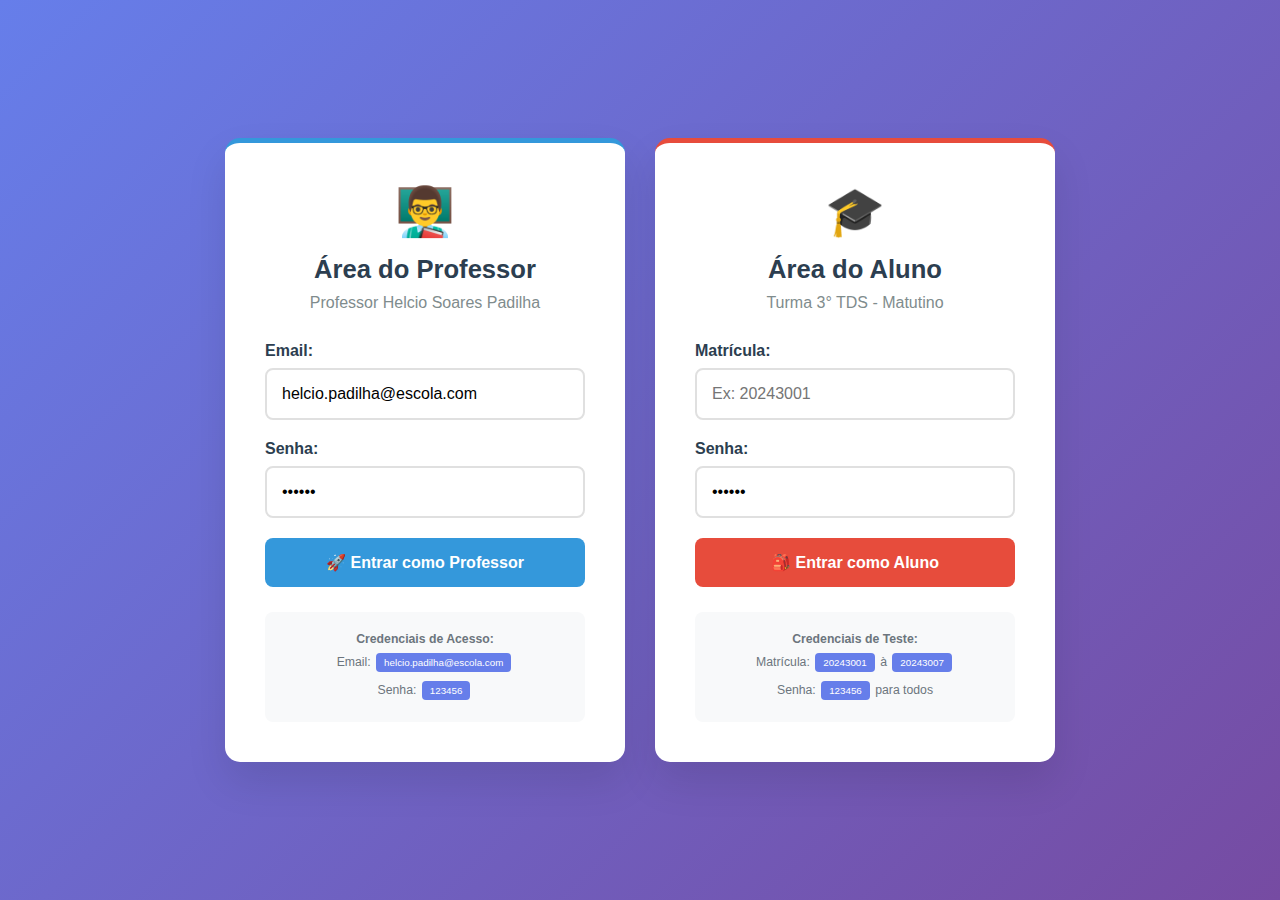
<file: aluno-notas.html>
<!DOCTYPE html>
<html lang="pt-BR">
<head>
    <meta charset="UTF-8">
    <meta name="viewport" content="width=device-width, initial-scale=1.0">
    <title>Minhas Notas - Aluno</title>
    <style>
        * {
            margin: 0;
            padding: 0;
            box-sizing: border-box;
        }

        body {
            font-family: 'Segoe UI', Tahoma, Geneva, Verdana, sans-serif;
            background: #f8f9fa;
            min-height: 100vh;
        }

        header {
            background: linear-gradient(135deg, #e74c3c, #c0392b);
            color: white;
            padding: 25px 30px;
            box-shadow: 0 4px 15px rgba(0,0,0,0.1);
        }

        .header-content {
            display: flex;
            justify-content: space-between;
            align-items: center;
            flex-wrap: wrap;
            gap: 20px;
            max-width: 1200px;
            margin: 0 auto;
        }

        .header-content h1 {
            margin: 0;
            color: white;
            font-size: 2.2em;
        }

        .header-content p {
            margin: 8px 0 0 0;
            color: #fdc6c1;
        }

        .btn {
            padding: 12px 25px;
            border: none;
            border-radius: 8px;
            font-size: 16px;
            cursor: pointer;
            transition: all 0.3s ease;
            text-decoration: none;
            display: inline-block;
            text-align: center;
        }

        .btn-primary {
            background: #e74c3c;
            color: white;
        }

        .btn-primary:hover {
            background: #c0392b;
            transform: translateY(-2px);
        }

        .btn-secondary {
            background: #95a5a6;
            color: white;
        }

        .btn-secondary:hover {
            background: #7f8c8d;
        }

        .btn-logout {
            background: #2c3e50;
            color: white;
        }

        .main-content {
            padding: 30px 20px;
            max-width: 1200px;
            margin: 0 auto;
        }

        .summary-cards {
            display: grid;
            grid-template-columns: repeat(auto-fit, minmax(250px, 1fr));
            gap: 20px;
            margin-bottom: 30px;
        }

        .summary-card {
            background: white;
            padding: 25px;
            border-radius: 12px;
            box-shadow: 0 4px 15px rgba(0,0,0,0.1);
            display: flex;
            align-items: center;
            gap: 20px;
        }

        .summary-icon {
            font-size: 3em;
        }

        .summary-content {
            flex: 1;
        }

        .summary-value {
            font-size: 2.5em;
            font-weight: bold;
            color: #e74c3c;
            margin-bottom: 5px;
        }

        .summary-label {
            color: #7f8c8d;
            font-size: 1em;
        }

        .section {
            margin-bottom: 40px;
        }

        .section h2 {
            color: #2c3e50;
            margin-bottom: 20px;
            font-size: 1.5em;
            padding-bottom: 10px;
            border-bottom: 2px solid #ecf0f1;
        }

        .grades-container {
            display: grid;
            grid-template-columns: repeat(auto-fit, minmax(300px, 1fr));
            gap: 20px;
        }

        .grade-card {
            background: white;
            border-radius: 12px;
            padding: 20px;
            box-shadow: 0 4px 15px rgba(0,0,0,0.1);
            border-left: 4px solid #e74c3c;
        }

        .grade-card-header {
            display: flex;
            justify-content: space-between;
            align-items: center;
            margin-bottom: 15px;
        }

        .grade-card-header h3 {
            color: #2c3e50;
            margin: 0;
        }

        .grade-badge {
            padding: 8px 16px;
            border-radius: 20px;
            font-weight: bold;
            font-size: 1.1em;
        }

        .grade-badge.aprovado { background: #d4edda; color: #155724; }
        .grade-badge.recuperacao { background: #fff3cd; color: #856404; }
        .grade-badge.reprovado { background: #f8d7da; color: #721c24; }

        .grade-details {
            margin-bottom: 15px;
        }

        .grade-item {
            display: flex;
            justify-content: space-between;
            padding: 8px 0;
            border-bottom: 1px solid #ecf0f1;
        }

        .grade-item:last-child {
            border-bottom: none;
        }

        .grade-value {
            font-weight: bold;
            color: #2c3e50;
        }

        .grade-progress {
            margin-top: 15px;
        }

        .progress-bar {
            width: 100%;
            height: 8px;
            background: #ecf0f1;
            border-radius: 4px;
            overflow: hidden;
            margin-bottom: 8px;
        }

        .progress-fill {
            height: 100%;
            background: #e74c3c;
            transition: width 0.3s ease;
        }

        .progress-label {
            font-size: 0.9em;
            color: #7f8c8d;
            text-align: center;
        }

        .table-container {
            background: white;
            border-radius: 12px;
            overflow: hidden;
            box-shadow: 0 4px 15px rgba(0,0,0,0.1);
        }

        table {
            width: 100%;
            border-collapse: collapse;
        }

        th {
            background: #34495e;
            color: white;
            padding: 15px;
            text-align: left;
            font-weight: 600;
        }

        td {
            padding: 15px;
            border-bottom: 1px solid #ecf0f1;
        }

        tr:hover {
            background: #f8f9fa;
        }

        .status {
            padding: 6px 12px;
            border-radius: 20px;
            font-size: 0.85em;
            font-weight: 600;
        }

        .status.aprovado { background: #d4edda; color: #155724; }
        .status.recuperacao { background: #fff3cd; color: #856404; }
        .status.reprovado { background: #f8d7da; color: #721c24; }

        footer {
            background: #2c3e50;
            color: white;
            padding: 25px;
            text-align: center;
            margin-top: 50px;
        }

        footer p {
            margin: 0;
            color: #bdc3c7;
        }

        @media (max-width: 768px) {
            .summary-cards {
                grid-template-columns: 1fr;
            }
            
            .grades-container {
                grid-template-columns: 1fr;
            }
            
            .header-content {
                flex-direction: column;
                text-align: center;
            }
            
            .grade-card-header {
                flex-direction: column;
                align-items: flex-start;
                gap: 10px;
            }
        }
    </style>
</head>
<body>
    <header>
        <div class="header-content">
            <div>
                <h1>📊 Minhas Notas</h1>
                <p id="studentInfo">3° TDS - Período Matutino</p>
            </div>
            <div>
                <a href="aluno-dashboard.html" class="btn btn-secondary">🏠 Voltar</a>
                <button onclick="logout()" class="btn btn-logout">🚪 Sair</button>
            </div>
        </div>
    </header>

    <main class="main-content">
        <div class="summary-cards">
            <div class="summary-card">
                <div class="summary-icon">📈</div>
                <div class="summary-content">
                    <div class="summary-value" id="mediaGeral">7.8</div>
                    <div class="summary-label">Média Geral</div>
                </div>
            </div>
            <div class="summary-card">
                <div class="summary-icon">✅</div>
                <div class="summary-content">
                    <div class="summary-value" id="disciplinasAprovadas">4/5</div>
                    <div class="summary-label">Disciplinas Aprovadas</div>
                </div>
            </div>
            <div class="summary-card">
                <div class="summary-icon">📚</div>
                <div class="summary-content">
                    <div class="summary-value" id="totalAvaliacoes">12</div>
                    <div class="summary-label">Total de Avaliações</div>
                </div>
            </div>
            <div class="summary-card">
                <div class="summary-icon">🎯</div>
                <div class="summary-content">
                    <div class="summary-value" id="melhorNota">9.2</div>
                    <div class="summary-label">Melhor Nota</div>
                </div>
            </div>
        </div>

        <div class="section">
            <h2>📖 Notas por Disciplina</h2>
            <div class="grades-container" id="gradesContainer">
                <!-- Carregado via JavaScript -->
            </div>
        </div>

        <div class="section">
            <h2>📝 Histórico de Avaliações</h2>
            <div class="table-container">
                <table id="tabelaAvaliacoes">
                    <thead>
                        <tr>
                            <th>Disciplina</th>
                            <th>Tipo</th>
                            <th>Nota</th>
                            <th>Data</th>
                            <th>Status</th>
                        </tr>
                    </thead>
                    <tbody id="historicoAvaliacoes">
                        <!-- Carregado via JavaScript -->
                    </tbody>
                </table>
            </div>
        </div>
    </main>

    <footer>
        <p>Sistema Acadêmico - Turma 3° TDS &copy; 2024 - Professor Helcio Soares Padilha</p>
    </footer>

    <script>
        const NOTAS_ALUNOS = {
            '20243001': {
                nome: 'Anna Julia de Lima',
                disciplinas: {
                    'Desenvolvimento Web': { media: 8.4, notas: [
                        { tipo: 'Prova Bimestral', nota: 8.5, data: '2024-03-15' },
                        { tipo: 'Trabalho Prático', nota: 8.0, data: '2024-03-20' },
                        { tipo: 'Apresentação', nota: 8.7, data: '2024-03-25' }
                    ]},
                    'Banco de Dados': { media: 7.5, notas: [
                        { tipo: 'Prova Bimestral', nota: 7.8, data: '2024-03-18' },
                        { tipo: 'Modelagem', nota: 7.0, data: '2024-03-22' },
                        { tipo: 'Projeto', nota: 7.7, data: '2024-03-28' }
                    ]},
                    'Programação Mobile': { media: 8.9, notas: [
                        { tipo: 'Prova Bimestral', nota: 9.2, data: '2024-03-16' },
                        { tipo: 'App Demo', nota: 8.5, data: '2024-03-23' },
                        { tipo: 'Documentação', nota: 9.0, data: '2024-03-30' }
                    ]},
                    'Redes de Computadores': { media: 6.4, notas: [
                        { tipo: 'Prova Bimestral', nota: 6.0, data: '2024-03-17' },
                        { tipo: 'Configuração', nota: 7.0, data: '2024-03-24' },
                        { tipo: 'Relatório', nota: 6.2, data: '2024-03-31' }
                    ]},
                    'Engenharia de Software': { media: 7.9, notas: [
                        { tipo: 'Prova Bimestral', nota: 7.5, data: '2024-03-19' },
                        { tipo: 'Caso de Uso', nota: 8.0, data: '2024-03-26' },
                        { tipo: 'Diagramas', nota: 8.2, data: '2024-04-02' }
                    ]}
                }
            }
        };

        function carregarNotas() {
            const usuario = JSON.parse(localStorage.getItem('usuarioLogado'));
            if (!usuario) {
                window.location.href = 'index.html';
                return;
            }

            const aluno = NOTAS_ALUNOS[usuario.matricula] || NOTAS_ALUNOS['20243001'];
            
            document.getElementById('studentInfo').textContent = 
                `${usuario.nome} - ${usuario.matricula} - 3° TDS`;

            carregarResumo(aluno);
            carregarNotasDisciplinas(aluno.disciplinas);
            carregarHistoricoAvaliacoes(aluno.disciplinas);
        }

        function carregarResumo(aluno) {
            let totalNotas = 0;
            let countNotas = 0;
            let disciplinasAprovadas = 0;
            let melhorNota = 0;
            let totalAvaliacoes = 0;

            Object.values(aluno.disciplinas).forEach(disciplina => {
                totalNotas += disciplina.media;
                countNotas++;
                if (disciplina.media >= 7) disciplinasAprovadas++;
                
                disciplina.notas.forEach(avaliacao => {
                    totalAvaliacoes++;
                    if (avaliacao.nota > melhorNota) melhorNota = avaliacao.nota;
                });
            });

            const mediaGeral = (totalNotas / countNotas).toFixed(1);

            document.getElementById('mediaGeral').textContent = mediaGeral;
            document.getElementById('disciplinasAprovadas').textContent = `${disciplinasAprovadas}/5`;
            document.getElementById('totalAvaliacoes').textContent = totalAvaliacoes;
            document.getElementById('melhorNota').textContent = melhorNota.toFixed(1);
        }

        function carregarNotasDisciplinas(disciplinas) {
            const container = document.getElementById('gradesContainer');
            container.innerHTML = '';

            Object.entries(disciplinas).forEach(([nome, dados]) => {
                const media = dados.media;
                const status = media >= 7 ? 'aprovado' : media >= 5 ? 'recuperacao' : 'reprovado';
                
                const card = document.createElement('div');
                card.className = 'grade-card';
                card.innerHTML = `
                    <div class="grade-card-header">
                        <h3>${nome}</h3>
                        <span class="grade-badge ${status}">${media}</span>
                    </div>
                    <div class="grade-details">
                        ${dados.notas.map(nota => `
                            <div class="grade-item">
                                <span>${nota.tipo}</span>
                                <span class="grade-value">${nota.nota}</span>
                            </div>
                        `).join('')}
                    </div>
                    <div class="grade-progress">
                        <div class="progress-bar">
                            <div class="progress-fill" style="width: ${(media / 10) * 100}%"></div>
                        </div>
                        <div class="progress-label">Média: ${media}/10</div>
                    </div>
                `;
                container.appendChild(card);
            });
        }

        function carregarHistoricoAvaliacoes(disciplinas) {
            const tbody = document.getElementById('historicoAvaliacoes');
            tbody.innerHTML = '';

            let todasNotas = [];
            Object.entries(disciplinas).forEach(([disciplinaNome, dados]) => {
                dados.notas.forEach(nota => {
                    todasNotas.push({
                        disciplina: disciplinaNome,
                        tipo: nota.tipo,
                        nota: nota.nota,
                        data: nota.data,
                        status: nota.nota >= 7 ? 'aprovado' : nota.nota >= 5 ? 'recuperacao' : 'reprovado'
                    });
                });
            });

            // Ordenar por data (mais recente primeiro)
            todasNotas.sort((a, b) => new Date(b.data) - new Date(a.data));

            todasNotas.forEach(avaliacao => {
                const row = document.createElement('tr');
                row.innerHTML = `
                    <td>${avaliacao.disciplina}</td>
                    <td>${avaliacao.tipo}</td>
                    <td><strong>${avaliacao.nota}</strong></td>
                    <td>${formatarData(avaliacao.data)}</td>
                    <td><span class="status ${avaliacao.status}">${avaliacao.status.toUpperCase()}</span></td>
                `;
                tbody.appendChild(row);
            });
        }

        function formatarData(data) {
            return new Date(data).toLocaleDateString('pt-BR');
        }

        function logout() {
            if (confirm('Tem certeza que deseja sair?')) {
                localStorage.removeItem('usuarioLogado');
                window.location.href = 'index.html';
            }
        }

        document.addEventListener('DOMContentLoaded', carregarNotas);
    </script>
</body>
</html>
</file>
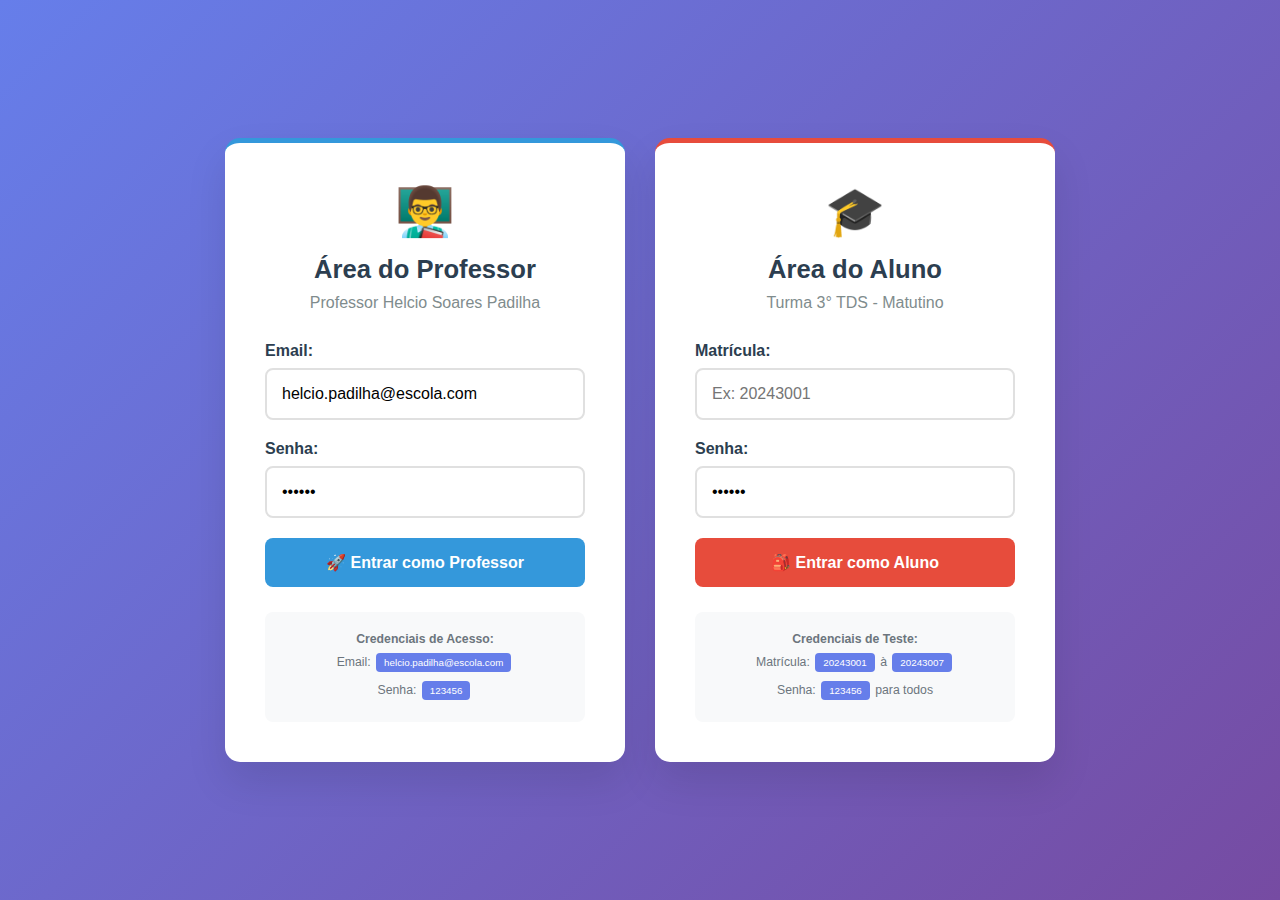
<file: alunos.html>
<!DOCTYPE html>
<html lang="pt-BR">
<head>
    <meta charset="UTF-8">
    <meta name="viewport" content="width=device-width, initial-scale=1.0">
    <title>Alunos - 3° TDS</title>
    <style>
        * {
            margin: 0;
            padding: 0;
            box-sizing: border-box;
        }

        body {
            font-family: 'Segoe UI', Tahoma, Geneva, Verdana, sans-serif;
            background: #f8f9fa;
            min-height: 100vh;
        }

        header {
            background: linear-gradient(135deg, #2c3e50, #34495e);
            color: white;
            padding: 25px 30px;
            box-shadow: 0 4px 15px rgba(0,0,0,0.1);
        }

        .header-content {
            display: flex;
            justify-content: space-between;
            align-items: center;
            flex-wrap: wrap;
            gap: 20px;
            max-width: 1200px;
            margin: 0 auto;
        }

        .header-content h1 {
            margin: 0;
            color: white;
            font-size: 2.2em;
        }

        .header-content p {
            margin: 8px 0 0 0;
            color: #bdc3c7;
        }

        .btn {
            padding: 12px 25px;
            border: none;
            border-radius: 8px;
            font-size: 16px;
            cursor: pointer;
            transition: all 0.3s ease;
            text-decoration: none;
            display: inline-block;
            text-align: center;
        }

        .btn-primary {
            background: #667eea;
            color: white;
        }

        .btn-primary:hover {
            background: #5a6fd8;
            transform: translateY(-2px);
        }

        .btn-secondary {
            background: #95a5a6;
            color: white;
        }

        .btn-secondary:hover {
            background: #7f8c8d;
        }

        .btn-logout {
            background: #e74c3c;
            color: white;
        }

        .main-content {
            padding: 30px;
            max-width: 1200px;
            margin: 0 auto;
        }

        .filters {
            background: white;
            padding: 25px;
            border-radius: 12px;
            margin-bottom: 25px;
            display: flex;
            gap: 20px;
            flex-wrap: wrap;
            align-items: end;
            box-shadow: 0 2px 10px rgba(0,0,0,0.1);
        }

        .filter-group {
            flex: 1;
            min-width: 200px;
        }

        .filter-group label {
            display: block;
            margin-bottom: 8px;
            font-weight: 600;
            color: #2c3e50;
        }

        .filter-group input,
        .filter-group select {
            width: 100%;
            padding: 12px;
            border: 2px solid #e0e0e0;
            border-radius: 8px;
            font-size: 14px;
        }

        .actions {
            margin-bottom: 20px;
        }

        .table-container {
            background: white;
            border-radius: 12px;
            overflow: hidden;
            box-shadow: 0 4px 15px rgba(0,0,0,0.1);
        }

        table {
            width: 100%;
            border-collapse: collapse;
        }

        th {
            background: #34495e;
            color: white;
            padding: 15px;
            text-align: left;
            font-weight: 600;
        }

        td {
            padding: 15px;
            border-bottom: 1px solid #ecf0f1;
        }

        tr:hover {
            background: #f8f9fa;
        }

        .actions-cell {
            display: flex;
            gap: 10px;
        }

        .btn-action {
            background: none;
            border: none;
            font-size: 1.2em;
            cursor: pointer;
            padding: 5px 8px;
            border-radius: 6px;
            transition: background 0.3s;
        }

        .btn-action.edit:hover {
            background: #3498db;
            color: white;
        }

        .btn-action.delete:hover {
            background: #e74c3c;
            color: white;
        }

        .status {
            padding: 6px 12px;
            border-radius: 20px;
            font-size: 0.85em;
            font-weight: 600;
            text-align: center;
            display: inline-block;
            min-width: 80px;
        }

        .status.ativo { 
            background: #d4edda; 
            color: #155724; 
        }

        .status.inativo { 
            background: #f8d7da; 
            color: #721c24; 
        }

        .alert {
            position: fixed;
            top: 20px;
            right: 20px;
            padding: 15px 20px;
            border-radius: 8px;
            z-index: 10000;
            box-shadow: 0 4px 15px rgba(0,0,0,0.2);
            font-weight: 500;
            color: white;
            background: #27ae60;
        }

        @media (max-width: 768px) {
            .filters {
                flex-direction: column;
            }
            
            .filter-group {
                min-width: 100%;
            }
            
            .actions-cell {
                flex-direction: column;
            }
        }
    </style>
</head>
<body>
    <header>
        <div class="header-content">
            <div>
                <h1>🎓 Alunos - 3° TDS</h1>
                <p>7 alunos da turma matutina - Professor Helcio Soares Padilha</p>
            </div>
            <div>
                <a href="index.html" class="btn btn-secondary">🏠 Início</a>
                <button onclick="logout()" class="btn btn-logout">🚪 Sair</button>
            </div>
        </div>
    </header>

    <main class="main-content">
        <div class="filters">
            <div class="filter-group">
                <label for="search">Buscar aluno:</label>
                <input type="text" id="search" placeholder="Digite nome ou matrícula...">
            </div>
            <div class="filter-group">
                <label for="status">Filtrar por status:</label>
                <select id="status">
                    <option value="">Todos os status</option>
                    <option value="Ativo">Ativo</option>
                    <option value="Inativo">Inativo</option>
                </select>
            </div>
            <button onclick="limparFiltros()" class="btn btn-secondary">🔄 Limpar Filtros</button>
        </div>

        <div class="actions">
            <a href="aluno-form.html" class="btn btn-primary">➕ Novo Aluno</a>
        </div>

        <div class="table-container">
            <table id="tabelaAlunos">
                <thead>
                    <tr>
                        <th>Matrícula</th>
                        <th>Nome Completo</th>
                        <th>Status</th>
                        <th>Ações</th>
                    </tr>
                </thead>
                <tbody>
                    <tr>
                        <td><strong>20243001</strong></td>
                        <td>Anna Julia de Lima</td>
                        <td><span class="status ativo">Ativo</span></td>
                        <td class="actions-cell">
                            <a href="aluno-form.html?id=1" class="btn-action edit" title="Editar">✏️</a>
                            <button onclick="excluirAluno(1)" class="btn-action delete" title="Excluir">🗑️</button>
                        </td>
                    </tr>
                    <tr>
                        <td><strong>20243002</strong></td>
                        <td>Adrian Rodrigo</td>
                        <td><span class="status ativo">Ativo</span></td>
                        <td class="actions-cell">
                            <a href="aluno-form.html?id=2" class="btn-action edit" title="Editar">✏️</a>
                            <button onclick="excluirAluno(2)" class="btn-action delete" title="Excluir">🗑️</button>
                        </td>
                    </tr>
                    <tr>
                        <td><strong>20243003</strong></td>
                        <td>Hygor Meireles</td>
                        <td><span class="status ativo">Ativo</span></td>
                        <td class="actions-cell">
                            <a href="aluno-form.html?id=3" class="btn-action edit" title="Editar">✏️</a>
                            <button onclick="excluirAluno(3)" class="btn-action delete" title="Excluir">🗑️</button>
                        </td>
                    </tr>
                    <tr>
                        <td><strong>20243004</strong></td>
                        <td>Pedro Henrique Camargo</td>
                        <td><span class="status ativo">Ativo</span></td>
                        <td class="actions-cell">
                            <a href="aluno-form.html?id=4" class="btn-action edit" title="Editar">✏️</a>
                            <button onclick="excluirAluno(4)" class="btn-action delete" title="Excluir">🗑️</button>
                        </td>
                    </tr>
                    <tr>
                        <td><strong>20243005</strong></td>
                        <td>Emilly Vieira</td>
                        <td><span class="status ativo">Ativo</span></td>
                        <td class="actions-cell">
                            <a href="aluno-form.html?id=5" class="btn-action edit" title="Editar">✏️</a>
                            <button onclick="excluirAluno(5)" class="btn-action delete" title="Excluir">🗑️</button>
                        </td>
                    </tr>
                    <tr>
                        <td><strong>20243006</strong></td>
                        <td>Thiago Tavares</td>
                        <td><span class="status ativo">Ativo</span></td>
                        <td class="actions-cell">
                            <a href="aluno-form.html?id=6" class="btn-action edit" title="Editar">✏️</a>
                            <button onclick="excluirAluno(6)" class="btn-action delete" title="Excluir">🗑️</button>
                        </td>
                    </tr>
                    <tr>
                        <td><strong>20243007</strong></td>
                        <td>Vinicius Fidelis</td>
                        <td><span class="status ativo">Ativo</span></td>
                        <td class="actions-cell">
                            <a href="aluno-form.html?id=7" class="btn-action edit" title="Editar">✏️</a>
                            <button onclick="excluirAluno(7)" class="btn-action delete" title="Excluir">🗑️</button>
                        </td>
                    </tr>
                </tbody>
            </table>
        </div>
    </main>

    <script>
        function showAlert(message, type = 'success') {
            const alertasExistentes = document.querySelectorAll('.alert');
            alertasExistentes.forEach(alert => alert.remove());

            const alert = document.createElement('div');
            alert.className = `alert`;
            alert.textContent = message;
            alert.style.background = type === 'success' ? '#27ae60' : '#e74c3c';
            
            document.body.appendChild(alert);
            
            setTimeout(() => {
                if (alert.parentNode) {
                    alert.remove();
                }
            }, 3000);
        }

        function excluirAluno(id) {
            if (confirm('Tem certeza que deseja excluir este aluno?')) {
                showAlert('Aluno excluído com sucesso!', 'success');
            }
        }

        function limparFiltros() {
            document.getElementById('search').value = '';
            document.getElementById('status').value = '';
            filtrarAlunos();
            showAlert('Filtros limpos!', 'success');
        }

        function logout() {
            if (confirm('Tem certeza que deseja sair?')) {
                localStorage.removeItem('usuarioLogado');
                window.location.href = 'index.html';
            }
        }

        function filtrarAlunos() {
            const searchTerm = document.getElementById('search').value.toLowerCase();
            const statusFilter = document.getElementById('status').value;
            
            const linhas = document.querySelectorAll('#tabelaAlunos tbody tr');
            let encontrouResultados = false;
            
            linhas.forEach(linha => {
                const nome = linha.cells[1].textContent.toLowerCase();
                const matricula = linha.cells[0].textContent.toLowerCase();
                const status = linha.cells[2].querySelector('.status').textContent;
                
                const matchSearch = nome.includes(searchTerm) || matricula.includes(searchTerm);
                const matchStatus = !statusFilter || status === statusFilter;
                
                if (matchSearch && matchStatus) {
                    linha.style.display = '';
                    encontrouResultados = true;
                } else {
                    linha.style.display = 'none';
                }
            });

            // Mostrar mensagem se não encontrar resultados
            const mensagemVazia = document.getElementById('mensagemVazia');
            if (!encontrouResultados) {
                if (!mensagemVazia) {
                    const mensagem = document.createElement('tr');
                    mensagem.id = 'mensagemVazia';
                    mensagem.innerHTML = `
                        <td colspan="4" style="text-align: center; padding: 40px; color: #7f8c8d;">
                            📭 Nenhum aluno encontrado com os filtros atuais
                        </td>
                    `;
                    document.querySelector('#tabelaAlunos tbody').appendChild(mensagem);
                }
            } else if (mensagemVazia) {
                mensagemVazia.remove();
            }
        }

        document.addEventListener('DOMContentLoaded', function() {
            const usuarioLogado = localStorage.getItem('usuarioLogado');
            if (!usuarioLogado) {
                window.location.href = 'index.html';
                return;
            }

            document.getElementById('search').addEventListener('input', filtrarAlunos);
            document.getElementById('status').addEventListener('change', filtrarAlunos);
        });
    </script>
</body>
</html>
</file>
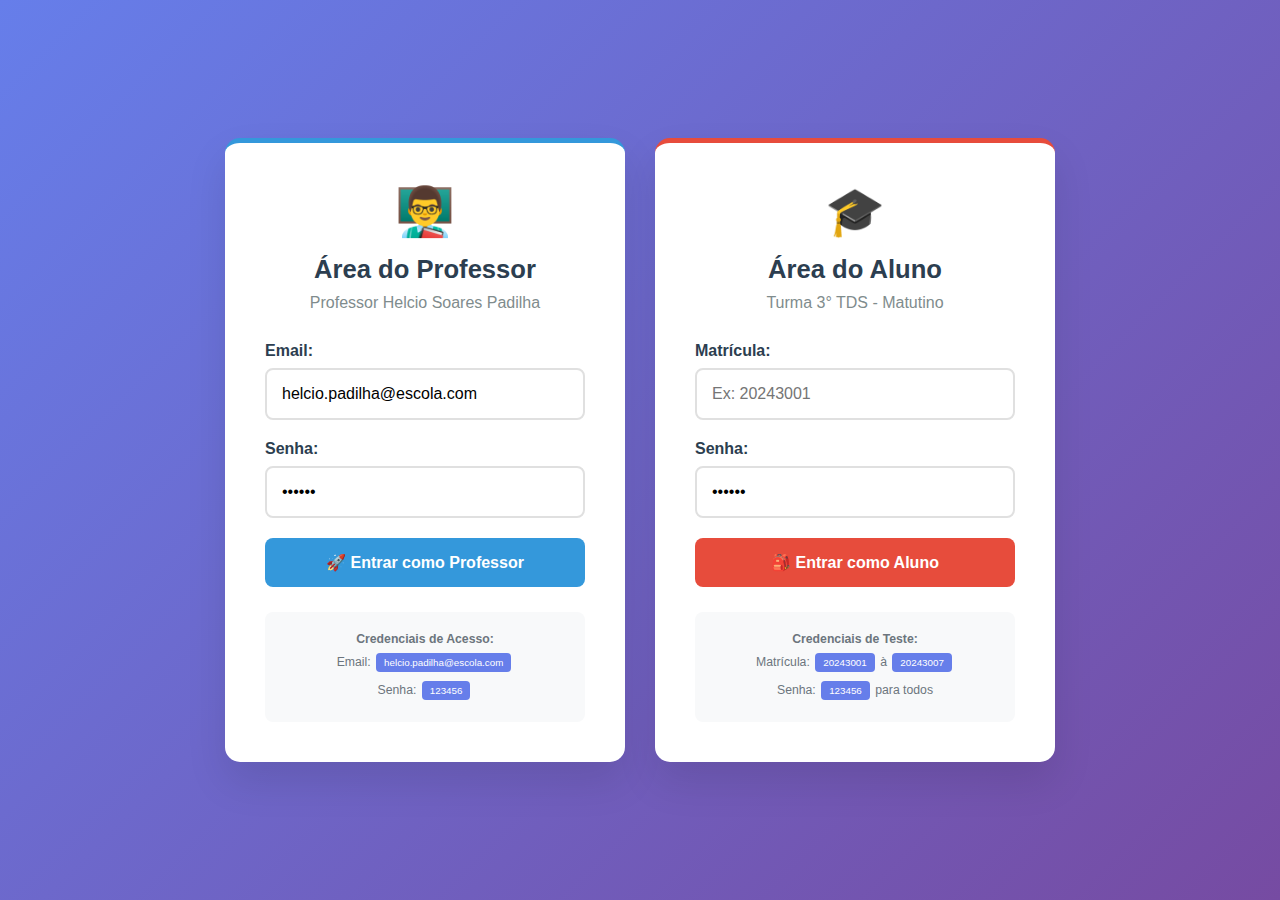
<file: disciplina-form.html>
<!DOCTYPE html>
<html lang="pt-BR">
<head>
    <meta charset="UTF-8">
    <meta name="viewport" content="width=device-width, initial-scale=1.0">
    <title>Cadastrar Disciplina - Controle de Turmas</title>
    <style>
        * {
            margin: 0;
            padding: 0;
            box-sizing: border-box;
        }

        body {
            font-family: 'Segoe UI', Tahoma, Geneva, Verdana, sans-serif;
            background: #f8f9fa;
            min-height: 100vh;
        }

        header {
            background: linear-gradient(135deg, #2c3e50, #34495e);
            color: white;
            padding: 25px 30px;
            box-shadow: 0 4px 15px rgba(0,0,0,0.1);
        }

        .header-content {
            display: flex;
            justify-content: space-between;
            align-items: center;
            flex-wrap: wrap;
            gap: 20px;
            max-width: 1200px;
            margin: 0 auto;
        }

        .header-content h1 {
            margin: 0;
            color: white;
            font-size: 2.2em;
        }

        .header-content p {
            margin: 8px 0 0 0;
            color: #bdc3c7;
        }

        .btn {
            padding: 12px 25px;
            border: none;
            border-radius: 8px;
            font-size: 16px;
            cursor: pointer;
            transition: all 0.3s ease;
            text-decoration: none;
            display: inline-block;
            text-align: center;
        }

        .btn-primary {
            background: #667eea;
            color: white;
        }

        .btn-primary:hover {
            background: #5a6fd8;
            transform: translateY(-2px);
        }

        .btn-secondary {
            background: #95a5a6;
            color: white;
        }

        .btn-secondary:hover {
            background: #7f8c8d;
        }

        .btn-logout {
            background: #e74c3c;
            color: white;
        }

        .main-content {
            padding: 30px;
            display: flex;
            justify-content: center;
            align-items: flex-start;
            min-height: calc(100vh - 140px);
        }

        .form-container {
            background: white;
            padding: 40px;
            border-radius: 12px;
            box-shadow: 0 4px 15px rgba(0,0,0,0.1);
            width: 100%;
            max-width: 600px;
        }

        .form-row {
            display: grid;
            grid-template-columns: 1fr 1fr;
            gap: 20px;
        }

        .form-group {
            margin-bottom: 20px;
        }

        .form-group label {
            display: block;
            margin-bottom: 8px;
            font-weight: 600;
            color: #2c3e50;
        }

        .form-group input,
        .form-group select {
            width: 100%;
            padding: 12px;
            border: 2px solid #e0e0e0;
            border-radius: 8px;
            font-size: 16px;
            transition: border-color 0.3s;
        }

        .form-group input:focus,
        .form-group select:focus {
            outline: none;
            border-color: #667eea;
        }

        .form-actions {
            display: flex;
            gap: 15px;
            margin-top: 30px;
            padding-top: 20px;
            border-top: 1px solid #ecf0f1;
        }

        .alert {
            position: fixed;
            top: 20px;
            right: 20px;
            padding: 15px 20px;
            border-radius: 8px;
            z-index: 10000;
            box-shadow: 0 4px 15px rgba(0,0,0,0.2);
            font-weight: 500;
            color: white;
            background: #27ae60;
        }

        @media (max-width: 768px) {
            .form-row {
                grid-template-columns: 1fr;
            }
            
            .form-actions {
                flex-direction: column;
            }
        }
    </style>
</head>
<body>
    <header>
        <div class="header-content">
            <div>
                <h1>📖 Cadastrar Disciplina</h1>
                <p>Adicione uma nova disciplina ao sistema</p>
            </div>
            <div>
                <a href="disciplinas.html" class="btn btn-secondary">← Voltar</a>
                <button onclick="logout()" class="btn btn-logout">🚪 Sair</button>
            </div>
        </div>
    </header>

    <main class="main-content">
        <div class="form-container">
            <form id="formDisciplina" onsubmit="salvarDisciplina(event)">
                <div class="form-row">
                    <div class="form-group">
                        <label for="codigo">Código da Disciplina *</label>
                        <input type="text" id="codigo" required placeholder="Ex: MAT-001">
                    </div>

                    <div class="form-group">
                        <label for="nome">Nome da Disciplina *</label>
                        <input type="text" id="nome" required placeholder="Ex: Matemática">
                    </div>
                </div>

                <div class="form-row">
                    <div class="form-group">
                        <label for="cargaHoraria">Carga Horária (horas) *</label>
                        <input type="number" id="cargaHoraria" required min="20" max="200" placeholder="80">
                    </div>

                    <div class="form-group">
                        <label for="professor">Professor *</label>
                        <input type="text" id="professor" required placeholder="Nome do professor">
                    </div>
                </div>

                <div class="form-row">
                    <div class="form-group">
                        <label for="turma">Turma *</label>
                        <select id="turma" required>
                            <option value="">Selecione uma turma...</option>
                            <option value="1º Ano A">1º Ano A</option>
                            <option value="2º Ano B">2º Ano B</option>
                            <option value="3º Ano C">3º Ano C</option>
                        </select>
                    </div>

                    <div class="form-group">
                        <label for="status">Status *</label>
                        <select id="status" required>
                            <option value="Ativa">Ativa</option>
                            <option value="Inativa">Inativa</option>
                        </select>
                    </div>
                </div>

                <div class="form-actions">
                    <button type="submit" class="btn btn-primary">💾 Salvar Disciplina</button>
                    <a href="disciplinas.html" class="btn btn-secondary">Cancelar</a>
                </div>
            </form>
        </div>
    </main>

    <script>
        function showAlert(message, type = 'success') {
            const alertasExistentes = document.querySelectorAll('.alert');
            alertasExistentes.forEach(alert => alert.remove());

            const alert = document.createElement('div');
            alert.className = `alert`;
            alert.textContent = message;
            alert.style.background = type === 'success' ? '#27ae60' : '#e74c3c';
            
            document.body.appendChild(alert);
            
            setTimeout(() => {
                if (alert.parentNode) {
                    alert.remove();
                }
            }, 3000);
        }

        function salvarDisciplina(event) {
            event.preventDefault();
            showAlert('Disciplina salva com sucesso!', 'success');
            setTimeout(() => {
                window.location.href = 'disciplinas.html';
            }, 1500);
        }

        function logout() {
            if (confirm('Tem certeza que deseja sair?')) {
                localStorage.removeItem('usuarioLogado');
                window.location.href = 'index.html';
            }
        }

        document.addEventListener('DOMContentLoaded', function() {
            const usuarioLogado = localStorage.getItem('usuarioLogado');
            if (!usuarioLogado) {
                window.location.href = 'index.html';
            }
        });
    </script>
</body>
</html>
</file>
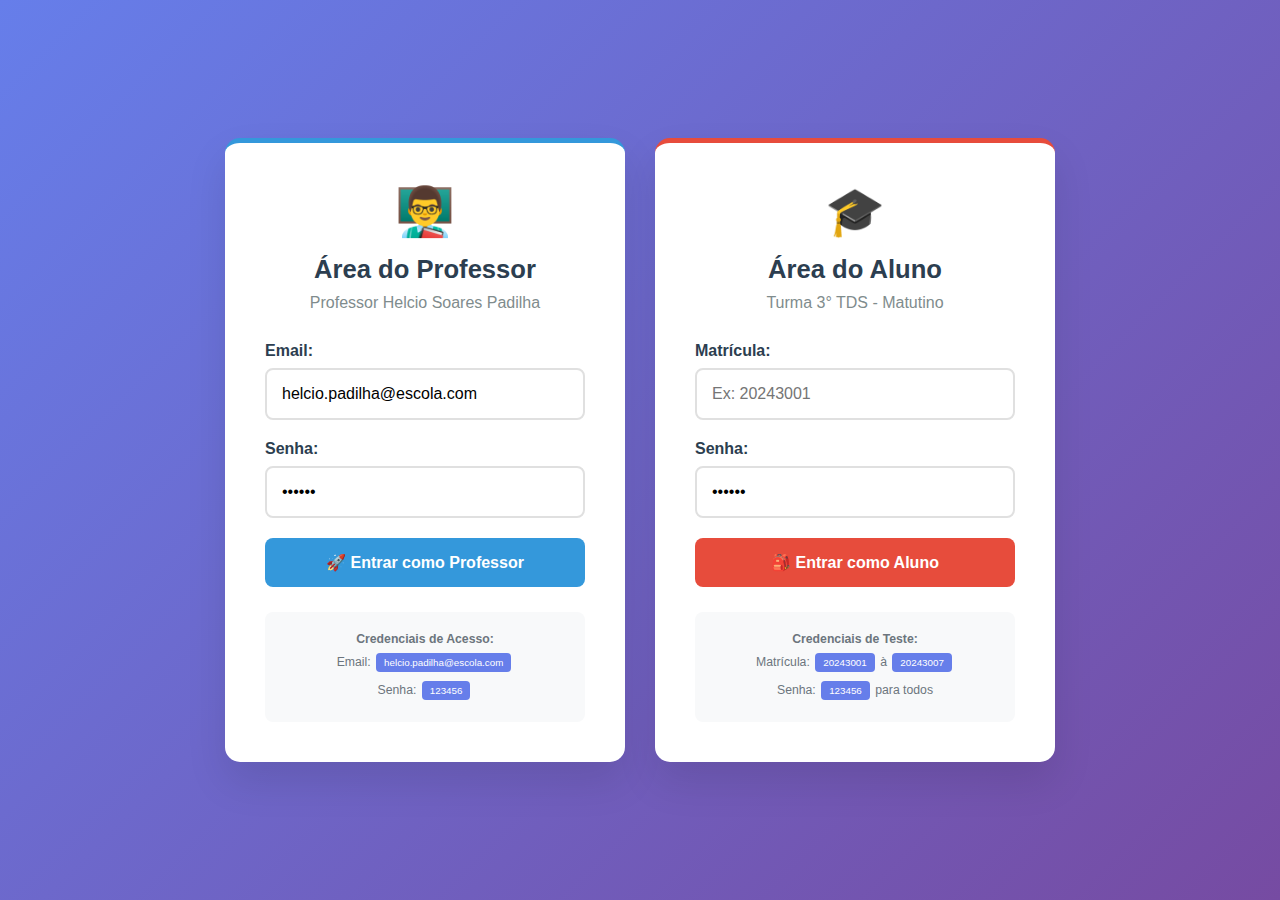
<file: disciplinas.html>
<!DOCTYPE html>
<html lang="pt-BR">
<head>
    <meta charset="UTF-8">
    <meta name="viewport" content="width=device-width, initial-scale=1.0">
    <title>Disciplinas - 3° TDS</title>
    <style>
        * {
            margin: 0;
            padding: 0;
            box-sizing: border-box;
        }

        body {
            font-family: 'Segoe UI', Tahoma, Geneva, Verdana, sans-serif;
            background: #f8f9fa;
            min-height: 100vh;
        }

        header {
            background: linear-gradient(135deg, #2c3e50, #34495e);
            color: white;
            padding: 25px 30px;
            box-shadow: 0 4px 15px rgba(0,0,0,0.1);
        }

        .header-content {
            display: flex;
            justify-content: space-between;
            align-items: center;
            flex-wrap: wrap;
            gap: 20px;
            max-width: 1200px;
            margin: 0 auto;
        }

        .header-content h1 {
            margin: 0;
            color: white;
            font-size: 2.2em;
        }

        .header-content p {
            margin: 8px 0 0 0;
            color: #bdc3c7;
        }

        .btn {
            padding: 12px 25px;
            border: none;
            border-radius: 8px;
            font-size: 16px;
            cursor: pointer;
            transition: all 0.3s ease;
            text-decoration: none;
            display: inline-block;
            text-align: center;
        }

        .btn-primary {
            background: #667eea;
            color: white;
        }

        .btn-primary:hover {
            background: #5a6fd8;
            transform: translateY(-2px);
        }

        .btn-secondary {
            background: #95a5a6;
            color: white;
        }

        .btn-secondary:hover {
            background: #7f8c8d;
        }

        .btn-logout {
            background: #e74c3c;
            color: white;
        }

        .main-content {
            padding: 30px;
            max-width: 1200px;
            margin: 0 auto;
        }

        .filters {
            background: white;
            padding: 25px;
            border-radius: 12px;
            margin-bottom: 25px;
            display: flex;
            gap: 20px;
            flex-wrap: wrap;
            align-items: end;
            box-shadow: 0 2px 10px rgba(0,0,0,0.1);
        }

        .filter-group {
            flex: 1;
            min-width: 200px;
        }

        .filter-group label {
            display: block;
            margin-bottom: 8px;
            font-weight: 600;
            color: #2c3e50;
        }

        .filter-group input,
        .filter-group select {
            width: 100%;
            padding: 12px;
            border: 2px solid #e0e0e0;
            border-radius: 8px;
            font-size: 14px;
        }

        .actions {
            margin-bottom: 20px;
        }

        .table-container {
            background: white;
            border-radius: 12px;
            overflow: hidden;
            box-shadow: 0 4px 15px rgba(0,0,0,0.1);
        }

        table {
            width: 100%;
            border-collapse: collapse;
        }

        th {
            background: #34495e;
            color: white;
            padding: 15px;
            text-align: left;
            font-weight: 600;
        }

        td {
            padding: 15px;
            border-bottom: 1px solid #ecf0f1;
        }

        tr:hover {
            background: #f8f9fa;
        }

        .actions-cell {
            display: flex;
            gap: 10px;
        }

        .btn-action {
            background: none;
            border: none;
            font-size: 1.2em;
            cursor: pointer;
            padding: 5px 8px;
            border-radius: 6px;
            transition: background 0.3s;
        }

        .btn-action.edit:hover {
            background: #3498db;
            color: white;
        }

        .btn-action.delete:hover {
            background: #e74c3c;
            color: white;
        }

        .status {
            padding: 6px 12px;
            border-radius: 20px;
            font-size: 0.85em;
            font-weight: 600;
        }

        .status.ativa { 
            background: #d4edda; 
            color: #155724; 
        }

        .status.inativa { 
            background: #f8d7da; 
            color: #721c24; 
        }

        .alert {
            position: fixed;
            top: 20px;
            right: 20px;
            padding: 15px 20px;
            border-radius: 8px;
            z-index: 10000;
            box-shadow: 0 4px 15px rgba(0,0,0,0.2);
            font-weight: 500;
            color: white;
            background: #27ae60;
        }

        @media (max-width: 768px) {
            .filters {
                flex-direction: column;
            }
            
            .filter-group {
                min-width: 100%;
            }
            
            .actions-cell {
                flex-direction: column;
            }
        }
    </style>
</head>
<body>
    <header>
        <div class="header-content">
            <div>
                <h1>📖 Disciplinas - 3° TDS</h1>
                <p>Matérias da turma - Professor Helcio Soares Padilha</p>
            </div>
            <div>
                <a href="index.html" class="btn btn-secondary">🏠 Início</a>
                <button onclick="logout()" class="btn btn-logout">🚪 Sair</button>
            </div>
        </div>
    </header>

    <main class="main-content">
        <div class="filters">
            <div class="filter-group">
                <label for="search">Buscar disciplina:</label>
                <input type="text" id="search" placeholder="Digite nome ou código...">
            </div>
            <div class="filter-group">
                <label for="status">Filtrar por status:</label>
                <select id="status">
                    <option value="">Todos os status</option>
                    <option value="Ativa">Ativa</option>
                    <option value="Inativa">Inativa</option>
                </select>
            </div>
            <button onclick="limparFiltros()" class="btn btn-secondary">🔄 Limpar</button>
        </div>

        <div class="actions">
            <a href="disciplina-form.html" class="btn btn-primary">➕ Nova Disciplina</a>
        </div>

        <div class="table-container">
            <table id="tabelaDisciplinas">
                <thead>
                    <tr>
                        <th>Código</th>
                        <th>Nome</th>
                        <th>Professor</th>
                        <th>Carga Horária</th>
                        <th>Status</th>
                        <th>Ações</th>
                    </tr>
                </thead>
                <tbody>
                    <tr>
                        <td><strong>TDS-301</strong></td>
                        <td>Programação no Desenvolvimento de Sistemas</td>
                        <td>Helcio Soares Padilha</td>
                        <td>80h</td>
                        <td><span class="status ativa">Ativa</span></td>
                        <td class="actions-cell">
                            <a href="disciplina-form.html?id=1" class="btn-action edit" title="Editar">✏️</a>
                            <button onclick="excluirDisciplina(1)" class="btn-action delete" title="Excluir">🗑️</button>
                        </td>
                    </tr>
                    <tr>
                        <td><strong>TDS-302</strong></td>
                        <td>Banco de Dados</td>
                        <td>Helcio Soares Padilha</td>
                        <td>60h</td>
                        <td><span class="status ativa">Ativa</span></td>
                        <td class="actions-cell">
                            <a href="disciplina-form.html?id=2" class="btn-action edit" title="Editar">✏️</a>
                            <button onclick="excluirDisciplina(2)" class="btn-action delete" title="Excluir">🗑️</button>
                        </td>
                    </tr>
                    <tr>
                        <td><strong>TDS-303</strong></td>
                        <td>Programação Mobile</td>
                        <td>Helcio Soares Padilha</td>
                        <td>40h</td>
                        <td><span class="status ativa">Ativa</span></td>
                        <td class="actions-cell">
                            <a href="disciplina-form.html?id=3" class="btn-action edit" title="Editar">✏️</a>
                            <button onclick="excluirDisciplina(3)" class="btn-action delete" title="Excluir">🗑️</button>
                        </td>
                    </tr>
                    <tr>
                        <td><strong>TDS-304</strong></td>
                        <td>Computação Gráfica</td>
                        <td>Helcio Soares Padilha</td>
                        <td>50h</td>
                        <td><span class="status ativa">Ativa</span></td>
                        <td class="actions-cell">
                            <a href="disciplina-form.html?id=4" class="btn-action edit" title="Editar">✏️</a>
                            <button onclick="excluirDisciplina(4)" class="btn-action delete" title="Excluir">🗑️</button>
                        </td>
                    </tr>
                    <tr>
                        <td><strong>TDS-305</strong></td>
                        <td>Engenharia de Software</td>
                        <td>Helcio Soares Padilha</td>
                        <td>45h</td>
                        <td><span class="status ativa">Ativa</span></td>
                        <td class="actions-cell">
                            <a href="disciplina-form.html?id=5" class="btn-action edit" title="Editar">✏️</a>
                            <button onclick="excluirDisciplina(5)" class="btn-action delete" title="Excluir">🗑️</button>
                        </td>
                    </tr>
                </tbody>
            </table>
        </div>
    </main>

    <script>
        function showAlert(message, type = 'success') {
            const alertasExistentes = document.querySelectorAll('.alert');
            alertasExistentes.forEach(alert => alert.remove());

            const alert = document.createElement('div');
            alert.className = `alert`;
            alert.textContent = message;
            alert.style.background = type === 'success' ? '#27ae60' : '#e74c3c';
            
            document.body.appendChild(alert);
            
            setTimeout(() => {
                if (alert.parentNode) {
                    alert.remove();
                }
            }, 3000);
        }

        function excluirDisciplina(id) {
            if (confirm('Tem certeza que deseja excluir esta disciplina?')) {
                showAlert('Disciplina excluída com sucesso!', 'success');
            }
        }

        function limparFiltros() {
            document.getElementById('search').value = '';
            document.getElementById('status').value = '';
            filtrarDisciplinas();
            showAlert('Filtros limpos!', 'success');
        }

        function logout() {
            if (confirm('Tem certeza que deseja sair?')) {
                localStorage.removeItem('usuarioLogado');
                window.location.href = 'index.html';
            }
        }

        function filtrarDisciplinas() {
            const searchTerm = document.getElementById('search').value.toLowerCase();
            const statusFilter = document.getElementById('status').value;
            
            const linhas = document.querySelectorAll('#tabelaDisciplinas tbody tr');
            let encontrouResultados = false;
            
            linhas.forEach(linha => {
                const nome = linha.cells[1].textContent.toLowerCase();
                const codigo = linha.cells[0].textContent.toLowerCase();
                const status = linha.cells[4].querySelector('.status').textContent;
                
                const matchSearch = nome.includes(searchTerm) || codigo.includes(searchTerm);
                const matchStatus = !statusFilter || status === statusFilter;
                
                if (matchSearch && matchStatus) {
                    linha.style.display = '';
                    encontrouResultados = true;
                } else {
                    linha.style.display = 'none';
                }
            });

            const mensagemVazia = document.getElementById('mensagemVazia');
            if (!encontrouResultados) {
                if (!mensagemVazia) {
                    const mensagem = document.createElement('tr');
                    mensagem.id = 'mensagemVazia';
                    mensagem.innerHTML = `
                        <td colspan="6" style="text-align: center; padding: 40px; color: #7f8c8d;">
                            📭 Nenhuma disciplina encontrada com os filtros atuais
                        </td>
                    `;
                    document.querySelector('#tabelaDisciplinas tbody').appendChild(mensagem);
                }
            } else if (mensagemVazia) {
                mensagemVazia.remove();
            }
        }

        document.addEventListener('DOMContentLoaded', function() {
            const usuarioLogado = localStorage.getItem('usuarioLogado');
            if (!usuarioLogado) {
                window.location.href = 'index.html';
                return;
            }

            document.getElementById('search').addEventListener('input', filtrarDisciplinas);
            document.getElementById('status').addEventListener('change', filtrarDisciplinas);
        });
    </script>
</body>
</html>
</file>
<file: style.css>
* {
    margin: 0;
    padding: 0;
    box-sizing: border-box;
}

body {
    font-family: 'Segoe UI', Tahoma, Geneva, Verdana, sans-serif;
    background: linear-gradient(135deg, #667eea 0%, #764ba2 100%);
    min-height: 100vh;
    padding: 20px;
}

.container {
    max-width: 1200px;
    margin: 0 auto;
    background: rgb(0, 132, 255);
    border-radius: 15px;
    box-shadow: 0 10px 30px rgba(0,0,0,0.2);
    overflow: hidden;
    min-height: calc(100vh - 40px);
    display: flex;
    flex-direction: column;
}

header {
    background: linear-gradient(135deg, #2c3e50, #34495e);
    color: white;
    padding: 30px;
    text-align: center;
}

header h1 {
    font-size: 2.5em;
    margin-bottom: 10px;
}

.menu-grid {
    display: grid;
    grid-template-columns: repeat(auto-fit, minmax(250px, 1fr));
    gap: 20px;
    padding: 30px;
    flex: 1;
}

.menu-card {
    background: white;
    border: 2px solid #e0e0e0;
    border-radius: 12px;
    padding: 30px 20px;
    text-decoration: none;
    color: #333;
    text-align: center;
    transition: all 0.3s ease;
    box-shadow: 0 4px 15px rgba(0,0,0,0.1);
}

.menu-card:hover {
    transform: translateY(-5px);
    border-color: #ff0000;
    box-shadow: 0 8px 25px rgba(102, 126, 234, 0.3);
}

.menu-card .icon {
    font-size: 3em;
    margin-bottom: 15px;
}

.menu-card h3 {
    font-size: 1.4em;
    margin-bottom: 10px;
    color: #2c3e50;
}

.menu-card p {
    color: #7f8c8d;
    font-size: 0.9em;
}

/* Tabelas */
.table-container {
    overflow-x: auto;
    margin: 20px 0;
}

table {
    width: 100%;
    border-collapse: collapse;
    background: white;
    border-radius: 8px;
    overflow: hidden;
    box-shadow: 0 4px 15px rgba(0,0,0,0.1);
}

th, td {
    padding: 15px;
    text-align: left;
    border-bottom: 1px solid #ecf0f1;
}

th {
    background: #34495e;
    color: white;
    font-weight: 600;
}

tr:hover {
    background: #f8f9fa;
}

/* Formulários */
.form-container {
    max-width: 600px;
    margin: 0 auto;
    padding: 30px;
}

.form-group {
    margin-bottom: 20px;
}

label {
    display: block;
    margin-bottom: 8px;
    font-weight: 600;
    color: #2c3e50;
}

input, select, textarea {
    width: 100%;
    padding: 12px;
    border: 2px solid #bdc3c7;
    border-radius: 8px;
    font-size: 16px;
    transition: border-color 0.3s ease;
}

input:focus, select:focus, textarea:focus {
    outline: none;
    border-color: #667eea;
}

/* Botões */
.btn {
    padding: 12px 25px;
    border: none;
    border-radius: 8px;
    font-size: 16px;
    cursor: pointer;
    transition: all 0.3s ease;
    text-decoration: none;
    display: inline-block;
    text-align: center;
}

.btn-primary {
    background: #667eea;
    color: white;
}

.btn-primary:hover {
    background: #5a6fd8;
    transform: translateY(-2px);
}

.btn-secondary {
    background: #95a5a6;
    color: white;
}

.btn-danger {
    background: #e74c3c;
    color: white;
}

.btn-success {
    background: #27ae60;
    color: white;
}

/* Filtros */
.filters {
    background: #f8f9fa;
    padding: 20px;
    border-radius: 8px;
    margin-bottom: 20px;
    display: flex;
    gap: 15px;
    flex-wrap: wrap;
    align-items: end;
}

.filter-group {
    flex: 1;
    min-width: 200px;
}

/* Footer */
footer {
    background: #ecf0f1;
    padding: 20px;
    text-align: center;
    margin-top: auto;
}

.btn-logout {
    background: #e74c3c;
    color: white;
    border: none;
    padding: 10px 20px;
    border-radius: 6px;
    cursor: pointer;
}

/* Responsivo */
@media (max-width: 768px) {
    .menu-grid {
        grid-template-columns: 1fr;
        padding: 20px;
    }
    
    .filters {
        flex-direction: column;
    }
    
    .filter-group {
        min-width: 100%;
    }
}

.header-content {
    display: flex;
    justify-content: space-between;
    align-items: center;
    flex-wrap: wrap;
    gap: 15px;
}

.header-content h1 {
    margin: 0;
}

.header-content p {
    margin: 5px 0 0 0;
    color: #bdc3c7;
}

.btn-logout-header {
    white-space: nowrap;
}
</file>
